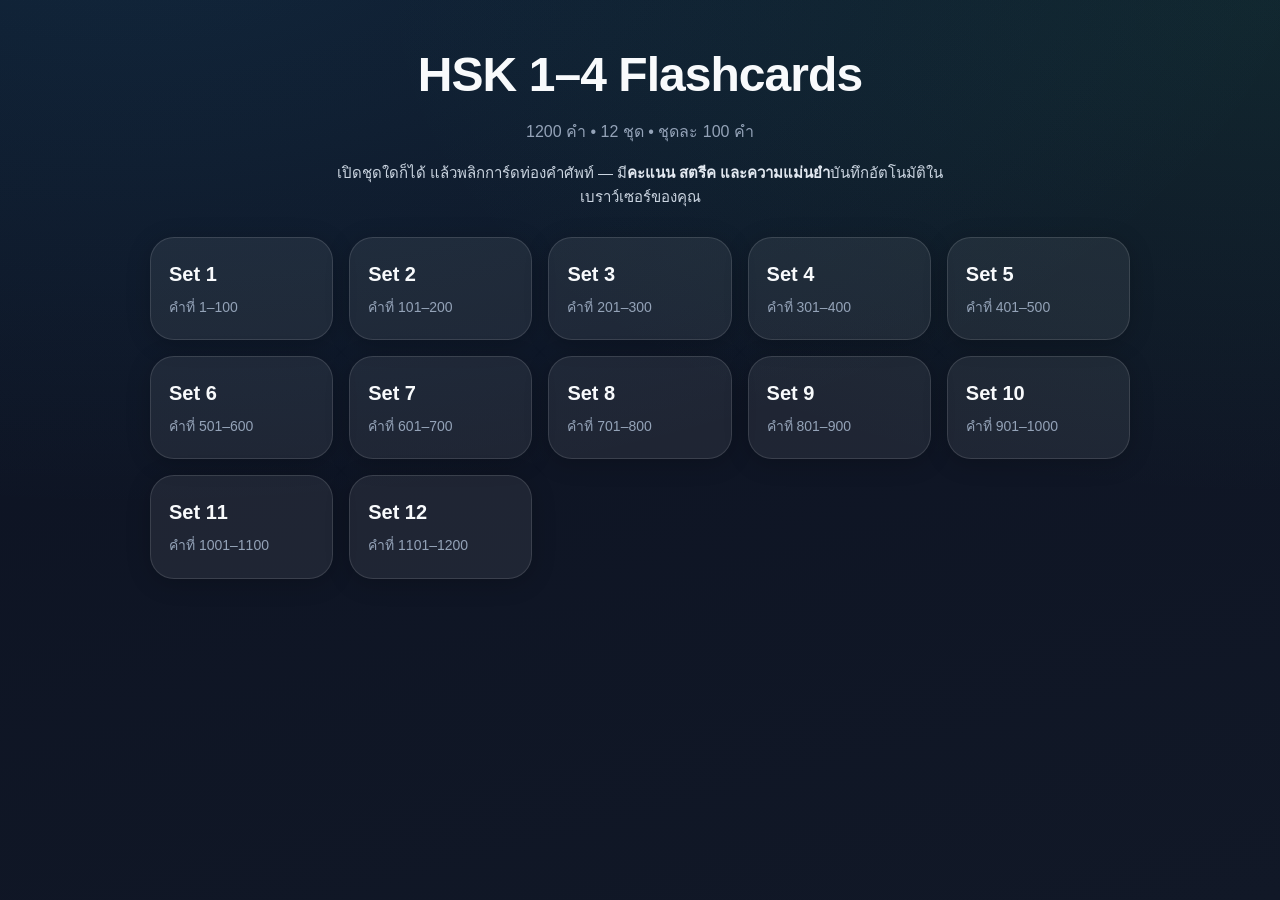
<file: index.html>
<!DOCTYPE html>
<html lang="th">
  <head>
    <meta charset="UTF-8" />
    <meta name="viewport" content="width=device-width, initial-scale=1.0" />
    <title>HSK 1–4 Flashcards 1200</title>
    <link rel="stylesheet" href="assets/style.css" />
  </head>
  <body>
    <header>
      <h1>HSK 1–4 Flashcards</h1>
      <div class="subtitle">1200 คำ • 12 ชุด • ชุดละ 100 คำ</div>
      <p class="home-lead">
        เปิดชุดใดก็ได้ แล้วพลิกการ์ดท่องคำศัพท์ — มี<strong>คะแนน สตรีค และความแม่นยำ</strong>บันทึกอัตโนมัติในเบราว์เซอร์ของคุณ
      </p>
    </header>
    <main class="container">
      <div class="grid">
        <a class="set-link" href="set1.html">
          <div class="set-title">Set 1</div>
          <div class="set-desc">คำที่ 1–100</div>
        </a>
        <a class="set-link" href="set2.html">
          <div class="set-title">Set 2</div>
          <div class="set-desc">คำที่ 101–200</div>
        </a>
        <a class="set-link" href="set3.html">
          <div class="set-title">Set 3</div>
          <div class="set-desc">คำที่ 201–300</div>
        </a>
        <a class="set-link" href="set4.html">
          <div class="set-title">Set 4</div>
          <div class="set-desc">คำที่ 301–400</div>
        </a>
        <a class="set-link" href="set5.html">
          <div class="set-title">Set 5</div>
          <div class="set-desc">คำที่ 401–500</div>
        </a>
        <a class="set-link" href="set6.html">
          <div class="set-title">Set 6</div>
          <div class="set-desc">คำที่ 501–600</div>
        </a>
        <a class="set-link" href="set7.html">
          <div class="set-title">Set 7</div>
          <div class="set-desc">คำที่ 601–700</div>
        </a>
        <a class="set-link" href="set8.html">
          <div class="set-title">Set 8</div>
          <div class="set-desc">คำที่ 701–800</div>
        </a>
        <a class="set-link" href="set9.html">
          <div class="set-title">Set 9</div>
          <div class="set-desc">คำที่ 801–900</div>
        </a>
        <a class="set-link" href="set10.html">
          <div class="set-title">Set 10</div>
          <div class="set-desc">คำที่ 901–1000</div>
        </a>
        <a class="set-link" href="set11.html">
          <div class="set-title">Set 11</div>
          <div class="set-desc">คำที่ 1001–1100</div>
        </a>
        <a class="set-link" href="set12.html">
          <div class="set-title">Set 12</div>
          <div class="set-desc">คำที่ 1101–1200</div>
        </a>
      </div>
    </main>
  </body>
</html>
</file>
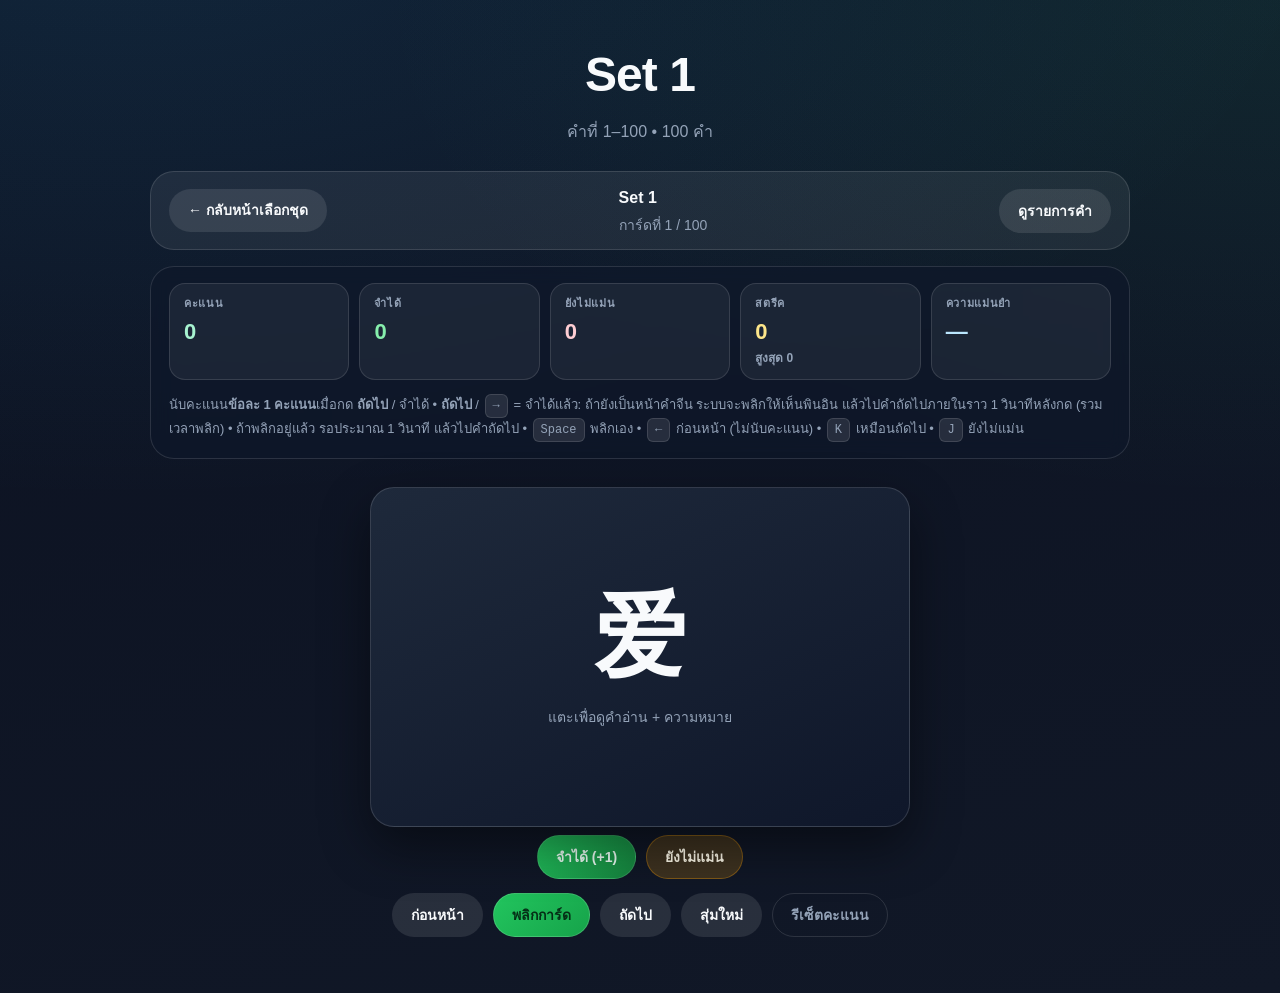
<file: set1.html>
<!DOCTYPE html><html lang="th"><head><meta charset="UTF-8"><meta name="viewport" content="width=device-width, initial-scale=1.0"><title>HSK Flashcards - Set 1</title><link rel="stylesheet" href="assets/style.css"></head><body><header><h1>Set 1</h1><div class="subtitle">คำที่ 1–100 • 100 คำ</div></header><main class="container"><div class="topbar"><a class="back-link" href="index.html">← กลับหน้าเลือกชุด</a><div><strong>Set 1</strong><div class="progress" id="progress"></div></div><button class="btn" onclick="toggleList()">ดูรายการคำ</button></div><section class="card-area"><div class="card" id="card" onclick="flipCard()"><div class="inner"><div class="front"><div class="hanzi" id="frontWord"></div><div class="subtitle">แตะเพื่อดูคำอ่าน + ความหมาย</div></div><div class="back"><div class="pinyin" id="backPinyin"></div><div class="meaning" id="backMeaning"></div></div></div></div></section><div class="controls"><button class="btn" onclick="prevCard()">ก่อนหน้า</button><button class="btn primary" onclick="flipCard()">พลิกการ์ด</button><button class="btn" onclick="nextCard()">ถัดไป</button><button class="btn" onclick="shuffleCards()">สุ่มใหม่</button></div><div id="wordList" class="word-list hidden"></div></main><script>const words = [
  {
    "word": "爱",
    "pinyin": "ài",
    "meaning": "ชอบ"
  },
  {
    "word": "八",
    "pinyin": "bā",
    "meaning": "แปด"
  },
  {
    "word": "爸爸",
    "pinyin": "bàba",
    "meaning": "พ่อ"
  },
  {
    "word": "杯子",
    "pinyin": "bēizi",
    "meaning": "ถ้วย, แก้ว"
  },
  {
    "word": "北京",
    "pinyin": "Běijīng",
    "meaning": "ปักกิ่ง"
  },
  {
    "word": "本",
    "pinyin": "běn",
    "meaning": "สมุด"
  },
  {
    "word": "不客气",
    "pinyin": "búkèqi",
    "meaning": "ไม่เป็นไร (ตอบรับเมื่ออีกฝ่ายขอบคุณ)"
  },
  {
    "word": "不",
    "pinyin": "bù",
    "meaning": "ไม่"
  },
  {
    "word": "菜",
    "pinyin": "cài",
    "meaning": "กับข้าว"
  },
  {
    "word": "茶",
    "pinyin": "chá",
    "meaning": "น้าชา, ใบชา"
  },
  {
    "word": "吃",
    "pinyin": "chī",
    "meaning": "กิน"
  },
  {
    "word": "出租车",
    "pinyin": "chūzūchē",
    "meaning": "รถแท็กซี่"
  },
  {
    "word": "打电话",
    "pinyin": "dǎ diànhuà",
    "meaning": "โทรศัพท์"
  },
  {
    "word": "大",
    "pinyin": "dà",
    "meaning": "ใหญ่"
  },
  {
    "word": "的",
    "pinyin": "de",
    "meaning": "ใช้เน้นความ"
  },
  {
    "word": "点",
    "pinyin": "diǎn",
    "meaning": "สั่ง (อาหาร)"
  },
  {
    "word": "电脑",
    "pinyin": "diànnǎo",
    "meaning": "คอมพิวเตอร์"
  },
  {
    "word": "电视",
    "pinyin": "diànshì",
    "meaning": "โทรทัศน์"
  },
  {
    "word": "电影",
    "pinyin": "diànyǐng",
    "meaning": "ภาพยนตร์"
  },
  {
    "word": "东西",
    "pinyin": "dōngxi",
    "meaning": "สิ่งของ"
  },
  {
    "word": "都",
    "pinyin": "dōu",
    "meaning": "ใช้เน้นความ"
  },
  {
    "word": "读",
    "pinyin": "dú",
    "meaning": "อ่าน"
  },
  {
    "word": "对不起",
    "pinyin": "duìbuqǐ ขอโทษ 甲：～。乙：没关系。",
    "meaning": "มาก"
  },
  {
    "word": "多",
    "pinyin": "duō",
    "meaning": "แค่ไหน, เท่าไหร่"
  },
  {
    "word": "多少",
    "pinyin": "duōshao",
    "meaning": "เท่าไหร่"
  },
  {
    "word": "儿子",
    "pinyin": "érzi",
    "meaning": "ลูกชาย"
  },
  {
    "word": "二",
    "pinyin": "èr",
    "meaning": "สอง"
  },
  {
    "word": "饭店",
    "pinyin": "fàndiàn",
    "meaning": "ร้านอาหาร, โรงแรม"
  },
  {
    "word": "飞机",
    "pinyin": "fēijī",
    "meaning": "เครื่องบิน"
  },
  {
    "word": "分钟",
    "pinyin": "fēnzhōng",
    "meaning": "นาที"
  },
  {
    "word": "高兴",
    "pinyin": "gāoxìng",
    "meaning": "ดีใจ"
  },
  {
    "word": "个",
    "pinyin": "gè",
    "meaning": "คน, อัน (ลักษณนาม)"
  },
  {
    "word": "工作",
    "pinyin": "gōngzuò",
    "meaning": "ท้างาน"
  },
  {
    "word": "汉语",
    "pinyin": "Hànyǔ",
    "meaning": "ภาษาจีน"
  },
  {
    "word": "好",
    "pinyin": "hǎo ได้ (ค้าแสดงการขานตอบ) 你听我说，～吗？",
    "meaning": "มาก"
  },
  {
    "word": "号",
    "pinyin": "hào",
    "meaning": "หมายเลข"
  },
  {
    "word": "喝",
    "pinyin": "hē",
    "meaning": "ดื่ม"
  },
  {
    "word": "和",
    "pinyin": "hé",
    "meaning": "กับ"
  },
  {
    "word": "很",
    "pinyin": "hěn",
    "meaning": "มาก"
  },
  {
    "word": "后面",
    "pinyin": "hòumiàn",
    "meaning": "ต่อไป, ภายหลัง"
  },
  {
    "word": "回",
    "pinyin": "huí",
    "meaning": "ครัง"
  },
  {
    "word": "会",
    "pinyin": "huì",
    "meaning": "เป็นไปได้, อาจจะ"
  },
  {
    "word": "几",
    "pinyin": "jǐ",
    "meaning": "แสดงจ้านวนไม่แน่นอน (จ้านวนมากกว่า ๑ แต่ไม่เกิน ๑๐ )"
  },
  {
    "word": "家",
    "pinyin": "jiā",
    "meaning": "แห่ง (ลักษณนามของครอบครัวหรือบริษัท)"
  },
  {
    "word": "叫",
    "pinyin": "jiào",
    "meaning": "ชื่อว่า"
  },
  {
    "word": "今天",
    "pinyin": "jīntiān",
    "meaning": "แห่ง (ลักษณนามของครอบครัวหรือบริษัท)"
  },
  {
    "word": "九",
    "pinyin": "jiǔ",
    "meaning": "เก้า"
  },
  {
    "word": "开",
    "pinyin": "kāi",
    "meaning": "เปิด, ก่อตัง"
  },
  {
    "word": "看",
    "pinyin": "kàn",
    "meaning": "อ่าน"
  },
  {
    "word": "看见",
    "pinyin": "kànjiàn",
    "meaning": "เห็น"
  },
  {
    "word": "块",
    "pinyin": "kuài",
    "meaning": "ชิน"
  },
  {
    "word": "来",
    "pinyin": "lái",
    "meaning": "ขอ, เอา"
  },
  {
    "word": "老师",
    "pinyin": "lǎoshī",
    "meaning": "ครู"
  },
  {
    "word": "了",
    "pinyin": "le",
    "meaning": "แล้ว"
  },
  {
    "word": "冷",
    "pinyin": "lěng",
    "meaning": "หนาว"
  },
  {
    "word": "里",
    "pinyin": "lǐ",
    "meaning": "ใน"
  },
  {
    "word": "零",
    "pinyin": "lí ng",
    "meaning": "ศูนย์"
  },
  {
    "word": "六",
    "pinyin": "liù",
    "meaning": "หก"
  },
  {
    "word": "妈妈",
    "pinyin": "māma",
    "meaning": "แม่"
  },
  {
    "word": "吗",
    "pinyin": "ma",
    "meaning": "ไหม หรือไม่ (ใช้ในประโยคค้าถาม)"
  },
  {
    "word": "买",
    "pinyin": "mǎi",
    "meaning": "ซือ"
  },
  {
    "word": "没关系",
    "pinyin": "méi guānxi",
    "meaning": "ไม่เป็นไร (ตอบรับเมื่ออีกฝ่ายขอโทษ)"
  },
  {
    "word": "没有",
    "pinyin": "méiyǒu",
    "meaning": "ไม่ม,ี ไม่เท่า"
  },
  {
    "word": "米饭",
    "pinyin": "mǐfàn",
    "meaning": "ข้าวสวย"
  },
  {
    "word": "明天",
    "pinyin": "míngtiān",
    "meaning": "พรุ่งนี"
  },
  {
    "word": "名字",
    "pinyin": "mí ngzi",
    "meaning": "ชื่อ"
  },
  {
    "word": "哪",
    "pinyin": "nǎ",
    "meaning": "ไหน"
  },
  {
    "word": "哪儿",
    "pinyin": "nǎr",
    "meaning": "ที่ไหน"
  },
  {
    "word": "那（那儿）",
    "pinyin": "nà（nàr）",
    "meaning": "นั่น; ที่นั่น"
  },
  {
    "word": "呢",
    "pinyin": "ne",
    "meaning": "ใส่ไว้ท้ายประโยคแสดงการเน้นหรือแสดงการกระท้าต่อเนื่อง"
  },
  {
    "word": "能",
    "pinyin": "néng",
    "meaning": "สามารถ, ได้"
  },
  {
    "word": "你",
    "pinyin": "nǐ",
    "meaning": "คุณ, เธอ"
  },
  {
    "word": "年",
    "pinyin": "nián",
    "meaning": "ปี"
  },
  {
    "word": "女儿",
    "pinyin": "nǚ’ér",
    "meaning": "ลูกสาว"
  },
  {
    "word": "朋友",
    "pinyin": "péngyou",
    "meaning": "เพื่อน"
  },
  {
    "word": "漂亮",
    "pinyin": "piàoliang",
    "meaning": "สวย"
  },
  {
    "word": "苹果",
    "pinyin": "píngguǒ",
    "meaning": "แอปเปิ้ล"
  },
  {
    "word": "七",
    "pinyin": "qī",
    "meaning": "เจ็ด"
  },
  {
    "word": "钱",
    "pinyin": "qián",
    "meaning": "เงิน"
  },
  {
    "word": "前面",
    "pinyin": "qiánmiàn",
    "meaning": "ด้านหน้า"
  },
  {
    "word": "请",
    "pinyin": "qǐng",
    "meaning": "ขอร้อง"
  },
  {
    "word": "去",
    "pinyin": "qù",
    "meaning": "ใช้บอกทิศทาง"
  },
  {
    "word": "热",
    "pinyin": "rè",
    "meaning": "อุ่นให้ร้อน"
  },
  {
    "word": "人",
    "pinyin": "rén",
    "meaning": "คน"
  },
  {
    "word": "认识",
    "pinyin": "rènshi",
    "meaning": "รู้จัก"
  },
  {
    "word": "三",
    "pinyin": "sān",
    "meaning": "สาม"
  },
  {
    "word": "商店",
    "pinyin": "shāngdiàn",
    "meaning": "ร้านค้า"
  },
  {
    "word": "上",
    "pinyin": "shàng",
    "meaning": "เข้าร่วม, เข้าเรียน"
  },
  {
    "word": "上午",
    "pinyin": "shàngwǔ",
    "meaning": "ช่วงเช้า"
  },
  {
    "word": "少",
    "pinyin": "shǎo",
    "meaning": "ขาด, ไม่พอ"
  },
  {
    "word": "谁",
    "pinyin": "shéi",
    "meaning": "ใคร"
  },
  {
    "word": "什么",
    "pinyin": "shénme",
    "meaning": "อะไรๆ"
  },
  {
    "word": "十",
    "pinyin": "shí",
    "meaning": "สิบ"
  },
  {
    "word": "时候",
    "pinyin": "shí hou",
    "meaning": "ตอนที่"
  },
  {
    "word": "是",
    "pinyin": "shì 甲：你是中国人吗？",
    "meaning": "ใช่ (ใช้ในประโยคค้าตอบแสดงการเห็นด้วย)"
  },
  {
    "word": "书",
    "pinyin": "shū",
    "meaning": "หนังสือ"
  },
  {
    "word": "水",
    "pinyin": "shuǐ",
    "meaning": "น้า"
  },
  {
    "word": "水果",
    "pinyin": "shuǐguǒ",
    "meaning": "ผลไม้"
  },
  {
    "word": "睡觉",
    "pinyin": "shuì jiào",
    "meaning": "นอน, หลับ"
  },
  {
    "word": "说",
    "pinyin": "shuō",
    "meaning": "พูด"
  }
];</script><script src="assets/script.js"></script></body></html>
</file>
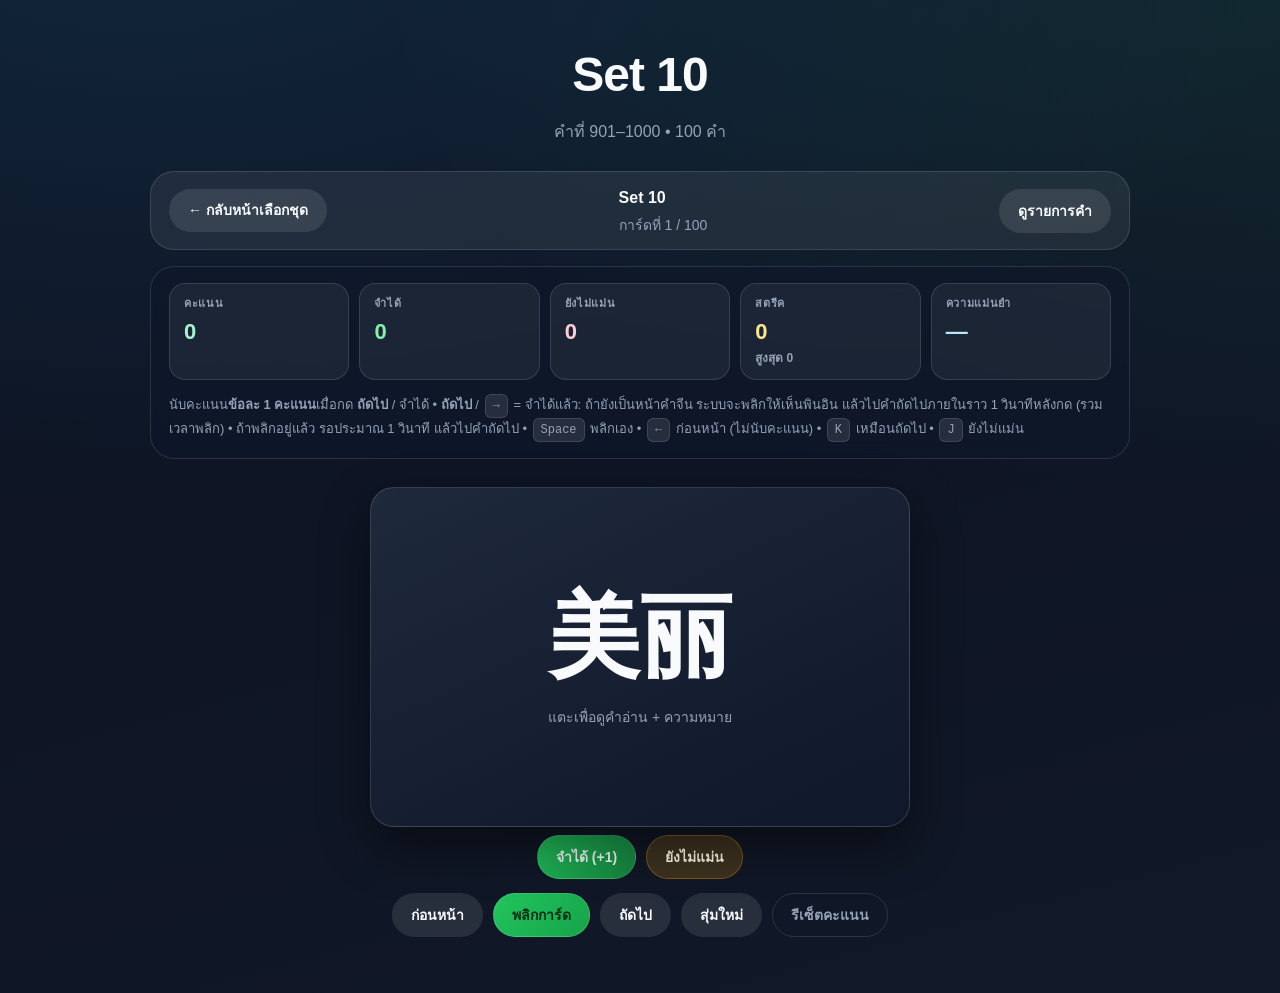
<file: set10.html>
<!DOCTYPE html><html lang="th"><head><meta charset="UTF-8"><meta name="viewport" content="width=device-width, initial-scale=1.0"><title>HSK Flashcards - Set 10</title><link rel="stylesheet" href="assets/style.css"></head><body><header><h1>Set 10</h1><div class="subtitle">คำที่ 901–1000 • 100 คำ</div></header><main class="container"><div class="topbar"><a class="back-link" href="index.html">← กลับหน้าเลือกชุด</a><div><strong>Set 10</strong><div class="progress" id="progress"></div></div><button class="btn" onclick="toggleList()">ดูรายการคำ</button></div><section class="card-area"><div class="card" id="card" onclick="flipCard()"><div class="inner"><div class="front"><div class="hanzi" id="frontWord"></div><div class="subtitle">แตะเพื่อดูคำอ่าน + ความหมาย</div></div><div class="back"><div class="pinyin" id="backPinyin"></div><div class="meaning" id="backMeaning"></div></div></div></div></section><div class="controls"><button class="btn" onclick="prevCard()">ก่อนหน้า</button><button class="btn primary" onclick="flipCard()">พลิกการ์ด</button><button class="btn" onclick="nextCard()">ถัดไป</button><button class="btn" onclick="shuffleCards()">สุ่มใหม่</button></div><div id="wordList" class="word-list hidden"></div></main><script>const words = [
  {
    "word": "美丽",
    "pinyin": "měilì",
    "meaning": "สวยงาม"
  },
  {
    "word": "梦",
    "pinyin": "mèng",
    "meaning": "ฝัน"
  },
  {
    "word": "迷路",
    "pinyin": "mílù",
    "meaning": "หลงทาง"
  },
  {
    "word": "密码",
    "pinyin": "mìmǎ",
    "meaning": "รหัสลับ"
  },
  {
    "word": "免费",
    "pinyin": "miǎnfèi",
    "meaning": "ฟรี"
  },
  {
    "word": "秒",
    "pinyin": "miǎo",
    "meaning": "วินาที"
  },
  {
    "word": "民族",
    "pinyin": "mí nzú",
    "meaning": "ชนชาติ"
  },
  {
    "word": "母亲",
    "pinyin": "mǔqīn",
    "meaning": "แม่"
  },
  {
    "word": "目的",
    "pinyin": "mùdì",
    "meaning": "จุดประสงค์"
  },
  {
    "word": "内",
    "pinyin": "nèi",
    "meaning": "ข้างใน"
  },
  {
    "word": "内容",
    "pinyin": "nèiróng",
    "meaning": "เนือหา"
  },
  {
    "word": "耐心",
    "pinyin": "nàixīn",
    "meaning": "ความอดทน"
  },
  {
    "word": "难道",
    "pinyin": "nándào",
    "meaning": "หรือ,หรือว่า(ใช้ในประโยคย้อนถาม)"
  },
  {
    "word": "难受",
    "pinyin": "nánshòu",
    "meaning": "ไม่สบาย, ทนไม่ไหว"
  },
  {
    "word": "能力",
    "pinyin": "nénglì",
    "meaning": "ความสามารถ"
  },
  {
    "word": "年龄",
    "pinyin": "niánlí ng",
    "meaning": "อายุ"
  },
  {
    "word": "弄",
    "pinyin": "nòng",
    "meaning": "ท้า"
  },
  {
    "word": "暖和",
    "pinyin": "nuǎnhuo",
    "meaning": "อบอุ่น"
  },
  {
    "word": "偶尔",
    "pinyin": "ǒu’ěr",
    "meaning": "บางที"
  },
  {
    "word": "排队",
    "pinyin": "páiduì",
    "meaning": "เข้าแถว"
  },
  {
    "word": "排列",
    "pinyin": "páiliè",
    "meaning": "จัดเรียง"
  },
  {
    "word": "排球",
    "pinyin": "páiqí u",
    "meaning": "วอลเลย์บอล"
  },
  {
    "word": "判断",
    "pinyin": "pànduàn",
    "meaning": "ข้อตัดสิน, ข้อวินิจฉัย"
  },
  {
    "word": "陪",
    "pinyin": "péi",
    "meaning": "อยู่เป็นเพื่อน"
  },
  {
    "word": "批评",
    "pinyin": "pīpíng",
    "meaning": "ค้าวิจารณ์"
  },
  {
    "word": "皮肤",
    "pinyin": "pífū",
    "meaning": "ผิวหนัง"
  },
  {
    "word": "脾气",
    "pinyin": "pí qi",
    "meaning": "นิสัย"
  },
  {
    "word": "篇",
    "pinyin": "piān",
    "meaning": "ฉบับ, ชิน (ลักษณนามของบทความ)"
  },
  {
    "word": "骗",
    "pinyin": "piàn",
    "meaning": "หลอก"
  },
  {
    "word": "乒乓球",
    "pinyin": "pīngpāngqiú",
    "meaning": "ปิงปอง"
  },
  {
    "word": "平时",
    "pinyin": "pí ngshí",
    "meaning": "ปกติ"
  },
  {
    "word": "瓶子",
    "pinyin": "pí ngzi",
    "meaning": "ขวด"
  },
  {
    "word": "破",
    "pinyin": "pò",
    "meaning": "ขาด"
  },
  {
    "word": "葡萄",
    "pinyin": "pútao",
    "meaning": "องุ่น"
  },
  {
    "word": "普遍",
    "pinyin": "pǔbiàn",
    "meaning": "อย่างแพร่หลาย, เป็นธรรมดา"
  },
  {
    "word": "其次",
    "pinyin": "qí cì",
    "meaning": "ล้าดับต่อมา"
  },
  {
    "word": "其中",
    "pinyin": "qízhōng",
    "meaning": "ในจ้านวนนี"
  },
  {
    "word": "起来",
    "pinyin": "qǐlái",
    "meaning": "ขึนมา"
  },
  {
    "word": "气候",
    "pinyin": "qì hòu",
    "meaning": "สภาพอากาศ"
  },
  {
    "word": "千万",
    "pinyin": "qiānwàn",
    "meaning": "เด็ดขาด"
  },
  {
    "word": "签证",
    "pinyin": "qiānzhèng",
    "meaning": "วีซ่า"
  },
  {
    "word": "敲",
    "pinyin": "qiāo",
    "meaning": "เคาะ"
  },
  {
    "word": "桥",
    "pinyin": "qiáo",
    "meaning": "สะพาน"
  },
  {
    "word": "巧克力",
    "pinyin": "qiǎokèlì",
    "meaning": "ช็อกโกแลต"
  },
  {
    "word": "亲戚",
    "pinyin": "qīnqi",
    "meaning": "ญาติ"
  },
  {
    "word": "轻",
    "pinyin": "qīng",
    "meaning": "เบา"
  },
  {
    "word": "轻松",
    "pinyin": "qīngsōng",
    "meaning": "ผ่อนคลาย"
  },
  {
    "word": "情况",
    "pinyin": "qí ngkuàng",
    "meaning": "สถานการณ์"
  },
  {
    "word": "请假",
    "pinyin": "qǐngjià",
    "meaning": "ลา"
  },
  {
    "word": "穷",
    "pinyin": "qióng",
    "meaning": "ยากจน"
  },
  {
    "word": "区别",
    "pinyin": "qūbié",
    "meaning": "ความแตกต่าง"
  },
  {
    "word": "取",
    "pinyin": "qǔ",
    "meaning": "เบิก"
  },
  {
    "word": "全部",
    "pinyin": "quánbù",
    "meaning": "ทังหมด"
  },
  {
    "word": "缺点",
    "pinyin": "quēdiǎn",
    "meaning": "ข้อเสีย"
  },
  {
    "word": "缺少",
    "pinyin": "quēshǎo",
    "meaning": "ขาด, ขาดแคลน"
  },
  {
    "word": "却",
    "pinyin": "què",
    "meaning": "กลับ"
  },
  {
    "word": "确实",
    "pinyin": "quèshí",
    "meaning": "อย่างแท้จริง"
  },
  {
    "word": "然而",
    "pinyin": "rán’ér",
    "meaning": "แต่ว่า"
  },
  {
    "word": "热闹",
    "pinyin": "rènao",
    "meaning": "คึกคัก, ครึกครืน"
  },
  {
    "word": "任何",
    "pinyin": "rènhé",
    "meaning": "ใดๆ"
  },
  {
    "word": "任务",
    "pinyin": "rènwu",
    "meaning": "ภารกิจ"
  },
  {
    "word": "扔",
    "pinyin": "rēng",
    "meaning": "โยนทิง"
  },
  {
    "word": "仍然",
    "pinyin": "réngrán",
    "meaning": "ยังคง"
  },
  {
    "word": "日记",
    "pinyin": "rì jì",
    "meaning": "บันทึกประจ้าวัน"
  },
  {
    "word": "入口",
    "pinyin": "rùkǒu",
    "meaning": "ทางเข้า"
  },
  {
    "word": "散步",
    "pinyin": "sànbù",
    "meaning": "เดินเล่น"
  },
  {
    "word": "森林",
    "pinyin": "sēnlín",
    "meaning": "ป่าไม้"
  },
  {
    "word": "沙发",
    "pinyin": "shāfā",
    "meaning": "โซฟา"
  },
  {
    "word": "伤心",
    "pinyin": "shāngxīn",
    "meaning": "เสียใจ"
  },
  {
    "word": "商量",
    "pinyin": "shāngliang",
    "meaning": "ปรึกษา"
  },
  {
    "word": "稍微",
    "pinyin": "shāowēi",
    "meaning": "เล็กน้อย"
  },
  {
    "word": "勺子",
    "pinyin": "sháozi",
    "meaning": "ช้อน"
  },
  {
    "word": "社会",
    "pinyin": "shèhuì",
    "meaning": "สังคม"
  },
  {
    "word": "申请",
    "pinyin": "shēnqǐng",
    "meaning": "ขอ, ยื่นเรื่อง"
  },
  {
    "word": "深",
    "pinyin": "shēn",
    "meaning": "ลึก"
  },
  {
    "word": "甚至",
    "pinyin": "shènzhì",
    "meaning": "ถึงขนาด"
  },
  {
    "word": "生活",
    "pinyin": "shēnghuó",
    "meaning": "การด้ารงชีวิต"
  },
  {
    "word": "生命",
    "pinyin": "shēngmìng",
    "meaning": "ชีวิต"
  },
  {
    "word": "生意",
    "pinyin": "shēngyi",
    "meaning": "การค้า"
  },
  {
    "word": "省",
    "pinyin": "shěng",
    "meaning": "มณฑล"
  },
  {
    "word": "剩",
    "pinyin": "shèng",
    "meaning": "เหลือ"
  },
  {
    "word": "失败",
    "pinyin": "shībài 虽然经历过很多次～，但我从来没有放弃",
    "meaning": "ความพ่ายแพ้, ความล้มเหลว"
  },
  {
    "word": "失望",
    "pinyin": "shīwàng",
    "meaning": "ผิดหวัง"
  },
  {
    "word": "师傅",
    "pinyin": "shīfu",
    "meaning": "ค้าเรียกช่างฝีมือหรือผู้ที่มีความสามารถเฉพาะทาง"
  },
  {
    "word": "十分",
    "pinyin": "shífēn",
    "meaning": "มาก"
  },
  {
    "word": "实际",
    "pinyin": "shí jì",
    "meaning": "จริง, แท้จริง"
  },
  {
    "word": "实在",
    "pinyin": "shí zaì",
    "meaning": "จริงๆ"
  },
  {
    "word": "使",
    "pinyin": "shǐ",
    "meaning": "ท้าให้"
  },
  {
    "word": "使用",
    "pinyin": "shǐyòng",
    "meaning": "ใช้"
  },
  {
    "word": "世纪",
    "pinyin": "shì jì",
    "meaning": "ศตวรรษ"
  },
  {
    "word": "是否",
    "pinyin": "shìfǒu",
    "meaning": "หรือไม่"
  },
  {
    "word": "适合",
    "pinyin": "shì hé",
    "meaning": "เหมาะ"
  },
  {
    "word": "适应",
    "pinyin": "shìyì ng",
    "meaning": "ปรับตัวให้เข้ากับ"
  },
  {
    "word": "收",
    "pinyin": "shōu",
    "meaning": "ได้รับ"
  },
  {
    "word": "收入",
    "pinyin": "shōurù",
    "meaning": "รายรับ, รายได้"
  },
  {
    "word": "收拾",
    "pinyin": "shōushi",
    "meaning": "จัด, เก็บ"
  },
  {
    "word": "首都",
    "pinyin": "shǒudū",
    "meaning": "เมืองหลวง"
  },
  {
    "word": "首先",
    "pinyin": "shǒuxiān",
    "meaning": "ก่อนอื่น"
  },
  {
    "word": "受不了",
    "pinyin": "shòubuliǎo",
    "meaning": "ทนไม่ไหว"
  },
  {
    "word": "受到",
    "pinyin": "shòudào",
    "meaning": "ได้รับ"
  }
];</script><script src="assets/script.js"></script></body></html>
</file>
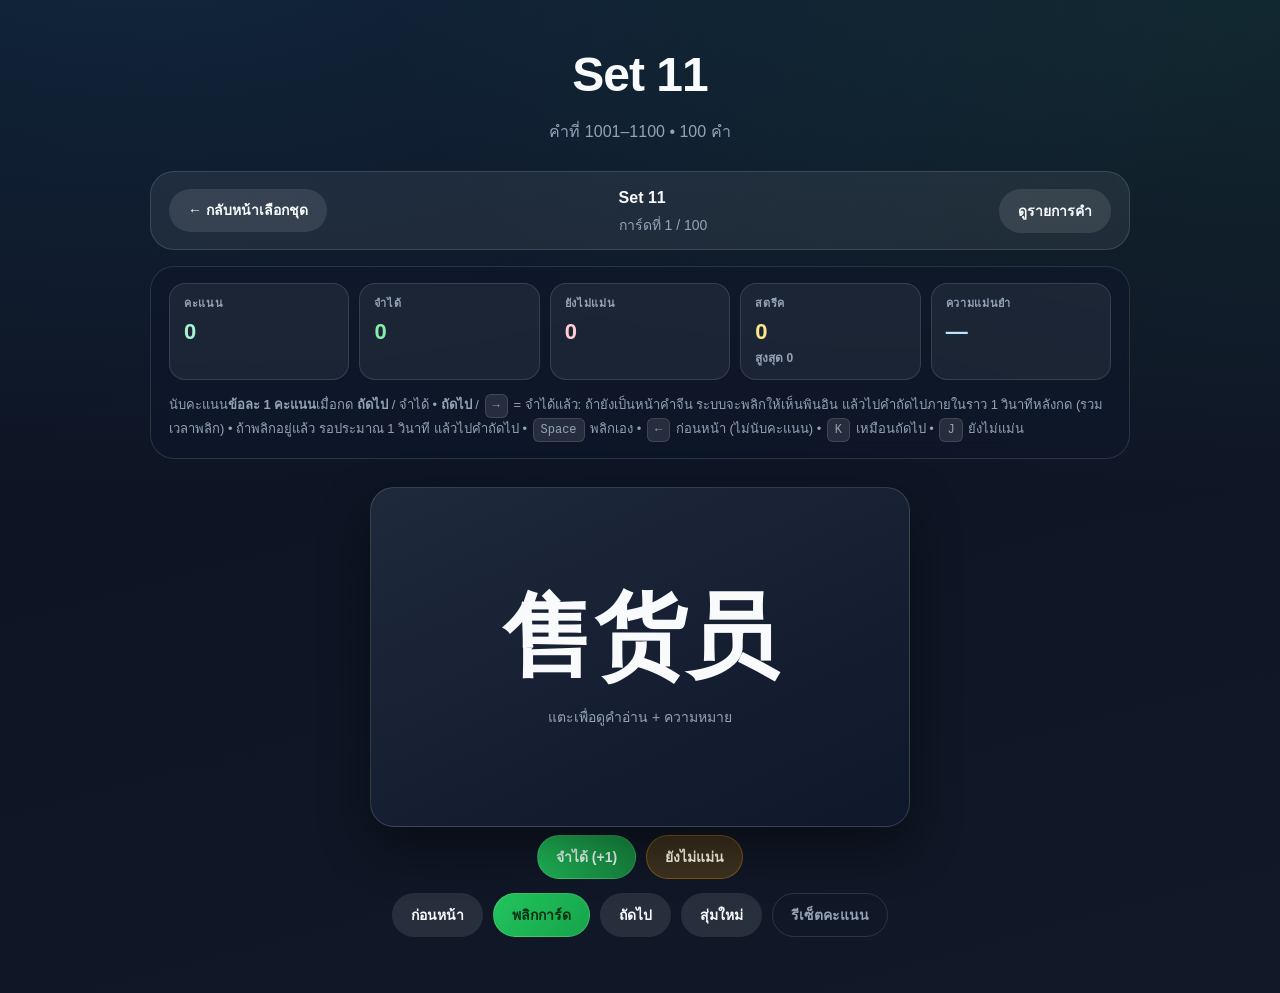
<file: set11.html>
<!DOCTYPE html><html lang="th"><head><meta charset="UTF-8"><meta name="viewport" content="width=device-width, initial-scale=1.0"><title>HSK Flashcards - Set 11</title><link rel="stylesheet" href="assets/style.css"></head><body><header><h1>Set 11</h1><div class="subtitle">คำที่ 1001–1100 • 100 คำ</div></header><main class="container"><div class="topbar"><a class="back-link" href="index.html">← กลับหน้าเลือกชุด</a><div><strong>Set 11</strong><div class="progress" id="progress"></div></div><button class="btn" onclick="toggleList()">ดูรายการคำ</button></div><section class="card-area"><div class="card" id="card" onclick="flipCard()"><div class="inner"><div class="front"><div class="hanzi" id="frontWord"></div><div class="subtitle">แตะเพื่อดูคำอ่าน + ความหมาย</div></div><div class="back"><div class="pinyin" id="backPinyin"></div><div class="meaning" id="backMeaning"></div></div></div></div></section><div class="controls"><button class="btn" onclick="prevCard()">ก่อนหน้า</button><button class="btn primary" onclick="flipCard()">พลิกการ์ด</button><button class="btn" onclick="nextCard()">ถัดไป</button><button class="btn" onclick="shuffleCards()">สุ่มใหม่</button></div><div id="wordList" class="word-list hidden"></div></main><script>const words = [
  {
    "word": "售货员",
    "pinyin": "shòuhuòyuán",
    "meaning": "พนักงานขาย"
  },
  {
    "word": "输",
    "pinyin": "shū",
    "meaning": "แพ้"
  },
  {
    "word": "熟悉",
    "pinyin": "shúxī",
    "meaning": "สนิทสนม"
  },
  {
    "word": "数量",
    "pinyin": "shùliàng",
    "meaning": "จ้านวน"
  },
  {
    "word": "数字",
    "pinyin": "shùzì",
    "meaning": "ตัวเลข"
  },
  {
    "word": "帅",
    "pinyin": "shuài",
    "meaning": "หล่อ"
  },
  {
    "word": "顺便",
    "pinyin": "shùnbiàn",
    "meaning": "แวะ, ถือโอกาส"
  },
  {
    "word": "顺利",
    "pinyin": "shùnlì",
    "meaning": "ราบรื่น"
  },
  {
    "word": "顺序",
    "pinyin": "shùnxù",
    "meaning": "ล้าดับ"
  },
  {
    "word": "说明",
    "pinyin": "shuōmíng",
    "meaning": "อธิบาย"
  },
  {
    "word": "硕士",
    "pinyin": "shuòshì",
    "meaning": "ปริญญาโท"
  },
  {
    "word": "死",
    "pinyin": "sǐ",
    "meaning": "ตาย"
  },
  {
    "word": "速度",
    "pinyin": "sùdù",
    "meaning": "ความเร็ว"
  },
  {
    "word": "塑料袋",
    "pinyin": "sùliàodài",
    "meaning": "ถุงพลาสติก"
  },
  {
    "word": "酸",
    "pinyin": "suān",
    "meaning": "เปรียว"
  },
  {
    "word": "随便",
    "pinyin": "suí biàn",
    "meaning": "ตามสะดวก, ตามสบาย"
  },
  {
    "word": "随着",
    "pinyin": "suí zhe",
    "meaning": "ตามที่"
  },
  {
    "word": "孙子",
    "pinyin": "sūnzi",
    "meaning": "หลาน"
  },
  {
    "word": "所有",
    "pinyin": "suǒyǒu",
    "meaning": "ทุก, ทังหมด"
  },
  {
    "word": "台",
    "pinyin": "tái",
    "meaning": "เครื่อง"
  },
  {
    "word": "抬",
    "pinyin": "tái",
    "meaning": "ยก"
  },
  {
    "word": "态度",
    "pinyin": "tàidu",
    "meaning": "ท่าที, ลักษณะท่าทาง"
  },
  {
    "word": "谈",
    "pinyin": "tán",
    "meaning": "คุย"
  },
  {
    "word": "弹钢琴",
    "pinyin": "tán gāngqín",
    "meaning": "เล่นเปียโน"
  },
  {
    "word": "汤",
    "pinyin": "tāng",
    "meaning": "น้าแกง, ซุป"
  },
  {
    "word": "糖",
    "pinyin": "táng",
    "meaning": "น้าตาล"
  },
  {
    "word": "躺",
    "pinyin": "tǎng",
    "meaning": "นอน"
  },
  {
    "word": "趟",
    "pinyin": "tàng",
    "meaning": "ครัง, เที่ยว (ลักษณนาม)"
  },
  {
    "word": "讨论",
    "pinyin": "tǎolùn",
    "meaning": "การอภิปราย"
  },
  {
    "word": "讨厌",
    "pinyin": "tǎoyàn",
    "meaning": "น่าร้าคาญ"
  },
  {
    "word": "特点",
    "pinyin": "tèdiǎn",
    "meaning": "จุดเด่น"
  },
  {
    "word": "提",
    "pinyin": "tí",
    "meaning": "หิว, ถือ"
  },
  {
    "word": "提供",
    "pinyin": "tígōng",
    "meaning": "จัดหาให้"
  },
  {
    "word": "提前",
    "pinyin": "tí qián",
    "meaning": "เลื่อนเร็วขึน"
  },
  {
    "word": "提醒",
    "pinyin": "tíxǐng",
    "meaning": "เตือน"
  },
  {
    "word": "填空",
    "pinyin": "tiánkòng",
    "meaning": "เติมค้า"
  },
  {
    "word": "条件",
    "pinyin": "tiáojiàn",
    "meaning": "เงื่อนไข"
  },
  {
    "word": "停",
    "pinyin": "tí ng",
    "meaning": "หยุด"
  },
  {
    "word": "挺",
    "pinyin": "tǐng",
    "meaning": "มาก"
  },
  {
    "word": "通过",
    "pinyin": "tōngguò",
    "meaning": "อาศัย ,โดย"
  },
  {
    "word": "通知",
    "pinyin": "tōngzhī",
    "meaning": "ประกาศแจ้ง"
  },
  {
    "word": "同情",
    "pinyin": "tóngqí ng",
    "meaning": "เห็นใจ, สงสาร"
  },
  {
    "word": "推",
    "pinyin": "tuī",
    "meaning": "ผลัก"
  },
  {
    "word": "推迟",
    "pinyin": "tuīchí",
    "meaning": "เลื่อนออกไป"
  },
  {
    "word": "脱",
    "pinyin": "tuō",
    "meaning": "ถอด"
  },
  {
    "word": "袜子",
    "pinyin": "wàzi",
    "meaning": "ถุงเท้า"
  },
  {
    "word": "完全",
    "pinyin": "wánquán",
    "meaning": "โดยสินเชิง"
  },
  {
    "word": "网球",
    "pinyin": "wǎngqiú",
    "meaning": "เทนนิส"
  },
  {
    "word": "网站",
    "pinyin": "wǎngzhàn",
    "meaning": "เว็บไซต์"
  },
  {
    "word": "往",
    "pinyin": "wǎng",
    "meaning": "ไปทางสู,่ ยัง"
  },
  {
    "word": "往往",
    "pinyin": "wǎngwǎng",
    "meaning": "มักจะ"
  },
  {
    "word": "危险",
    "pinyin": "wēixiǎn",
    "meaning": "อันตราย"
  },
  {
    "word": "卫生间",
    "pinyin": "wèishēngjiān",
    "meaning": "ห้องน้า"
  },
  {
    "word": "味道",
    "pinyin": "wèidào",
    "meaning": "รสชาติ"
  },
  {
    "word": "温度",
    "pinyin": "wēndù",
    "meaning": "อุณหภูมิ"
  },
  {
    "word": "文章",
    "pinyin": "wénzhāng",
    "meaning": "บทความ"
  },
  {
    "word": "污染",
    "pinyin": "wūrǎn",
    "meaning": "มลพิษ"
  },
  {
    "word": "无",
    "pinyin": "wú",
    "meaning": "ไม่มี"
  },
  {
    "word": "无聊",
    "pinyin": "wúliáo",
    "meaning": "น่าเบื่อ"
  },
  {
    "word": "无论",
    "pinyin": "wúlùn",
    "meaning": "ไม่ว่า"
  },
  {
    "word": "误会",
    "pinyin": "wùhuì",
    "meaning": "เรื่องเข้าใจผิด"
  },
  {
    "word": "西红柿",
    "pinyin": "xīhóngshì",
    "meaning": "มะเขือเทศ"
  },
  {
    "word": "吸引",
    "pinyin": "xīyǐn",
    "meaning": "ดึงดูด"
  },
  {
    "word": "咸",
    "pinyin": "xián",
    "meaning": "เค็ม"
  },
  {
    "word": "现金",
    "pinyin": "xiànjīn",
    "meaning": "เงินสด"
  },
  {
    "word": "羡慕",
    "pinyin": "xiànmù",
    "meaning": "อิจฉา"
  },
  {
    "word": "相反",
    "pinyin": "xiāngfǎn",
    "meaning": "ตรงกันข้าม"
  },
  {
    "word": "相同",
    "pinyin": "xiāngtóng",
    "meaning": "เหมือนกัน"
  },
  {
    "word": "香",
    "pinyin": "xiāng",
    "meaning": "หอม"
  },
  {
    "word": "详细",
    "pinyin": "xiángxì",
    "meaning": "ละเอียด"
  },
  {
    "word": "响",
    "pinyin": "xiǎng",
    "meaning": "ดัง"
  },
  {
    "word": "橡皮",
    "pinyin": "xiàngpí",
    "meaning": "ยางลบ"
  },
  {
    "word": "消息",
    "pinyin": "xiāoxi",
    "meaning": "ข่าว"
  },
  {
    "word": "小吃",
    "pinyin": "xiǎochī",
    "meaning": "ขนม"
  },
  {
    "word": "小说",
    "pinyin": "xiǎoshuō",
    "meaning": "นิยาย"
  },
  {
    "word": "效果",
    "pinyin": "xiàoguǒ",
    "meaning": "ผล, ประสิทธิผล"
  },
  {
    "word": "笑话",
    "pinyin": "xiàohua",
    "meaning": "เยาะเย้ย"
  },
  {
    "word": "心情",
    "pinyin": "xīnqíng",
    "meaning": "อารมณ์"
  },
  {
    "word": "辛苦",
    "pinyin": "xīnkǔ",
    "meaning": "ล้าบากเหน็ดเหนื่อย"
  },
  {
    "word": "信封",
    "pinyin": "xìnfēng",
    "meaning": "ซองจดหมาย"
  },
  {
    "word": "信息",
    "pinyin": "xìnxī",
    "meaning": "ข้อมูลข่าวสาร"
  },
  {
    "word": "信心",
    "pinyin": "xìnxīn",
    "meaning": "ความมั่นใจ"
  },
  {
    "word": "兴奋",
    "pinyin": "xīngfèn",
    "meaning": "ตื่นเต้น"
  },
  {
    "word": "行",
    "pinyin": "xí ng",
    "meaning": "ได้, โอเค"
  },
  {
    "word": "醒",
    "pinyin": "xǐng",
    "meaning": "ตื่น"
  },
  {
    "word": "幸福",
    "pinyin": "xì ngfú",
    "meaning": "ความสุข"
  },
  {
    "word": "性别",
    "pinyin": "xì ngbié",
    "meaning": "เพศ"
  },
  {
    "word": "性格",
    "pinyin": "xì nggé",
    "meaning": "นิสัย"
  },
  {
    "word": "修理",
    "pinyin": "xiūlǐ",
    "meaning": "ซ่อมแซม"
  },
  {
    "word": "许多",
    "pinyin": "xǔduō",
    "meaning": "มาก, หลาย"
  },
  {
    "word": "压力",
    "pinyin": "yālì",
    "meaning": "ความเครียด, ความกดดัน"
  },
  {
    "word": "牙膏",
    "pinyin": "yágāo",
    "meaning": "ยาสีฟัน"
  },
  {
    "word": "亚洲",
    "pinyin": "Yàzhōu",
    "meaning": "ทวีปเอเชีย"
  },
  {
    "word": "呀",
    "pinyin": "ya",
    "meaning": "อุ๊ย(ค้าแสดงการตกใจหรือประหลาดใจ) ว้าว"
  },
  {
    "word": "严格",
    "pinyin": "yángé",
    "meaning": "เข้มงวด"
  },
  {
    "word": "严重",
    "pinyin": "yánzhòng",
    "meaning": "รุนแรง"
  },
  {
    "word": "研究",
    "pinyin": "yánjiū",
    "meaning": "พิจารณา"
  },
  {
    "word": "盐",
    "pinyin": "yán",
    "meaning": "เกลือ"
  },
  {
    "word": "眼镜",
    "pinyin": "yǎnjìng",
    "meaning": "แว่นตา"
  },
  {
    "word": "演出",
    "pinyin": "yǎnchū",
    "meaning": "การแสดง"
  }
];</script><script src="assets/script.js"></script></body></html>
</file>
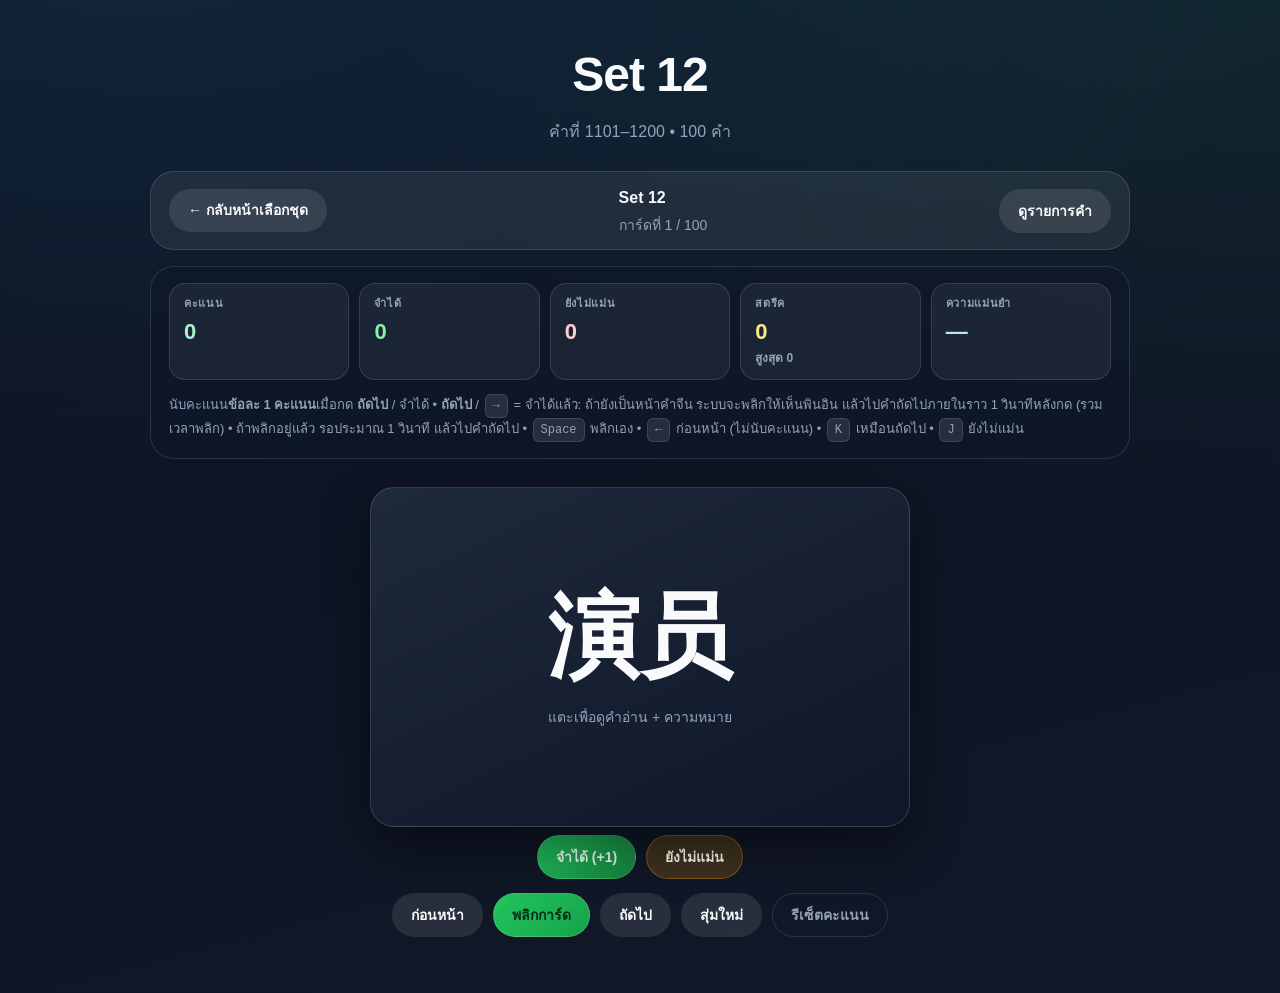
<file: set12.html>
<!DOCTYPE html><html lang="th"><head><meta charset="UTF-8"><meta name="viewport" content="width=device-width, initial-scale=1.0"><title>HSK Flashcards - Set 12</title><link rel="stylesheet" href="assets/style.css"></head><body><header><h1>Set 12</h1><div class="subtitle">คำที่ 1101–1200 • 100 คำ</div></header><main class="container"><div class="topbar"><a class="back-link" href="index.html">← กลับหน้าเลือกชุด</a><div><strong>Set 12</strong><div class="progress" id="progress"></div></div><button class="btn" onclick="toggleList()">ดูรายการคำ</button></div><section class="card-area"><div class="card" id="card" onclick="flipCard()"><div class="inner"><div class="front"><div class="hanzi" id="frontWord"></div><div class="subtitle">แตะเพื่อดูคำอ่าน + ความหมาย</div></div><div class="back"><div class="pinyin" id="backPinyin"></div><div class="meaning" id="backMeaning"></div></div></div></div></section><div class="controls"><button class="btn" onclick="prevCard()">ก่อนหน้า</button><button class="btn primary" onclick="flipCard()">พลิกการ์ด</button><button class="btn" onclick="nextCard()">ถัดไป</button><button class="btn" onclick="shuffleCards()">สุ่มใหม่</button></div><div id="wordList" class="word-list hidden"></div></main><script>const words = [
  {
    "word": "演员",
    "pinyin": "yǎnyuán",
    "meaning": "นักแสดง"
  },
  {
    "word": "阳光",
    "pinyin": "yángguāng",
    "meaning": "แสงแดด"
  },
  {
    "word": "养成",
    "pinyin": "yǎngchéng",
    "meaning": "ติดเป็น (นิสัย)"
  },
  {
    "word": "样子",
    "pinyin": "yàngzi",
    "meaning": "แบบ"
  },
  {
    "word": "邀请",
    "pinyin": "yāoqǐng",
    "meaning": "เชิญ"
  },
  {
    "word": "要是",
    "pinyin": "yàoshì",
    "meaning": "สัน . ถ้า"
  },
  {
    "word": "钥匙",
    "pinyin": "yàoshi",
    "meaning": "กุญแจ"
  },
  {
    "word": "也许",
    "pinyin": "yěxǔ",
    "meaning": "อาจจะ"
  },
  {
    "word": "叶子",
    "pinyin": "yèzi",
    "meaning": "ใบไม้"
  },
  {
    "word": "页",
    "pinyin": "yè",
    "meaning": "หน้า (หนังสือ)"
  },
  {
    "word": "一切",
    "pinyin": "yí qiè",
    "meaning": "ทุกสิ่งทุกอย่างทังหมด"
  },
  {
    "word": "以",
    "pinyin": "yǐ",
    "meaning": "ใช้"
  },
  {
    "word": "以为",
    "pinyin": "yǐwéi",
    "meaning": "นึกว่า"
  },
  {
    "word": "艺术",
    "pinyin": "yì shù",
    "meaning": "ศิลปะ"
  },
  {
    "word": "意见",
    "pinyin": "yì jiàn",
    "meaning": "ความคิดเห็น"
  },
  {
    "word": "因此",
    "pinyin": "yīncǐ",
    "meaning": "ดังนัน"
  },
  {
    "word": "引起",
    "pinyin": "yǐnqǐ",
    "meaning": "ก่อให้เกิด"
  },
  {
    "word": "印象",
    "pinyin": "yì nxiàng",
    "meaning": "ความประทับใจ"
  },
  {
    "word": "赢",
    "pinyin": "yí ng",
    "meaning": "ชนะ"
  },
  {
    "word": "应聘",
    "pinyin": "yì ngpì n",
    "meaning": "รับการจ้างงาน"
  },
  {
    "word": "永远",
    "pinyin": "yǒngyuǎn",
    "meaning": "ตลอดกาล"
  },
  {
    "word": "勇敢",
    "pinyin": "yǒnggǎn",
    "meaning": "กล้าหาญ"
  },
  {
    "word": "优点",
    "pinyin": "yōudiǎn",
    "meaning": "ข้อดี"
  },
  {
    "word": "优秀",
    "pinyin": "yōuxiù",
    "meaning": "ดีเด่น"
  },
  {
    "word": "幽默",
    "pinyin": "yōumò",
    "meaning": "ตลก, อารมณ์ขัน"
  },
  {
    "word": "尤其",
    "pinyin": "yóuqí",
    "meaning": "โดยเฉพาะ"
  },
  {
    "word": "由",
    "pinyin": "yóu",
    "meaning": "จาก"
  },
  {
    "word": "由于",
    "pinyin": "yóuyú",
    "meaning": "เนื่องจาก"
  },
  {
    "word": "邮局",
    "pinyin": "yóujú",
    "meaning": "ที่ท้าการไปรษณีย์"
  },
  {
    "word": "友好",
    "pinyin": "yǒuhǎo",
    "meaning": "เป็นมิตร"
  },
  {
    "word": "友谊",
    "pinyin": "yǒuyì",
    "meaning": "มิตรภาพ"
  },
  {
    "word": "有趣",
    "pinyin": "yǒuqù",
    "meaning": "สนุก"
  },
  {
    "word": "于是",
    "pinyin": "yúshì",
    "meaning": "ดังนัน"
  },
  {
    "word": "愉快",
    "pinyin": "yúkuài",
    "meaning": "มีความสุข"
  },
  {
    "word": "与",
    "pinyin": "yǔ",
    "meaning": "กับ, และ"
  },
  {
    "word": "羽毛球",
    "pinyin": "yǔmáoqiú",
    "meaning": "แบดมินตัน"
  },
  {
    "word": "语法",
    "pinyin": "yǔfǎ",
    "meaning": "ไวยากรณ์"
  },
  {
    "word": "语言",
    "pinyin": "yǔyán",
    "meaning": "ภาษา"
  },
  {
    "word": "预习",
    "pinyin": "yùxí",
    "meaning": "ศึกษาด้วยตัวเองล่วงหน้า"
  },
  {
    "word": "原来",
    "pinyin": "yuánlái",
    "meaning": "เดิม"
  },
  {
    "word": "原谅",
    "pinyin": "yuánliàng",
    "meaning": "ให้อภัย"
  },
  {
    "word": "原因",
    "pinyin": "yuányīn",
    "meaning": "สาเหตุ"
  },
  {
    "word": "约会",
    "pinyin": "yuēhuì",
    "meaning": "นัดพบ"
  },
  {
    "word": "阅读",
    "pinyin": "yuèdú",
    "meaning": "อ่าน"
  },
  {
    "word": "云",
    "pinyin": "yún",
    "meaning": "เมฆ"
  },
  {
    "word": "允许",
    "pinyin": "yǔnxǔ",
    "meaning": "อนุญาต"
  },
  {
    "word": "杂志",
    "pinyin": "zázhì",
    "meaning": "นิตยสาร"
  },
  {
    "word": "咱们",
    "pinyin": "zánmen",
    "meaning": "เรา (รวมทังผู้พูดและผู้ฟัง)"
  },
  {
    "word": "暂时",
    "pinyin": "zànshí",
    "meaning": "ชั่วคราว(ภายในระยะเวลาสัน)"
  },
  {
    "word": "脏",
    "pinyin": "zāng",
    "meaning": "สกปรก"
  },
  {
    "word": "责任",
    "pinyin": "zérèn",
    "meaning": "หน้าที่"
  },
  {
    "word": "增加",
    "pinyin": "zēngjiā",
    "meaning": "เพิ่มขึน"
  },
  {
    "word": "占线",
    "pinyin": "zhànxiàn",
    "meaning": "สายไม่ว่าง"
  },
  {
    "word": "招聘",
    "pinyin": "zhāopìn",
    "meaning": "รับสมัคร"
  },
  {
    "word": "照",
    "pinyin": "zhào",
    "meaning": "ส่อง (กระจก)"
  },
  {
    "word": "真正",
    "pinyin": "zhēnzhèng",
    "meaning": "แท้จริง"
  },
  {
    "word": "整理",
    "pinyin": "zhěnglǐ",
    "meaning": "จัดให้เรียบร้อย"
  },
  {
    "word": "正常",
    "pinyin": "zhèngcháng",
    "meaning": "ตามปกติ"
  },
  {
    "word": "正好",
    "pinyin": "zhènghǎo",
    "meaning": "พอดี"
  },
  {
    "word": "正确",
    "pinyin": "zhèngquè",
    "meaning": "ถูกต้อง"
  },
  {
    "word": "正式",
    "pinyin": "zhèngshì",
    "meaning": "อย่างเป็นทางการ"
  },
  {
    "word": "证明",
    "pinyin": "zhèngmí ng",
    "meaning": "พิสูจน์"
  },
  {
    "word": "之",
    "pinyin": "zhī",
    "meaning": "ที่, ซึ่ง, ของ (ใช้ระหว่างค้าขยายกับค้านาม)"
  },
  {
    "word": "支持",
    "pinyin": "zhīchí",
    "meaning": "การสนับสนุน"
  },
  {
    "word": "知识",
    "pinyin": "zhīshi",
    "meaning": "ความรู้"
  },
  {
    "word": "直接",
    "pinyin": "zhíjiē",
    "meaning": "โดยตรง"
  },
  {
    "word": "值得",
    "pinyin": "zhí dé",
    "meaning": "คุ้มค่า, น่า..."
  },
  {
    "word": "职业",
    "pinyin": "zhíyè",
    "meaning": "อาชีพ"
  },
  {
    "word": "植物",
    "pinyin": "zhí wù",
    "meaning": "พืช"
  },
  {
    "word": "只好",
    "pinyin": "zhǐhǎo",
    "meaning": "ได้แต่"
  },
  {
    "word": "只要",
    "pinyin": "zhǐyào",
    "meaning": "เพียงแค่"
  },
  {
    "word": "只有",
    "pinyin": "zhǐyǒu",
    "meaning": "มีแต่... เท่านัน"
  },
  {
    "word": "指",
    "pinyin": "zhǐ",
    "meaning": "ชี"
  },
  {
    "word": "至少",
    "pinyin": "zhìshǎo",
    "meaning": "อย่างน้อย"
  },
  {
    "word": "质量",
    "pinyin": "zhì liàng",
    "meaning": "คุณภาพ"
  },
  {
    "word": "重",
    "pinyin": "zhòng",
    "meaning": "หนัก"
  },
  {
    "word": "重点",
    "pinyin": "zhòngdiǎn",
    "meaning": "จุดส้าคัญ"
  },
  {
    "word": "重视",
    "pinyin": "zhòngshì",
    "meaning": "ให้ความส้าคัญ"
  },
  {
    "word": "周围",
    "pinyin": "zhōuwéi",
    "meaning": "บริเวณรอบๆ"
  },
  {
    "word": "主意",
    "pinyin": "zhǔyi",
    "meaning": "ไอเดีย, ความเห็น"
  },
  {
    "word": "祝贺",
    "pinyin": "zhùhè",
    "meaning": "อวยพร, ขอให้"
  },
  {
    "word": "著名",
    "pinyin": "zhùmí ng",
    "meaning": "มีชื่อเสียง"
  },
  {
    "word": "专门",
    "pinyin": "zhuānmén",
    "meaning": "โดยเฉพาะ"
  },
  {
    "word": "专业",
    "pinyin": "zhuānyè",
    "meaning": "วิชาเอก"
  },
  {
    "word": "转",
    "pinyin": "zhuǎn",
    "meaning": "เลียว"
  },
  {
    "word": "赚",
    "pinyin": "zhuàn",
    "meaning": "หาเงิน, ก้าไร"
  },
  {
    "word": "准确",
    "pinyin": "zhǔnquè",
    "meaning": "ถูกต้อง, แม่นย้า"
  },
  {
    "word": "准时",
    "pinyin": "zhǔnshí",
    "meaning": "ตรงเวลา"
  },
  {
    "word": "仔细",
    "pinyin": "zǐxì",
    "meaning": "ละเอียด"
  },
  {
    "word": "自然",
    "pinyin": "zì rán",
    "meaning": "ธรรมชาติ"
  },
  {
    "word": "自信",
    "pinyin": "zì xìn",
    "meaning": "มั่นใจ"
  },
  {
    "word": "总结",
    "pinyin": "zǒngjié",
    "meaning": "สรุป"
  },
  {
    "word": "租",
    "pinyin": "zū",
    "meaning": "เช่า"
  },
  {
    "word": "最好",
    "pinyin": "zuìhǎo",
    "meaning": "ทางที่ดี"
  },
  {
    "word": "最近",
    "pinyin": "zuì jìn",
    "meaning": "ระยะนี, ช่วงนี"
  },
  {
    "word": "尊重",
    "pinyin": "zūnzhòng",
    "meaning": "ให้เกียรติเคารพ"
  },
  {
    "word": "左右",
    "pinyin": "zuǒyòu",
    "meaning": "ประมาณ"
  },
  {
    "word": "作家",
    "pinyin": "zuòjiā",
    "meaning": "นักประพันธ์"
  },
  {
    "word": "作者",
    "pinyin": "zuòzhě",
    "meaning": "ผู้ประพันธ์"
  },
  {
    "word": "座位",
    "pinyin": "zuòwèi",
    "meaning": "ที่นั่ง"
  }
];</script><script src="assets/script.js"></script></body></html>
</file>
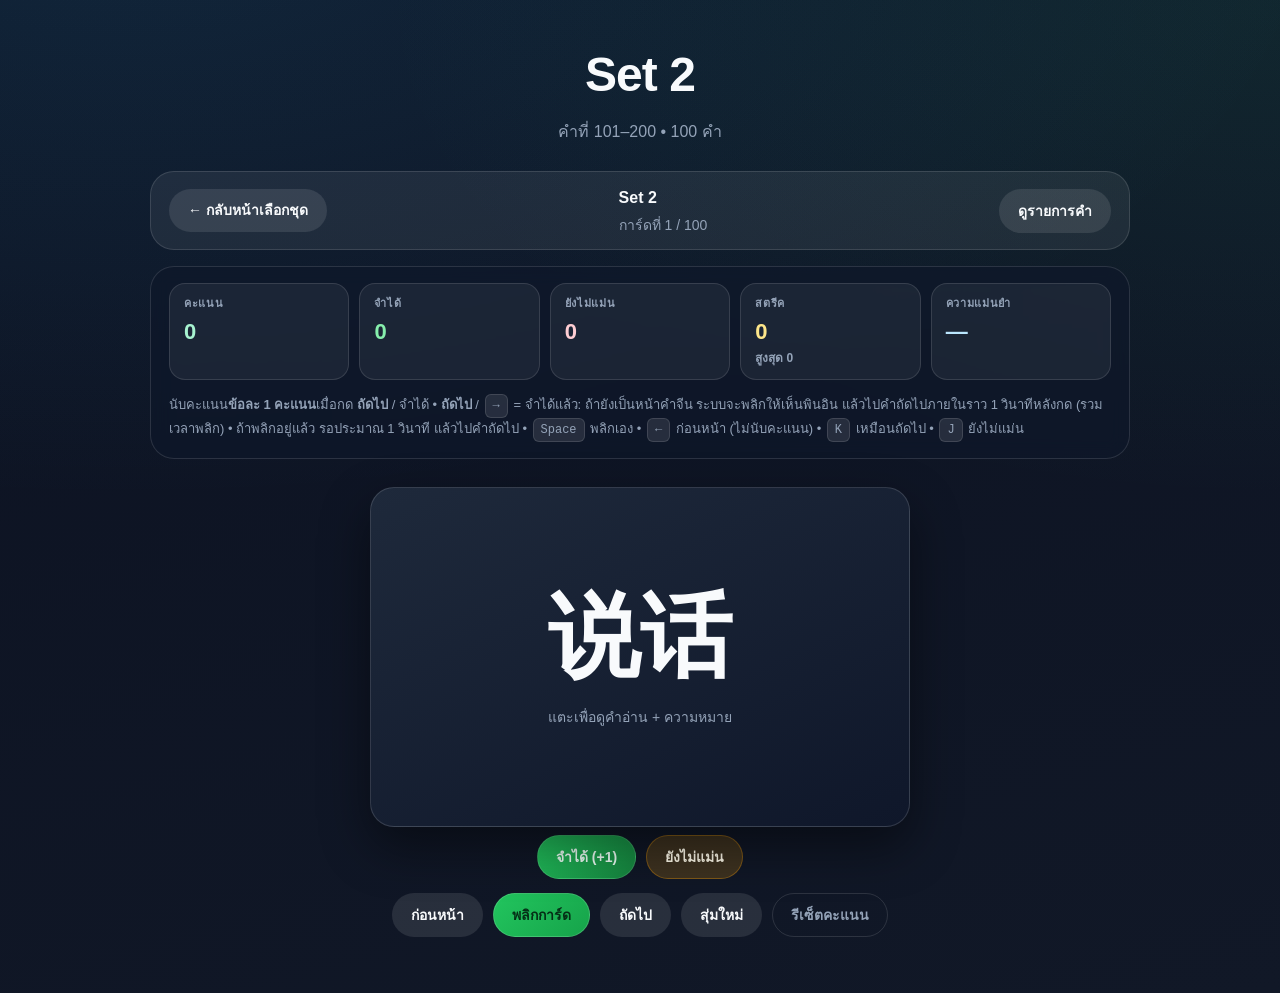
<file: set2.html>
<!DOCTYPE html><html lang="th"><head><meta charset="UTF-8"><meta name="viewport" content="width=device-width, initial-scale=1.0"><title>HSK Flashcards - Set 2</title><link rel="stylesheet" href="assets/style.css"></head><body><header><h1>Set 2</h1><div class="subtitle">คำที่ 101–200 • 100 คำ</div></header><main class="container"><div class="topbar"><a class="back-link" href="index.html">← กลับหน้าเลือกชุด</a><div><strong>Set 2</strong><div class="progress" id="progress"></div></div><button class="btn" onclick="toggleList()">ดูรายการคำ</button></div><section class="card-area"><div class="card" id="card" onclick="flipCard()"><div class="inner"><div class="front"><div class="hanzi" id="frontWord"></div><div class="subtitle">แตะเพื่อดูคำอ่าน + ความหมาย</div></div><div class="back"><div class="pinyin" id="backPinyin"></div><div class="meaning" id="backMeaning"></div></div></div></div></section><div class="controls"><button class="btn" onclick="prevCard()">ก่อนหน้า</button><button class="btn primary" onclick="flipCard()">พลิกการ์ด</button><button class="btn" onclick="nextCard()">ถัดไป</button><button class="btn" onclick="shuffleCards()">สุ่มใหม่</button></div><div id="wordList" class="word-list hidden"></div></main><script>const words = [
  {
    "word": "说话",
    "pinyin": "shuōhuà",
    "meaning": "พูดคุย"
  },
  {
    "word": "四",
    "pinyin": "sì",
    "meaning": "สี่"
  },
  {
    "word": "岁",
    "pinyin": "suì",
    "meaning": "ปี(ใช้ในการแสดงอายุ)"
  },
  {
    "word": "他",
    "pinyin": "tā",
    "meaning": "เขา (ผู้ชาย)"
  },
  {
    "word": "她",
    "pinyin": "tā",
    "meaning": "เขา (ผู้หญิง)"
  },
  {
    "word": "太",
    "pinyin": "tài",
    "meaning": "เกินไป"
  },
  {
    "word": "天气",
    "pinyin": "tiānqì",
    "meaning": "อากาศ"
  },
  {
    "word": "听",
    "pinyin": "tīng",
    "meaning": "ฟัง"
  },
  {
    "word": "同学",
    "pinyin": "tóngxué",
    "meaning": "เพื่อนนักเรียน"
  },
  {
    "word": "喂",
    "pinyin": "wèi",
    "meaning": "ฮัลโหล"
  },
  {
    "word": "我",
    "pinyin": "wǒ",
    "meaning": "ฉัน, ผม"
  },
  {
    "word": "我们",
    "pinyin": "wǒmen",
    "meaning": "พวกเรา"
  },
  {
    "word": "五",
    "pinyin": "wǔ",
    "meaning": "ห้า"
  },
  {
    "word": "喜欢",
    "pinyin": "xǐhuan",
    "meaning": "ชอบ"
  },
  {
    "word": "下",
    "pinyin": "xià",
    "meaning": "ถัดไป"
  },
  {
    "word": "下午",
    "pinyin": "xiàwǔ",
    "meaning": "ช่วงบ่าย"
  },
  {
    "word": "下雨",
    "pinyin": "xiàyǔ",
    "meaning": "ฝนตก"
  },
  {
    "word": "先生",
    "pinyin": "xiānsheng",
    "meaning": "คุณ (ผู้ชาย)"
  },
  {
    "word": "现在",
    "pinyin": "xiànzài",
    "meaning": "ตอนนี"
  },
  {
    "word": "想",
    "pinyin": "xiǎng",
    "meaning": "คิด"
  },
  {
    "word": "小",
    "pinyin": "xiǎo",
    "meaning": "เล็ก"
  },
  {
    "word": "小姐",
    "pinyin": "xiǎojiě",
    "meaning": "คุณ (ผู้หญิง)"
  },
  {
    "word": "些",
    "pinyin": "xiē",
    "meaning": "หน่อย"
  },
  {
    "word": "写",
    "pinyin": "xiě",
    "meaning": "เขียน"
  },
  {
    "word": "谢谢",
    "pinyin": "xièxie",
    "meaning": "ขอบคุณ, ขอบใจ"
  },
  {
    "word": "星期",
    "pinyin": "xīngqī",
    "meaning": "สัปดาห์"
  },
  {
    "word": "学生",
    "pinyin": "xuésheng",
    "meaning": "นักเรียน"
  },
  {
    "word": "学习",
    "pinyin": "xuéxí",
    "meaning": "เรียน"
  },
  {
    "word": "学校",
    "pinyin": "xuéxiào",
    "meaning": "โรงเรียน"
  },
  {
    "word": "一",
    "pinyin": "yī",
    "meaning": "ใช้คั่นระหว่างค้ากริยาที่ซ้าค้า"
  },
  {
    "word": "一点儿",
    "pinyin": "yìdiǎnr",
    "meaning": "เล็กน้อย"
  },
  {
    "word": "衣服",
    "pinyin": "yīfu",
    "meaning": "เสือผ้า"
  },
  {
    "word": "医生",
    "pinyin": "yīshēng",
    "meaning": "หมอ"
  },
  {
    "word": "医院",
    "pinyin": "yīyuàn",
    "meaning": "โรงพยาบาล"
  },
  {
    "word": "椅子",
    "pinyin": "yǐzi",
    "meaning": "เก้าอี"
  },
  {
    "word": "有",
    "pinyin": "yǒu",
    "meaning": "มี"
  },
  {
    "word": "月",
    "pinyin": "yuè",
    "meaning": "เดือน"
  },
  {
    "word": "再见",
    "pinyin": "zàijiàn ลาก่อน 妈妈，我去学校了，～。",
    "meaning": "อยู่ที่"
  },
  {
    "word": "在",
    "pinyin": "zài",
    "meaning": "ก้าลัง"
  },
  {
    "word": "怎么",
    "pinyin": "zěnme",
    "meaning": "อย่างไร"
  },
  {
    "word": "怎么样",
    "pinyin": "zěnmeyàng",
    "meaning": "เป็นอย่างไร"
  },
  {
    "word": "这（这儿）",
    "pinyin": "zhè（zhèr）",
    "meaning": "นี่, นี้; ที่นี่"
  },
  {
    "word": "中国",
    "pinyin": "Zhōngguó",
    "meaning": "ประเทศจีน"
  },
  {
    "word": "中午",
    "pinyin": "zhōngwǔ",
    "meaning": "ตอนกลางวัน"
  },
  {
    "word": "住",
    "pinyin": "zhù",
    "meaning": "อยู่, อาศัย"
  },
  {
    "word": "桌子",
    "pinyin": "zhuōzi",
    "meaning": "โต๊ะ"
  },
  {
    "word": "字",
    "pinyin": "zì",
    "meaning": "ตัวอักษร"
  },
  {
    "word": "昨天",
    "pinyin": "zuótiān",
    "meaning": "เมื่อวาน"
  },
  {
    "word": "坐",
    "pinyin": "zuò",
    "meaning": "โดยสาร"
  },
  {
    "word": "做",
    "pinyin": "zuò",
    "meaning": "ประกอบอาชีพ, ท้างานเป็น..."
  },
  {
    "word": "吧",
    "pinyin": "ba",
    "meaning": "เถอะ, สิ"
  },
  {
    "word": "白",
    "pinyin": "bái",
    "meaning": "ขาว"
  },
  {
    "word": "百",
    "pinyin": "bǎi",
    "meaning": "ร้อย (จ้านวน)"
  },
  {
    "word": "帮助",
    "pinyin": "bāngzhù",
    "meaning": "ช่วยเหลือ"
  },
  {
    "word": "报纸",
    "pinyin": "bàozhǐ",
    "meaning": "หนังสือพิมพ์"
  },
  {
    "word": "比",
    "pinyin": "bǐ",
    "meaning": "กว่า, เปรียบเทียบ"
  },
  {
    "word": "别",
    "pinyin": "bié",
    "meaning": "อย่า"
  },
  {
    "word": "长",
    "pinyin": "cháng",
    "meaning": "ยาว"
  },
  {
    "word": "唱歌",
    "pinyin": "chànggē",
    "meaning": "ร้องเพลง"
  },
  {
    "word": "出",
    "pinyin": "chū",
    "meaning": "เกิด"
  },
  {
    "word": "穿",
    "pinyin": "chuān",
    "meaning": "ใส่"
  },
  {
    "word": "次",
    "pinyin": "cì",
    "meaning": "ครัง"
  },
  {
    "word": "从",
    "pinyin": "cóng",
    "meaning": "จาก"
  },
  {
    "word": "错",
    "pinyin": "cuò",
    "meaning": "ผิด"
  },
  {
    "word": "打篮球",
    "pinyin": "dǎ lánqiú",
    "meaning": "เล่นบาสเกตบอล"
  },
  {
    "word": "大家",
    "pinyin": "dàjiā",
    "meaning": "ทุกคน"
  },
  {
    "word": "到",
    "pinyin": "dào",
    "meaning": "ถึง"
  },
  {
    "word": "得",
    "pinyin": "de",
    "meaning": "ได้ (ใช้แสดงระดับการกระท้าของกริยา)"
  },
  {
    "word": "等",
    "pinyin": "děng",
    "meaning": "รอ"
  },
  {
    "word": "弟弟",
    "pinyin": "dì di",
    "meaning": "น้องชาย"
  },
  {
    "word": "第一",
    "pinyin": "dì -yī",
    "meaning": "แรก, อันดับที่ 1"
  },
  {
    "word": "懂",
    "pinyin": "dǒng",
    "meaning": "เข้าใจ"
  },
  {
    "word": "对",
    "pinyin": "duì",
    "meaning": "ถูกต้อง"
  },
  {
    "word": "对",
    "pinyin": "duì",
    "meaning": "กับ, ต่อ"
  },
  {
    "word": "房间",
    "pinyin": "fángjiān",
    "meaning": "ห้อง"
  },
  {
    "word": "非常",
    "pinyin": "fēicháng",
    "meaning": "มาก"
  },
  {
    "word": "服务员",
    "pinyin": "fúwùyuán",
    "meaning": "บริกร"
  },
  {
    "word": "高",
    "pinyin": "gāo",
    "meaning": "สูง"
  },
  {
    "word": "告诉",
    "pinyin": "gàosu",
    "meaning": "บอก"
  },
  {
    "word": "哥哥",
    "pinyin": "gēge",
    "meaning": "พี่ชาย"
  },
  {
    "word": "给",
    "pinyin": "gěi",
    "meaning": "เพื่อ, ส้าหรับ"
  },
  {
    "word": "公共汽车",
    "pinyin": "gōnggòngqìchē",
    "meaning": "รถเมล์"
  },
  {
    "word": "公司",
    "pinyin": "gōngsī",
    "meaning": "บริษัท"
  },
  {
    "word": "狗",
    "pinyin": "gǒu",
    "meaning": "สุนัข"
  },
  {
    "word": "贵",
    "pinyin": "guì",
    "meaning": "แพง"
  },
  {
    "word": "过",
    "pinyin": "guo",
    "meaning": "เคย"
  },
  {
    "word": "还",
    "pinyin": "hái",
    "meaning": "ยัง...ด้วย"
  },
  {
    "word": "孩子",
    "pinyin": "háizi",
    "meaning": "เด็ก"
  },
  {
    "word": "好吃",
    "pinyin": "hǎochī",
    "meaning": "อร่อย"
  },
  {
    "word": "黑",
    "pinyin": "hēi",
    "meaning": "สีด้า"
  },
  {
    "word": "红",
    "pinyin": "hóng",
    "meaning": "สีแดง"
  },
  {
    "word": "欢迎",
    "pinyin": "huānyíng",
    "meaning": "ยินดีต้อนรับ"
  },
  {
    "word": "回答",
    "pinyin": "huí dá",
    "meaning": "ค้าตอบ"
  },
  {
    "word": "火车站",
    "pinyin": "huǒchēzhàn",
    "meaning": "สถานีรถไฟ"
  },
  {
    "word": "机场",
    "pinyin": "jīchǎng",
    "meaning": "สนามบิน"
  },
  {
    "word": "鸡蛋",
    "pinyin": "jīdàn",
    "meaning": "ไข่ไก่"
  },
  {
    "word": "件",
    "pinyin": "jiàn",
    "meaning": "ชิน, ตัว (ลักษณนามของเสือผ้า)"
  },
  {
    "word": "教室",
    "pinyin": "jiàoshì",
    "meaning": "ห้องเรียน"
  },
  {
    "word": "姐姐",
    "pinyin": "jiějie",
    "meaning": "พี่สาว"
  },
  {
    "word": "介绍",
    "pinyin": "jièshào",
    "meaning": "บทแนะน้า"
  }
];</script><script src="assets/script.js"></script></body></html>
</file>
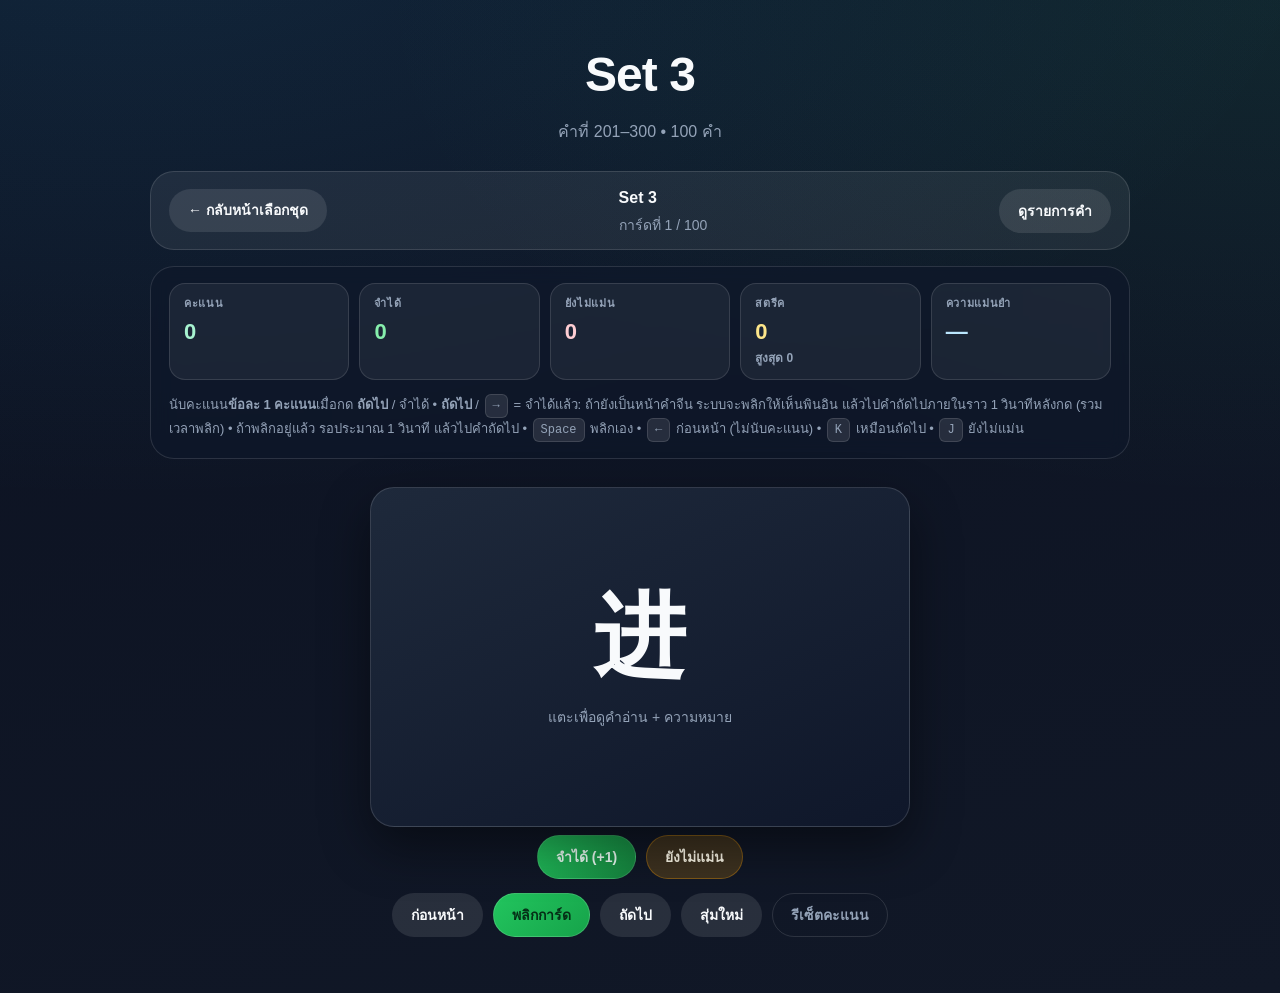
<file: set3.html>
<!DOCTYPE html><html lang="th"><head><meta charset="UTF-8"><meta name="viewport" content="width=device-width, initial-scale=1.0"><title>HSK Flashcards - Set 3</title><link rel="stylesheet" href="assets/style.css"></head><body><header><h1>Set 3</h1><div class="subtitle">คำที่ 201–300 • 100 คำ</div></header><main class="container"><div class="topbar"><a class="back-link" href="index.html">← กลับหน้าเลือกชุด</a><div><strong>Set 3</strong><div class="progress" id="progress"></div></div><button class="btn" onclick="toggleList()">ดูรายการคำ</button></div><section class="card-area"><div class="card" id="card" onclick="flipCard()"><div class="inner"><div class="front"><div class="hanzi" id="frontWord"></div><div class="subtitle">แตะเพื่อดูคำอ่าน + ความหมาย</div></div><div class="back"><div class="pinyin" id="backPinyin"></div><div class="meaning" id="backMeaning"></div></div></div></div></section><div class="controls"><button class="btn" onclick="prevCard()">ก่อนหน้า</button><button class="btn primary" onclick="flipCard()">พลิกการ์ด</button><button class="btn" onclick="nextCard()">ถัดไป</button><button class="btn" onclick="shuffleCards()">สุ่มใหม่</button></div><div id="wordList" class="word-list hidden"></div></main><script>const words = [
  {
    "word": "进",
    "pinyin": "jì n",
    "meaning": "เข้า"
  },
  {
    "word": "近",
    "pinyin": "jì n",
    "meaning": "ใกล้ชิด"
  },
  {
    "word": "就",
    "pinyin": "jiù",
    "meaning": "ก็"
  },
  {
    "word": "觉得",
    "pinyin": "juéde",
    "meaning": "รู้สึก"
  },
  {
    "word": "咖啡",
    "pinyin": "kāfēi",
    "meaning": "กาแฟ"
  },
  {
    "word": "开始",
    "pinyin": "kāishǐ",
    "meaning": "ช่วงแรก （"
  },
  {
    "word": "考试",
    "pinyin": "kǎoshì",
    "meaning": "สอบ"
  },
  {
    "word": "可能",
    "pinyin": "kěnéng",
    "meaning": "เป็นไปได้"
  },
  {
    "word": "可以",
    "pinyin": "kěyǐ",
    "meaning": "ใช้ได้"
  },
  {
    "word": "课",
    "pinyin": "kè",
    "meaning": "ห้องเรียน"
  },
  {
    "word": "快",
    "pinyin": "kuài",
    "meaning": "ใกล้จะ 7"
  },
  {
    "word": "快乐",
    "pinyin": "kuàilè",
    "meaning": "ความสุข"
  },
  {
    "word": "累",
    "pinyin": "lèi",
    "meaning": "เหนื่อย"
  },
  {
    "word": "离",
    "pinyin": "lí",
    "meaning": "ห่างจาก"
  },
  {
    "word": "两",
    "pinyin": "liǎng",
    "meaning": "สอง"
  },
  {
    "word": "路",
    "pinyin": "lù",
    "meaning": "ถนน"
  },
  {
    "word": "旅游",
    "pinyin": "lǚyóu",
    "meaning": "ท่องเที่ยว"
  },
  {
    "word": "卖",
    "pinyin": "mài",
    "meaning": "ขาย"
  },
  {
    "word": "慢",
    "pinyin": "màn",
    "meaning": "ช้า"
  },
  {
    "word": "忙",
    "pinyin": "máng",
    "meaning": "ยุง่ (กับการท้าสิ่งใดสิ่งหนึ่ง)"
  },
  {
    "word": "猫",
    "pinyin": "māo",
    "meaning": "แมว"
  },
  {
    "word": "每",
    "pinyin": "měi",
    "meaning": "ทุก"
  },
  {
    "word": "妹妹",
    "pinyin": "mèimei",
    "meaning": "น้องสาว"
  },
  {
    "word": "门",
    "pinyin": "mén",
    "meaning": "วิชา"
  },
  {
    "word": "男",
    "pinyin": "nán",
    "meaning": "เพศชาย"
  },
  {
    "word": "您",
    "pinyin": "ní n",
    "meaning": "คุณ, ท่าน"
  },
  {
    "word": "牛奶",
    "pinyin": "niúnǎi",
    "meaning": "นมวัว"
  },
  {
    "word": "女",
    "pinyin": "nǚ",
    "meaning": "เพศหญิง"
  },
  {
    "word": "旁边",
    "pinyin": "pángbiān",
    "meaning": "ข้างๆ"
  },
  {
    "word": "跑步",
    "pinyin": "pǎobù",
    "meaning": "วิ่งจ๊อกกิง"
  },
  {
    "word": "便宜",
    "pinyin": "piányi",
    "meaning": "(ราคา) ถูก"
  },
  {
    "word": "票",
    "pinyin": "piào",
    "meaning": "ตั๋ว, บัตร"
  },
  {
    "word": "妻子",
    "pinyin": "qīzi",
    "meaning": "ภรรยา"
  },
  {
    "word": "起床",
    "pinyin": "qǐchuáng",
    "meaning": "ตื่นนอน"
  },
  {
    "word": "千",
    "pinyin": "qiān",
    "meaning": "พัน (จ้านวน)"
  },
  {
    "word": "铅笔",
    "pinyin": "qiānbǐ",
    "meaning": "ดินสอ"
  },
  {
    "word": "晴",
    "pinyin": "qí ng",
    "meaning": "(อากาศ) แจ่มใส"
  },
  {
    "word": "去年",
    "pinyin": "qùnián",
    "meaning": "ปีที่แล้ว"
  },
  {
    "word": "让",
    "pinyin": "ràng",
    "meaning": "ให้"
  },
  {
    "word": "日",
    "pinyin": "rì",
    "meaning": "วัน"
  },
  {
    "word": "上班",
    "pinyin": "shàngbān",
    "meaning": "เข้างาน, ท้างาน"
  },
  {
    "word": "身体",
    "pinyin": "shēntǐ",
    "meaning": "ร่างกาย, สุขภาพ"
  },
  {
    "word": "生病",
    "pinyin": "shēngbìng",
    "meaning": "ป่วย"
  },
  {
    "word": "生日",
    "pinyin": "shēngrì",
    "meaning": "วันเกิด"
  },
  {
    "word": "时间",
    "pinyin": "shíjiān",
    "meaning": "เวลา"
  },
  {
    "word": "事情",
    "pinyin": "shì qing",
    "meaning": "เรื่องราว"
  },
  {
    "word": "手表",
    "pinyin": "shǒubiǎo",
    "meaning": "นาฬิกาข้อมือ"
  },
  {
    "word": "手机",
    "pinyin": "shǒujī",
    "meaning": "มือถือ"
  },
  {
    "word": "送",
    "pinyin": "sòng",
    "meaning": "ส่ง"
  },
  {
    "word": "虽然……但是……",
    "pinyin": "suīrán…dànshì…",
    "meaning": "แม้ว่า...แต่ว่า..."
  },
  {
    "word": "它",
    "pinyin": "tā",
    "meaning": "มัน"
  },
  {
    "word": "踢足球",
    "pinyin": "tī zúqiú",
    "meaning": "เตะฟุตบอล"
  },
  {
    "word": "题",
    "pinyin": "tí",
    "meaning": "ข้อ"
  },
  {
    "word": "跳舞",
    "pinyin": "tiàowǔ",
    "meaning": "เต้นร้า"
  },
  {
    "word": "外",
    "pinyin": "wài",
    "meaning": "นอก"
  },
  {
    "word": "完",
    "pinyin": "wán",
    "meaning": "จบ"
  },
  {
    "word": "玩",
    "pinyin": "wán",
    "meaning": "เล่น"
  },
  {
    "word": "晚上",
    "pinyin": "wǎnshang",
    "meaning": "กลางคืน"
  },
  {
    "word": "为什么",
    "pinyin": "wèi shénme",
    "meaning": "ท้าไม"
  },
  {
    "word": "问",
    "pinyin": "wèn",
    "meaning": "ถาม"
  },
  {
    "word": "问题",
    "pinyin": "wèntí",
    "meaning": "ปัญหา, ค้าถาม"
  },
  {
    "word": "西瓜",
    "pinyin": "xīguā",
    "meaning": "แตงโม"
  },
  {
    "word": "希望",
    "pinyin": "xīwàng",
    "meaning": "ความหวัง"
  },
  {
    "word": "洗",
    "pinyin": "xǐ",
    "meaning": "ล้าง (รูป)"
  },
  {
    "word": "小时",
    "pinyin": "xiǎoshí",
    "meaning": "ชั่วโมง"
  },
  {
    "word": "笑",
    "pinyin": "xiào",
    "meaning": "หัวเราะ"
  },
  {
    "word": "新",
    "pinyin": "xīn",
    "meaning": "ใหม่"
  },
  {
    "word": "姓",
    "pinyin": "xì ng",
    "meaning": "แซ่"
  },
  {
    "word": "休息",
    "pinyin": "xiūxi",
    "meaning": "พักผ่อน"
  },
  {
    "word": "雪",
    "pinyin": "xuě",
    "meaning": "หิมะ"
  },
  {
    "word": "颜色",
    "pinyin": "yánsè",
    "meaning": "สี"
  },
  {
    "word": "眼睛",
    "pinyin": "yǎnjing",
    "meaning": "ดวงตา"
  },
  {
    "word": "羊肉",
    "pinyin": "yángròu",
    "meaning": "เนือแพะหรือเนือแกะ"
  },
  {
    "word": "药",
    "pinyin": "yào",
    "meaning": "ยา"
  },
  {
    "word": "要",
    "pinyin": "yào",
    "meaning": "ควร"
  },
  {
    "word": "也",
    "pinyin": "yě",
    "meaning": "ก็...ด้วย"
  },
  {
    "word": "一下",
    "pinyin": "yí xià",
    "meaning": "สักครู่"
  },
  {
    "word": "一起",
    "pinyin": "yìqǐ",
    "meaning": "ด้วยกัน"
  },
  {
    "word": "已经",
    "pinyin": "yǐjīng",
    "meaning": "แล้ว"
  },
  {
    "word": "意思",
    "pinyin": "yì si",
    "meaning": "ความเห็น"
  },
  {
    "word": "因为……所以……",
    "pinyin": "yīnwèi…suǒyǐ…",
    "meaning": "เพราะ...จึง..."
  },
  {
    "word": "阴",
    "pinyin": "yīn",
    "meaning": "มืดครืม"
  },
  {
    "word": "游泳",
    "pinyin": "yóuyǒng",
    "meaning": "ว่ายน้า"
  },
  {
    "word": "右边",
    "pinyin": "yòubian",
    "meaning": "ด้านขวา"
  },
  {
    "word": "鱼",
    "pinyin": "yú",
    "meaning": "ปลา"
  },
  {
    "word": "远",
    "pinyin": "yuǎn",
    "meaning": "ไกล"
  },
  {
    "word": "运动",
    "pinyin": "yùndòng",
    "meaning": "ออกก้าลังกาย"
  },
  {
    "word": "再",
    "pinyin": "zài",
    "meaning": "มากขึนอีก"
  },
  {
    "word": "早上",
    "pinyin": "zǎoshang",
    "meaning": "ตอนเช้า"
  },
  {
    "word": "丈夫",
    "pinyin": "zhàngfu",
    "meaning": "สามี"
  },
  {
    "word": "找",
    "pinyin": "zhǎo",
    "meaning": "หา"
  },
  {
    "word": "着",
    "pinyin": "zhe",
    "meaning": "อยู่(แสดงการต่อเนื่องของการกระท้า) อยู่...ก้าลัง"
  },
  {
    "word": "真",
    "pinyin": "zhēn",
    "meaning": "จริงๆ"
  },
  {
    "word": "正在",
    "pinyin": "zhèngzài",
    "meaning": "ก้าลัง...อยู่"
  },
  {
    "word": "知道",
    "pinyin": "zhīdào",
    "meaning": "รู้"
  },
  {
    "word": "准备",
    "pinyin": "zhǔnbèi",
    "meaning": "การเตรียมตัว"
  },
  {
    "word": "自行车",
    "pinyin": "zìxíngchē",
    "meaning": "จักรยาน"
  },
  {
    "word": "走",
    "pinyin": "zǒu",
    "meaning": "ไป, จากไป"
  },
  {
    "word": "最",
    "pinyin": "zuì",
    "meaning": "ที่สุด"
  },
  {
    "word": "左边",
    "pinyin": "zuǒbian",
    "meaning": "ด้านซ้าย"
  }
];</script><script src="assets/script.js"></script></body></html>
</file>
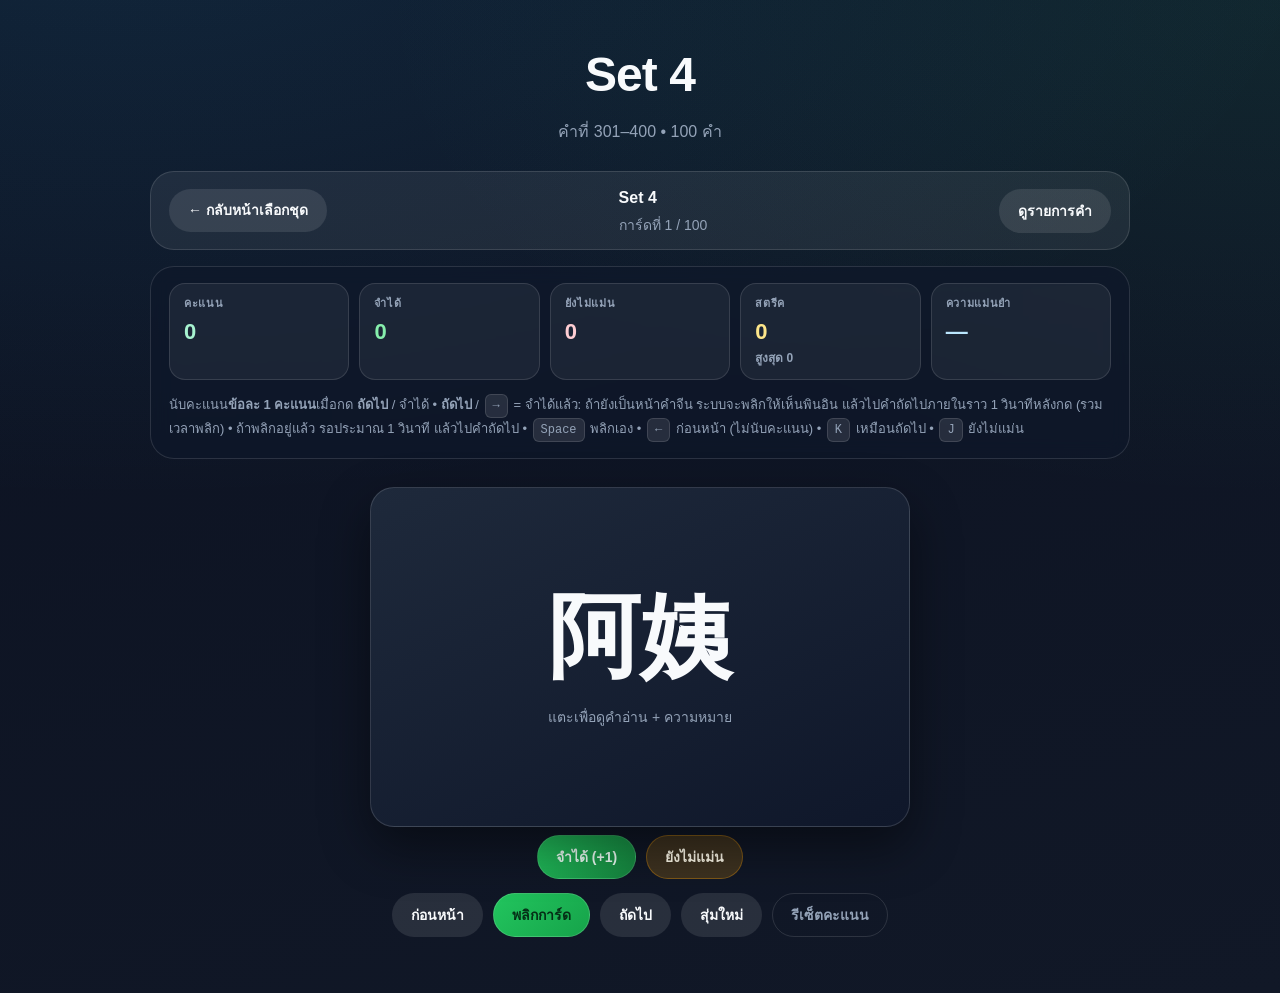
<file: set4.html>
<!DOCTYPE html><html lang="th"><head><meta charset="UTF-8"><meta name="viewport" content="width=device-width, initial-scale=1.0"><title>HSK Flashcards - Set 4</title><link rel="stylesheet" href="assets/style.css"></head><body><header><h1>Set 4</h1><div class="subtitle">คำที่ 301–400 • 100 คำ</div></header><main class="container"><div class="topbar"><a class="back-link" href="index.html">← กลับหน้าเลือกชุด</a><div><strong>Set 4</strong><div class="progress" id="progress"></div></div><button class="btn" onclick="toggleList()">ดูรายการคำ</button></div><section class="card-area"><div class="card" id="card" onclick="flipCard()"><div class="inner"><div class="front"><div class="hanzi" id="frontWord"></div><div class="subtitle">แตะเพื่อดูคำอ่าน + ความหมาย</div></div><div class="back"><div class="pinyin" id="backPinyin"></div><div class="meaning" id="backMeaning"></div></div></div></div></section><div class="controls"><button class="btn" onclick="prevCard()">ก่อนหน้า</button><button class="btn primary" onclick="flipCard()">พลิกการ์ด</button><button class="btn" onclick="nextCard()">ถัดไป</button><button class="btn" onclick="shuffleCards()">สุ่มใหม่</button></div><div id="wordList" class="word-list hidden"></div></main><script>const words = [
  {
    "word": "阿姨",
    "pinyin": "āyí",
    "meaning": "น้า (ใช้เรียกผู้หญิงที่อายุมากกว่าตัวเอง)"
  },
  {
    "word": "啊",
    "pinyin": "a",
    "meaning": "ค้าอุทานแสดงความตกใจ สงสัย และการตอบรับ"
  },
  {
    "word": "矮",
    "pinyin": "ǎi",
    "meaning": "เตีย"
  },
  {
    "word": "爱好",
    "pinyin": "àihào",
    "meaning": "ชอบ, สนใจ"
  },
  {
    "word": "安静",
    "pinyin": "ānjìng",
    "meaning": "สงบลง"
  },
  {
    "word": "把",
    "pinyin": "bǎ",
    "meaning": "ตัว (ลักษณนามของเก้าอี)"
  },
  {
    "word": "班",
    "pinyin": "bān",
    "meaning": "ชันเรียน"
  },
  {
    "word": "搬",
    "pinyin": "bān",
    "meaning": "ย้าย"
  },
  {
    "word": "办法",
    "pinyin": "bànfǎ",
    "meaning": "วิธี"
  },
  {
    "word": "办公室",
    "pinyin": "bàngōngshì",
    "meaning": "ห้องท้างาน"
  },
  {
    "word": "半",
    "pinyin": "bàn",
    "meaning": "ครึ่ง"
  },
  {
    "word": "帮忙",
    "pinyin": "bāngmáng",
    "meaning": "ช่วยเหลือ"
  },
  {
    "word": "包",
    "pinyin": "bāo",
    "meaning": "กระเป๋า"
  },
  {
    "word": "饱",
    "pinyin": "bǎo",
    "meaning": "อิ่ม"
  },
  {
    "word": "北方",
    "pinyin": "běifāng",
    "meaning": "ทางเหนือ"
  },
  {
    "word": "被",
    "pinyin": "bèi",
    "meaning": "ถูก"
  },
  {
    "word": "鼻子",
    "pinyin": "bí zi",
    "meaning": "จมูก"
  },
  {
    "word": "比较",
    "pinyin": "bǐjiào",
    "meaning": "ค่อนข้าง"
  },
  {
    "word": "比赛",
    "pinyin": "bǐsài",
    "meaning": "แข่ง"
  },
  {
    "word": "笔记本",
    "pinyin": "bǐjìběn",
    "meaning": "คอมพิวเตอร์โน้ตบุ๊ก"
  },
  {
    "word": "必须",
    "pinyin": "bìxū",
    "meaning": "ต้อง"
  },
  {
    "word": "变化",
    "pinyin": "biànhuà",
    "meaning": "เปลี่ยนแปลง"
  },
  {
    "word": "别人",
    "pinyin": "biéren",
    "meaning": "คนอื่น"
  },
  {
    "word": "宾馆",
    "pinyin": "bīnguǎn",
    "meaning": "โรมแรม"
  },
  {
    "word": "冰箱",
    "pinyin": "bīngxiāng",
    "meaning": "ตู้เย็น"
  },
  {
    "word": "不但……而且……",
    "pinyin": "búdàn…érqiě…",
    "meaning": "ไม่เพียงแต่...อีกทั้งยัง..."
  },
  {
    "word": "才",
    "pinyin": "cái",
    "meaning": "ถึงจะ"
  },
  {
    "word": "菜单",
    "pinyin": "càidān",
    "meaning": "เมนูอาหาร"
  },
  {
    "word": "参加",
    "pinyin": "cānjiā",
    "meaning": "เข้าร่วม"
  },
  {
    "word": "草",
    "pinyin": "cǎo",
    "meaning": "หญ้า"
  },
  {
    "word": "层",
    "pinyin": "céng",
    "meaning": "ชัน"
  },
  {
    "word": "差",
    "pinyin": "chà",
    "meaning": "ขาดอีก"
  },
  {
    "word": "长",
    "pinyin": "cháng",
    "meaning": "ยาว"
  },
  {
    "word": "超市",
    "pinyin": "chāoshì",
    "meaning": "ซูเปอร์มาร์เก็ต"
  },
  {
    "word": "衬衫",
    "pinyin": "chènshān",
    "meaning": "เสือเชิต"
  },
  {
    "word": "成绩",
    "pinyin": "chéngjì",
    "meaning": "คะแนน"
  },
  {
    "word": "城市",
    "pinyin": "chéngshì",
    "meaning": "เมือง"
  },
  {
    "word": "迟到",
    "pinyin": "chí dào",
    "meaning": "มาสาย"
  },
  {
    "word": "出现",
    "pinyin": "chūxiàn",
    "meaning": "ปรากฏตัว, เกิดขึน"
  },
  {
    "word": "除了",
    "pinyin": "chúle",
    "meaning": "นอกจาก"
  },
  {
    "word": "船",
    "pinyin": "chuán",
    "meaning": "เรือ"
  },
  {
    "word": "春",
    "pinyin": "chūn",
    "meaning": "ฤดูใบไม้ผลิ"
  },
  {
    "word": "词典",
    "pinyin": "cídiǎn",
    "meaning": "พจนานุกรม"
  },
  {
    "word": "聪明",
    "pinyin": "cōngming",
    "meaning": "ฉลาด"
  },
  {
    "word": "打扫",
    "pinyin": "dǎsǎo",
    "meaning": "ท้าความสะอาด"
  },
  {
    "word": "打算",
    "pinyin": "dǎsuàn",
    "meaning": "แผน"
  },
  {
    "word": "带",
    "pinyin": "dài",
    "meaning": "พก, น้า, พา"
  },
  {
    "word": "担心",
    "pinyin": "dānxīn",
    "meaning": "เป็นห่วง, กังวล"
  },
  {
    "word": "蛋糕",
    "pinyin": "dàngāo",
    "meaning": "ขนมเค้ก"
  },
  {
    "word": "当然",
    "pinyin": "dāngrán",
    "meaning": "แน่นอน"
  },
  {
    "word": "灯",
    "pinyin": "dēng",
    "meaning": "ไฟ"
  },
  {
    "word": "地",
    "pinyin": "de",
    "meaning": "อย่าง (ใช้คั่นระหว่างค้าขยายกับค้ากริยา)"
  },
  {
    "word": "地方",
    "pinyin": "dì fang",
    "meaning": "สถานที่"
  },
  {
    "word": "地铁",
    "pinyin": "dìtiě",
    "meaning": "รถไฟฟ้าใต้ดิน"
  },
  {
    "word": "地图",
    "pinyin": "dì tú",
    "meaning": "แผนที่"
  },
  {
    "word": "电梯",
    "pinyin": "diàntī",
    "meaning": "ลิฟต์"
  },
  {
    "word": "电子邮件",
    "pinyin": "diànzǐyóujiàn",
    "meaning": "อีเมล"
  },
  {
    "word": "东",
    "pinyin": "dōng",
    "meaning": "ทิศตะวันออก"
  },
  {
    "word": "冬",
    "pinyin": "dōng",
    "meaning": "ฤดูหนาว"
  },
  {
    "word": "动物园",
    "pinyin": "dòngwùyuán",
    "meaning": "สวนสัตว์"
  },
  {
    "word": "短",
    "pinyin": "duǎn",
    "meaning": "สัน"
  },
  {
    "word": "段",
    "pinyin": "duàn",
    "meaning": "ช่วง, ตอน"
  },
  {
    "word": "锻炼",
    "pinyin": "duànliàn",
    "meaning": "ฝึกฝน, บริหาร (ร่างกาย)"
  },
  {
    "word": "多么",
    "pinyin": "duōme",
    "meaning": "ขนาดนี"
  },
  {
    "word": "饿",
    "pinyin": "è",
    "meaning": "หิว"
  },
  {
    "word": "耳朵",
    "pinyin": "ěrduo",
    "meaning": "หู"
  },
  {
    "word": "发",
    "pinyin": "fā",
    "meaning": "ส่ง"
  },
  {
    "word": "发烧",
    "pinyin": "fāshāo",
    "meaning": "เป็นไข้"
  },
  {
    "word": "发现",
    "pinyin": "fāxiàn",
    "meaning": "พบว่า"
  },
  {
    "word": "方便",
    "pinyin": "fāngbiàn",
    "meaning": "สะดวก"
  },
  {
    "word": "放",
    "pinyin": "fàng",
    "meaning": "วาง"
  },
  {
    "word": "放心",
    "pinyin": "fàngxīn",
    "meaning": "วางใจ"
  },
  {
    "word": "分",
    "pinyin": "fēn",
    "meaning": "คะแนน"
  },
  {
    "word": "附近",
    "pinyin": "fùjì n",
    "meaning": "ละแวก, แถวๆ"
  },
  {
    "word": "复习",
    "pinyin": "fùxí",
    "meaning": "ทบทวน"
  },
  {
    "word": "干净",
    "pinyin": "gānjìng",
    "meaning": "สะอาด"
  },
  {
    "word": "感冒",
    "pinyin": "gǎnmào",
    "meaning": "เป็นหวัด"
  },
  {
    "word": "感兴趣",
    "pinyin": "gǎnxìngqù",
    "meaning": "สนใจ"
  },
  {
    "word": "刚才",
    "pinyin": "gāngcái",
    "meaning": "เมื่อสักครู่"
  },
  {
    "word": "个子",
    "pinyin": "gèzi",
    "meaning": "รูปร่าง, ส่วนสูง"
  },
  {
    "word": "根据",
    "pinyin": "gēnjù",
    "meaning": "หลักฐานอ้างอิง"
  },
  {
    "word": "跟",
    "pinyin": "gēn",
    "meaning": "กับ"
  },
  {
    "word": "更",
    "pinyin": "gèng",
    "meaning": "ยิง่"
  },
  {
    "word": "公斤",
    "pinyin": "gōngjīn",
    "meaning": "กิโลกรัม"
  },
  {
    "word": "公园",
    "pinyin": "gōngyuán",
    "meaning": "สวนสาธารณะ"
  },
  {
    "word": "故事",
    "pinyin": "gùshi",
    "meaning": "นิทาน"
  },
  {
    "word": "刮风",
    "pinyin": "guāfēng",
    "meaning": "มีลม, ลมพัด"
  },
  {
    "word": "关",
    "pinyin": "guān",
    "meaning": "ปิด"
  },
  {
    "word": "关系",
    "pinyin": "guānxì",
    "meaning": "ความเกี่ยวข้อง"
  },
  {
    "word": "关心",
    "pinyin": "guānxīn",
    "meaning": "ความห่วงใย"
  },
  {
    "word": "关于",
    "pinyin": "guānyú",
    "meaning": "เกี่ยวกับ"
  },
  {
    "word": "国家",
    "pinyin": "guójiā",
    "meaning": "ประเทศ"
  },
  {
    "word": "过",
    "pinyin": "guò",
    "meaning": "ผ่านไป(เวลา)"
  },
  {
    "word": "过去",
    "pinyin": "guòqù",
    "meaning": "อดีต"
  },
  {
    "word": "还是",
    "pinyin": "háishì",
    "meaning": "...ดีกว่า"
  },
  {
    "word": "害怕",
    "pinyin": "hàipà",
    "meaning": "กลัว"
  },
  {
    "word": "航班",
    "pinyin": "hángbān",
    "meaning": "เที่ยวบิน"
  },
  {
    "word": "黑板",
    "pinyin": "hēibǎn",
    "meaning": "กระดานด้า"
  },
  {
    "word": "后来",
    "pinyin": "hòulái",
    "meaning": "ภายหลัง"
  },
  {
    "word": "护照",
    "pinyin": "hùzhào",
    "meaning": "หนังสือเดินทาง"
  }
];</script><script src="assets/script.js"></script></body></html>
</file>
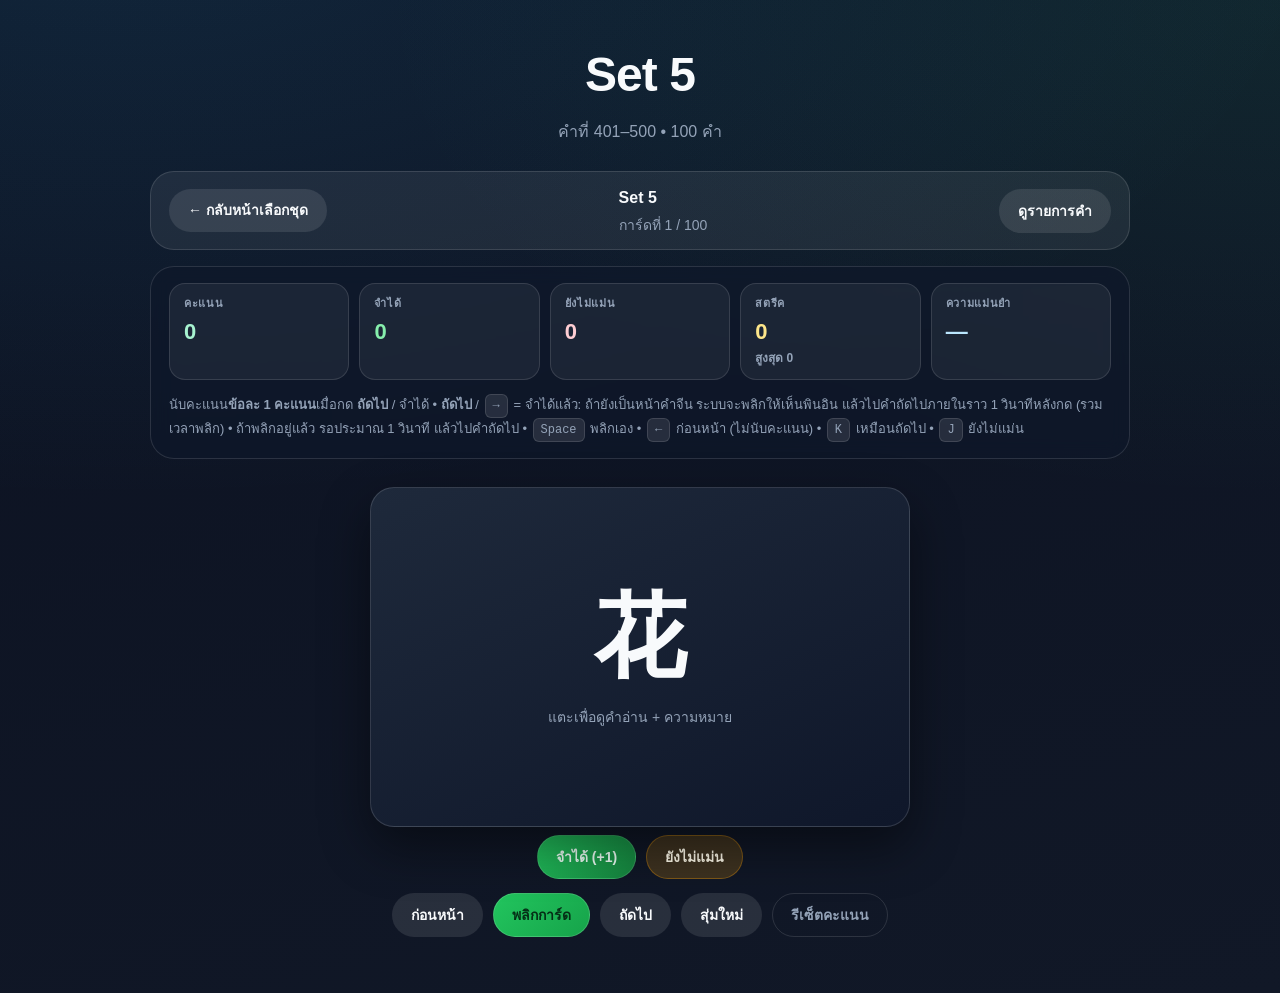
<file: set5.html>
<!DOCTYPE html><html lang="th"><head><meta charset="UTF-8"><meta name="viewport" content="width=device-width, initial-scale=1.0"><title>HSK Flashcards - Set 5</title><link rel="stylesheet" href="assets/style.css"></head><body><header><h1>Set 5</h1><div class="subtitle">คำที่ 401–500 • 100 คำ</div></header><main class="container"><div class="topbar"><a class="back-link" href="index.html">← กลับหน้าเลือกชุด</a><div><strong>Set 5</strong><div class="progress" id="progress"></div></div><button class="btn" onclick="toggleList()">ดูรายการคำ</button></div><section class="card-area"><div class="card" id="card" onclick="flipCard()"><div class="inner"><div class="front"><div class="hanzi" id="frontWord"></div><div class="subtitle">แตะเพื่อดูคำอ่าน + ความหมาย</div></div><div class="back"><div class="pinyin" id="backPinyin"></div><div class="meaning" id="backMeaning"></div></div></div></div></section><div class="controls"><button class="btn" onclick="prevCard()">ก่อนหน้า</button><button class="btn primary" onclick="flipCard()">พลิกการ์ด</button><button class="btn" onclick="nextCard()">ถัดไป</button><button class="btn" onclick="shuffleCards()">สุ่มใหม่</button></div><div id="wordList" class="word-list hidden"></div></main><script>const words = [
  {
    "word": "花",
    "pinyin": "huā",
    "meaning": "ใช้จ่าย"
  },
  {
    "word": "花",
    "pinyin": "huā",
    "meaning": "ดอกไม้"
  },
  {
    "word": "画",
    "pinyin": "huà",
    "meaning": "ภาพวาด"
  },
  {
    "word": "坏",
    "pinyin": "huài",
    "meaning": "แย่"
  },
  {
    "word": "还",
    "pinyin": "huán",
    "meaning": "ส่งคืน"
  },
  {
    "word": "环境",
    "pinyin": "huánjì ng",
    "meaning": "สภาพแวดล้อม"
  },
  {
    "word": "换",
    "pinyin": "huàn",
    "meaning": "แลกเงิน"
  },
  {
    "word": "黄河",
    "pinyin": "Huánghé",
    "meaning": "แม่น้าฮวงโห"
  },
  {
    "word": "会议",
    "pinyin": "huìyì",
    "meaning": "การประชุม"
  },
  {
    "word": "或者",
    "pinyin": "huòzhě",
    "meaning": "หรือ"
  },
  {
    "word": "几乎",
    "pinyin": "jīhū",
    "meaning": "เกือบ"
  },
  {
    "word": "机会",
    "pinyin": "jīhuì",
    "meaning": "โอกาส"
  },
  {
    "word": "极",
    "pinyin": "jí",
    "meaning": "สุดๆ"
  },
  {
    "word": "记得",
    "pinyin": "jì de",
    "meaning": "จ้าได้"
  },
  {
    "word": "季节",
    "pinyin": "jì jié",
    "meaning": "ฤดูกาล"
  },
  {
    "word": "检查",
    "pinyin": "jiǎnchá",
    "meaning": "ตรวจ, ตรวจสอบ"
  },
  {
    "word": "简单",
    "pinyin": "jiǎndān",
    "meaning": "ง่าย"
  },
  {
    "word": "见面",
    "pinyin": "jiànmiàn",
    "meaning": "เจอ, พบ"
  },
  {
    "word": "健康",
    "pinyin": "jiànkāng",
    "meaning": "แข็งแรง"
  },
  {
    "word": "讲",
    "pinyin": "jiǎng",
    "meaning": "พูด, เล่า, บรรยาย"
  },
  {
    "word": "降落",
    "pinyin": "jiàngluò",
    "meaning": "เครื่องบิน (ลง)"
  },
  {
    "word": "角",
    "pinyin": "jiǎo",
    "meaning": "มุม"
  },
  {
    "word": "脚",
    "pinyin": "jiǎo",
    "meaning": "เท้า"
  },
  {
    "word": "教",
    "pinyin": "jiāo",
    "meaning": "สอน"
  },
  {
    "word": "接",
    "pinyin": "jiē",
    "meaning": "ต่อ"
  },
  {
    "word": "街道",
    "pinyin": "jiēdào",
    "meaning": "ถนน"
  },
  {
    "word": "节目",
    "pinyin": "jiémù",
    "meaning": "รายการ"
  },
  {
    "word": "节日",
    "pinyin": "jiérì",
    "meaning": "เทศกาล"
  },
  {
    "word": "结婚",
    "pinyin": "jiéhūn",
    "meaning": "แต่งงาน"
  },
  {
    "word": "结束",
    "pinyin": "jiéshù",
    "meaning": "สินสุด"
  },
  {
    "word": "解决",
    "pinyin": "jiějué",
    "meaning": "แก้ไข"
  },
  {
    "word": "借",
    "pinyin": "jiè",
    "meaning": "ยืม"
  },
  {
    "word": "经常",
    "pinyin": "jīngcháng",
    "meaning": "บ่อยๆ"
  },
  {
    "word": "经过",
    "pinyin": "jīngguò",
    "meaning": "หลังจาก"
  },
  {
    "word": "经理",
    "pinyin": "jīnglǐ",
    "meaning": "ผู้จัดการ"
  },
  {
    "word": "久",
    "pinyin": "jiǔ",
    "meaning": "นาน"
  },
  {
    "word": "旧",
    "pinyin": "jiù",
    "meaning": "เก่า"
  },
  {
    "word": "句子",
    "pinyin": "jùzi",
    "meaning": "ประโยค"
  },
  {
    "word": "决定",
    "pinyin": "juédì ng",
    "meaning": "การตัดสินใจ"
  },
  {
    "word": "可爱",
    "pinyin": "kě’ài",
    "meaning": "น่ารัก"
  },
  {
    "word": "渴",
    "pinyin": "kě",
    "meaning": "กระหายน้า"
  },
  {
    "word": "刻",
    "pinyin": "kè",
    "meaning": "15 นาที"
  },
  {
    "word": "客人",
    "pinyin": "kèrén",
    "meaning": "แขก"
  },
  {
    "word": "空调",
    "pinyin": "kōngtiáo",
    "meaning": "เครื่องปรับอากาศ"
  },
  {
    "word": "口",
    "pinyin": "kǒu",
    "meaning": "ปาก"
  },
  {
    "word": "哭",
    "pinyin": "kū",
    "meaning": "ร้องไห้"
  },
  {
    "word": "裤子",
    "pinyin": "kùzi",
    "meaning": "กางเกง"
  },
  {
    "word": "筷子",
    "pinyin": "kuàizi",
    "meaning": "ตะเกียบ"
  },
  {
    "word": "蓝",
    "pinyin": "lán",
    "meaning": "สีฟ้า"
  },
  {
    "word": "老",
    "pinyin": "lǎo",
    "meaning": "แก่"
  },
  {
    "word": "离开",
    "pinyin": "líkāi",
    "meaning": "แยกจากกัน"
  },
  {
    "word": "礼物",
    "pinyin": "lǐwù",
    "meaning": "ของขวัญ"
  },
  {
    "word": "历史",
    "pinyin": "lìshǐ",
    "meaning": "ประวัติศาสตร์"
  },
  {
    "word": "脸",
    "pinyin": "liǎn",
    "meaning": "ใบหน้า"
  },
  {
    "word": "练习",
    "pinyin": "liànxí",
    "meaning": "แบบฝึกหัด"
  },
  {
    "word": "辆",
    "pinyin": "liàng",
    "meaning": "คัน (ลักษณนามของรถยนต์)"
  },
  {
    "word": "聊天",
    "pinyin": "liáotiān",
    "meaning": "พูดคุยสัพเพเหระ"
  },
  {
    "word": "了解",
    "pinyin": "liǎojiě",
    "meaning": "เข้าใจ"
  },
  {
    "word": "邻居",
    "pinyin": "línjū",
    "meaning": "เพื่อนบ้าน"
  },
  {
    "word": "留学",
    "pinyin": "liúxué",
    "meaning": "เรียน (ต่างประเทศ)"
  },
  {
    "word": "楼",
    "pinyin": "lóu",
    "meaning": "ตึก"
  },
  {
    "word": "绿",
    "pinyin": "lǜ",
    "meaning": "สีเขียว"
  },
  {
    "word": "马",
    "pinyin": "mǎ",
    "meaning": "ม้า"
  },
  {
    "word": "马上",
    "pinyin": "mǎshàng",
    "meaning": "เดี๋ยวนี, ทันที"
  },
  {
    "word": "满意",
    "pinyin": "mǎnyì",
    "meaning": "พอใจ"
  },
  {
    "word": "帽子",
    "pinyin": "màozi",
    "meaning": "หมวก"
  },
  {
    "word": "米",
    "pinyin": "mǐ",
    "meaning": "เมตร"
  },
  {
    "word": "面包",
    "pinyin": "miànbāo",
    "meaning": "ขนมปัง"
  },
  {
    "word": "面条",
    "pinyin": "miàntiáo",
    "meaning": "บะหมี่"
  },
  {
    "word": "明白",
    "pinyin": "mí ngbai",
    "meaning": "ชัดเจน, เข้าใจง่าย"
  },
  {
    "word": "拿",
    "pinyin": "ná",
    "meaning": "ถือ"
  },
  {
    "word": "奶奶",
    "pinyin": "nǎinai",
    "meaning": "ย่า"
  },
  {
    "word": "南",
    "pinyin": "nán",
    "meaning": "ทิศใต้"
  },
  {
    "word": "难",
    "pinyin": "nán",
    "meaning": "ยาก"
  },
  {
    "word": "难过",
    "pinyin": "nánguò",
    "meaning": "เสียใจ"
  },
  {
    "word": "年级",
    "pinyin": "niánjí",
    "meaning": "ชันปี"
  },
  {
    "word": "年轻",
    "pinyin": "niánqīng",
    "meaning": "หนุ่มสาว, อายุยังน้อย"
  },
  {
    "word": "鸟",
    "pinyin": "niǎo",
    "meaning": "นก"
  },
  {
    "word": "努力",
    "pinyin": "nǔlì",
    "meaning": "ขยัน"
  },
  {
    "word": "爬山",
    "pinyin": "páshān",
    "meaning": "ปีนเขา"
  },
  {
    "word": "盘子",
    "pinyin": "pánzi",
    "meaning": "จาน"
  },
  {
    "word": "胖",
    "pinyin": "pàng",
    "meaning": "อ้วนขึน"
  },
  {
    "word": "皮鞋",
    "pinyin": "pí xié",
    "meaning": "รองเท้าหนัง"
  },
  {
    "word": "啤酒",
    "pinyin": "píjiǔ",
    "meaning": "เบียร์"
  },
  {
    "word": "普通话",
    "pinyin": "pǔtōnghuà",
    "meaning": "ภาษาจีนกลาง"
  },
  {
    "word": "其实",
    "pinyin": "qí shí",
    "meaning": "จริงๆแล้ว"
  },
  {
    "word": "其他",
    "pinyin": "qítā",
    "meaning": "อื่น"
  },
  {
    "word": "奇怪",
    "pinyin": "qí guài",
    "meaning": "แปลก"
  },
  {
    "word": "骑",
    "pinyin": "qí",
    "meaning": "ขี่"
  },
  {
    "word": "起飞",
    "pinyin": "qǐfēi",
    "meaning": "(เครื่องบิน) ขึน"
  },
  {
    "word": "清楚",
    "pinyin": "qīngchu",
    "meaning": "เข้าใจ"
  },
  {
    "word": "秋",
    "pinyin": "qiū",
    "meaning": "ฤดูใบไม้ร่วง"
  },
  {
    "word": "裙子",
    "pinyin": "qúnzi",
    "meaning": "กระโปรง"
  },
  {
    "word": "然后",
    "pinyin": "ránhòu",
    "meaning": "หลังจากนัน"
  },
  {
    "word": "热情",
    "pinyin": "rèqí ng",
    "meaning": "อบอุ่น"
  },
  {
    "word": "认为",
    "pinyin": "rènwéi",
    "meaning": "เข้าใจว่า"
  },
  {
    "word": "认真",
    "pinyin": "rènzhēn",
    "meaning": "ตังใจจริงจัง"
  },
  {
    "word": "容易",
    "pinyin": "róngyì",
    "meaning": "ง่าย"
  },
  {
    "word": "如果",
    "pinyin": "rúguǒ",
    "meaning": "ถ้า"
  },
  {
    "word": "伞",
    "pinyin": "sǎn",
    "meaning": "ร่ม"
  }
];</script><script src="assets/script.js"></script></body></html>
</file>
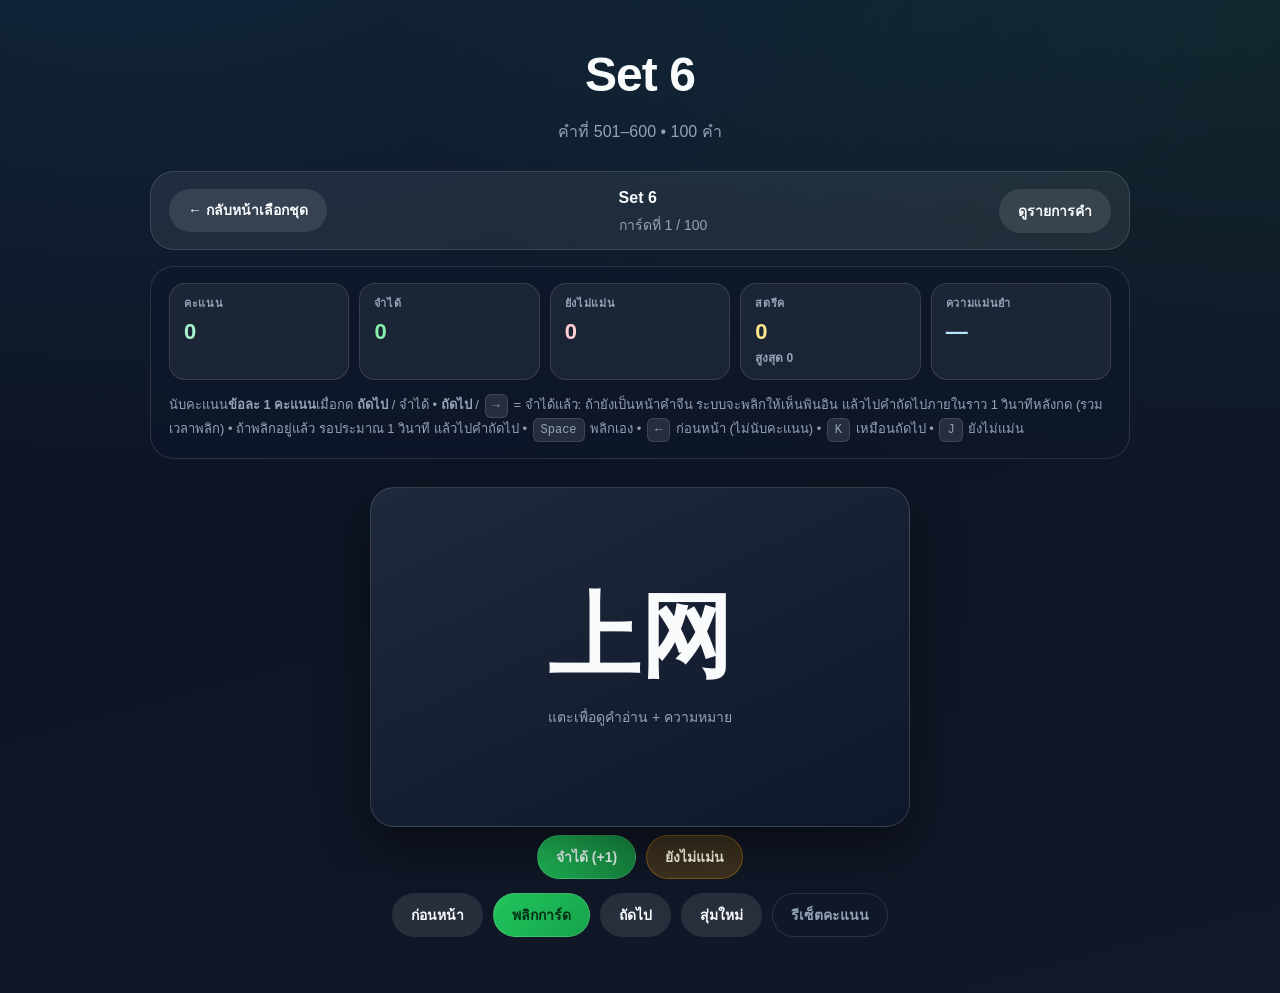
<file: set6.html>
<!DOCTYPE html><html lang="th"><head><meta charset="UTF-8"><meta name="viewport" content="width=device-width, initial-scale=1.0"><title>HSK Flashcards - Set 6</title><link rel="stylesheet" href="assets/style.css"></head><body><header><h1>Set 6</h1><div class="subtitle">คำที่ 501–600 • 100 คำ</div></header><main class="container"><div class="topbar"><a class="back-link" href="index.html">← กลับหน้าเลือกชุด</a><div><strong>Set 6</strong><div class="progress" id="progress"></div></div><button class="btn" onclick="toggleList()">ดูรายการคำ</button></div><section class="card-area"><div class="card" id="card" onclick="flipCard()"><div class="inner"><div class="front"><div class="hanzi" id="frontWord"></div><div class="subtitle">แตะเพื่อดูคำอ่าน + ความหมาย</div></div><div class="back"><div class="pinyin" id="backPinyin"></div><div class="meaning" id="backMeaning"></div></div></div></div></section><div class="controls"><button class="btn" onclick="prevCard()">ก่อนหน้า</button><button class="btn primary" onclick="flipCard()">พลิกการ์ด</button><button class="btn" onclick="nextCard()">ถัดไป</button><button class="btn" onclick="shuffleCards()">สุ่มใหม่</button></div><div id="wordList" class="word-list hidden"></div></main><script>const words = [
  {
    "word": "上网",
    "pinyin": "shàngwǎng",
    "meaning": "ออนไลน์, เล่นอินเทอร์เน็ต"
  },
  {
    "word": "生气",
    "pinyin": "shēng qì",
    "meaning": "โกรธ"
  },
  {
    "word": "声音",
    "pinyin": "shēngyīn",
    "meaning": "เสียง"
  },
  {
    "word": "世界",
    "pinyin": "shì jiè",
    "meaning": "โลก"
  },
  {
    "word": "试",
    "pinyin": "shì",
    "meaning": "ทดลอง"
  },
  {
    "word": "瘦",
    "pinyin": "shòu",
    "meaning": "ผอมลง"
  },
  {
    "word": "叔叔",
    "pinyin": "shūshu",
    "meaning": "อา, ค้าเรียกผูช้ ายที่อายุน้อยกว่าหรือเท่ากับพ่อ"
  },
  {
    "word": "舒服",
    "pinyin": "shūfu",
    "meaning": "สบาย"
  },
  {
    "word": "树",
    "pinyin": "shù",
    "meaning": "ต้นไม้"
  },
  {
    "word": "数学",
    "pinyin": "shùxué",
    "meaning": "คณิตศาสตร์"
  },
  {
    "word": "刷牙",
    "pinyin": "shuāyá",
    "meaning": "แปรงฟัน"
  },
  {
    "word": "双",
    "pinyin": "shuāng",
    "meaning": "คู่"
  },
  {
    "word": "水平",
    "pinyin": "shuǐpíng",
    "meaning": "ระดับ"
  },
  {
    "word": "司机",
    "pinyin": "sījī",
    "meaning": "คนขับรถ"
  },
  {
    "word": "太阳",
    "pinyin": "tàiyáng",
    "meaning": "พระอาทิตย์"
  },
  {
    "word": "特别",
    "pinyin": "tèbié",
    "meaning": "พิเศษ"
  },
  {
    "word": "疼",
    "pinyin": "téng",
    "meaning": "เจ็บ"
  },
  {
    "word": "提高",
    "pinyin": "tígāo",
    "meaning": "การยกระดับ"
  },
  {
    "word": "体育",
    "pinyin": "tǐyù",
    "meaning": "กีฬา"
  },
  {
    "word": "甜",
    "pinyin": "tián",
    "meaning": "หวาน"
  },
  {
    "word": "条",
    "pinyin": "tiáo",
    "meaning": "ลักษณนามของสิ่งของที่เป็นเส้นยาวๆ"
  },
  {
    "word": "同事",
    "pinyin": "tóngshì",
    "meaning": "เพื่อนร่วมงาน"
  },
  {
    "word": "同意",
    "pinyin": "tóngyì",
    "meaning": "เห็นด้วย"
  },
  {
    "word": "头发",
    "pinyin": "tóufa",
    "meaning": "เส้นผม"
  },
  {
    "word": "突然",
    "pinyin": "tūrán",
    "meaning": "ทันทีทันใด, กะทันหัน"
  },
  {
    "word": "图书馆",
    "pinyin": "túshūguǎn",
    "meaning": "ห้องสมุด"
  },
  {
    "word": "腿",
    "pinyin": "tuǐ",
    "meaning": "ขา"
  },
  {
    "word": "完成",
    "pinyin": "wánchéng",
    "meaning": "เสร็จ"
  },
  {
    "word": "碗",
    "pinyin": "wǎn",
    "meaning": "ชาม, ถ้วย"
  },
  {
    "word": "万",
    "pinyin": "wàn",
    "meaning": "หมื่น"
  },
  {
    "word": "忘记",
    "pinyin": "wàngjì",
    "meaning": "ลืม"
  },
  {
    "word": "为",
    "pinyin": "wèi",
    "meaning": "เพื่อ"
  },
  {
    "word": "为了",
    "pinyin": "wèile",
    "meaning": "เพื่อ"
  },
  {
    "word": "位",
    "pinyin": "wèi",
    "meaning": "ท่าน(ค้าลักษณนามของคน)"
  },
  {
    "word": "文化",
    "pinyin": "wénhuà",
    "meaning": "วัฒนธรรม"
  },
  {
    "word": "西",
    "pinyin": "xī",
    "meaning": "ทิศตะวันตก"
  },
  {
    "word": "习惯",
    "pinyin": "xí guàn",
    "meaning": "ความเคยชิน, นิสัย"
  },
  {
    "word": "洗手间",
    "pinyin": "xǐshǒujiān",
    "meaning": "ห้องน้า"
  },
  {
    "word": "洗澡",
    "pinyin": "xǐzǎo",
    "meaning": "อาบน้า"
  },
  {
    "word": "夏",
    "pinyin": "xià",
    "meaning": "ฤดูร้อน"
  },
  {
    "word": "先",
    "pinyin": "xiān",
    "meaning": "ก่อน"
  },
  {
    "word": "相信",
    "pinyin": "xiāngxìn",
    "meaning": "เชื่อ"
  },
  {
    "word": "香蕉",
    "pinyin": "xiāngjiāo",
    "meaning": "กล้วยหอม"
  },
  {
    "word": "向",
    "pinyin": "xiàng",
    "meaning": "ไปทาง"
  },
  {
    "word": "像",
    "pinyin": "xiàng",
    "meaning": "เช่น"
  },
  {
    "word": "小心",
    "pinyin": "xiǎoxīn",
    "meaning": "อย่างระมัดระวัง"
  },
  {
    "word": "校长",
    "pinyin": "xiàozhǎng",
    "meaning": "ครูใหญ่, อธิการบดี"
  },
  {
    "word": "新闻",
    "pinyin": "xīnwén",
    "meaning": "ข่าว"
  },
  {
    "word": "新鲜",
    "pinyin": "xīnxiān",
    "meaning": "สด"
  },
  {
    "word": "信用卡",
    "pinyin": "xìnyòngkǎ",
    "meaning": "บัตรเครดิต"
  },
  {
    "word": "行李箱",
    "pinyin": "xínglixiāng",
    "meaning": "กระเป๋าเดินทาง"
  },
  {
    "word": "熊猫",
    "pinyin": "xióngmāo",
    "meaning": "หมีแพนด้า"
  },
  {
    "word": "需要",
    "pinyin": "xūyào",
    "meaning": "ต้องการ"
  },
  {
    "word": "选择",
    "pinyin": "xuǎnzé",
    "meaning": "สิ่งที่เลือก, ตัวเลือก"
  },
  {
    "word": "要求",
    "pinyin": "yāoqiú",
    "meaning": "ค้าขอ"
  },
  {
    "word": "爷爷",
    "pinyin": "yéye",
    "meaning": "ปู่"
  },
  {
    "word": "一定",
    "pinyin": "yí dìng",
    "meaning": "ระดับหนึ่ง"
  },
  {
    "word": "一共",
    "pinyin": "yí gòng",
    "meaning": "ทังหมด"
  },
  {
    "word": "一会儿",
    "pinyin": "yí huì r",
    "meaning": "ครู่หนึ่ง"
  },
  {
    "word": "一样",
    "pinyin": "yíyàng",
    "meaning": "เหมือนกัน"
  },
  {
    "word": "一般",
    "pinyin": "yìbān",
    "meaning": "โดยปกติ"
  },
  {
    "word": "一边",
    "pinyin": "yìbiān",
    "meaning": "...ไปด้วย ...ไปด้วย"
  },
  {
    "word": "一直",
    "pinyin": "yì zhí",
    "meaning": "มาโดยตลอด"
  },
  {
    "word": "以前",
    "pinyin": "yǐqián",
    "meaning": "เมื่อก่อน"
  },
  {
    "word": "音乐",
    "pinyin": "yīnyuè",
    "meaning": "ดนตรี"
  },
  {
    "word": "银行",
    "pinyin": "yí nháng",
    "meaning": "ธนาคาร"
  },
  {
    "word": "饮料",
    "pinyin": "yǐnliào",
    "meaning": "เครื่องดื่ม"
  },
  {
    "word": "应该",
    "pinyin": "yīnggāi",
    "meaning": "ควร 8"
  },
  {
    "word": "影响",
    "pinyin": "yǐngxiǎng",
    "meaning": "ผลกระทบ"
  },
  {
    "word": "用",
    "pinyin": "yòng",
    "meaning": "ใช้"
  },
  {
    "word": "游戏",
    "pinyin": "yóuxì",
    "meaning": "เกม"
  },
  {
    "word": "有名",
    "pinyin": "yǒumíng",
    "meaning": "มีชื่อเสียง"
  },
  {
    "word": "又",
    "pinyin": "yòu",
    "meaning": "อีกแล้ว"
  },
  {
    "word": "遇到",
    "pinyin": "yùdào",
    "meaning": "พบ, เจอ"
  },
  {
    "word": "元",
    "pinyin": "yuán",
    "meaning": "หยวน"
  },
  {
    "word": "愿意",
    "pinyin": "yuànyì",
    "meaning": "สมัครใจ, ยินยอม"
  },
  {
    "word": "月亮",
    "pinyin": "yuèliang",
    "meaning": "พระจันทร์"
  },
  {
    "word": "越",
    "pinyin": "yuè",
    "meaning": "ยิง่"
  },
  {
    "word": "站",
    "pinyin": "zhàn",
    "meaning": "สถานี, ป้ายรถ"
  },
  {
    "word": "张",
    "pinyin": "zhāng",
    "meaning": "อ้า (ปาก)"
  },
  {
    "word": "照顾",
    "pinyin": "zhàogù",
    "meaning": "การดูแล"
  },
  {
    "word": "照片",
    "pinyin": "zhàopiàn",
    "meaning": "รูปถ่าย"
  },
  {
    "word": "照相机",
    "pinyin": "zhàoxiàngjī",
    "meaning": "กล้องถ่ายรูป"
  },
  {
    "word": "只",
    "pinyin": "zhī",
    "meaning": "ข้าง, ตัว (ลักษณนามสัตว์ หรือข้างหนึ่งของสิ่งของที่เป็นคู่)"
  },
  {
    "word": "只",
    "pinyin": "zhǐ",
    "meaning": "แค่ เพียง"
  },
  {
    "word": "中间",
    "pinyin": "zhōngjiān",
    "meaning": "ตรงกลาง"
  },
  {
    "word": "中文",
    "pinyin": "Zhōngwén",
    "meaning": "ภาษาจีน"
  },
  {
    "word": "终于",
    "pinyin": "zhōngyú",
    "meaning": "ในที่สุด"
  },
  {
    "word": "种",
    "pinyin": "zhǒng",
    "meaning": "ประเภท"
  },
  {
    "word": "重要",
    "pinyin": "zhòngyào",
    "meaning": "ส้าคัญ"
  },
  {
    "word": "周末",
    "pinyin": "zhōumò",
    "meaning": "สุดสัปดาห์"
  },
  {
    "word": "主要",
    "pinyin": "zhǔyào",
    "meaning": "หลักๆ, ส้าคัญ"
  },
  {
    "word": "注意",
    "pinyin": "zhùyì",
    "meaning": "ระวัง"
  },
  {
    "word": "着急",
    "pinyin": "zháojí",
    "meaning": "รีบร้อน"
  },
  {
    "word": "自己",
    "pinyin": "zìjǐ",
    "meaning": "ตัวเอง"
  },
  {
    "word": "总是",
    "pinyin": "zǒngshì",
    "meaning": "มักจะ"
  },
  {
    "word": "嘴",
    "pinyin": "zuǐ",
    "meaning": "ปาก"
  },
  {
    "word": "最近",
    "pinyin": "zuì jìn",
    "meaning": "ระยะนี, ช่วงนี"
  },
  {
    "word": "作业",
    "pinyin": "zuòyè",
    "meaning": "การบ้าน"
  },
  {
    "word": "作用",
    "pinyin": "zuòyòng",
    "meaning": "ผล, บทบาท"
  }
];</script><script src="assets/script.js"></script></body></html>
</file>
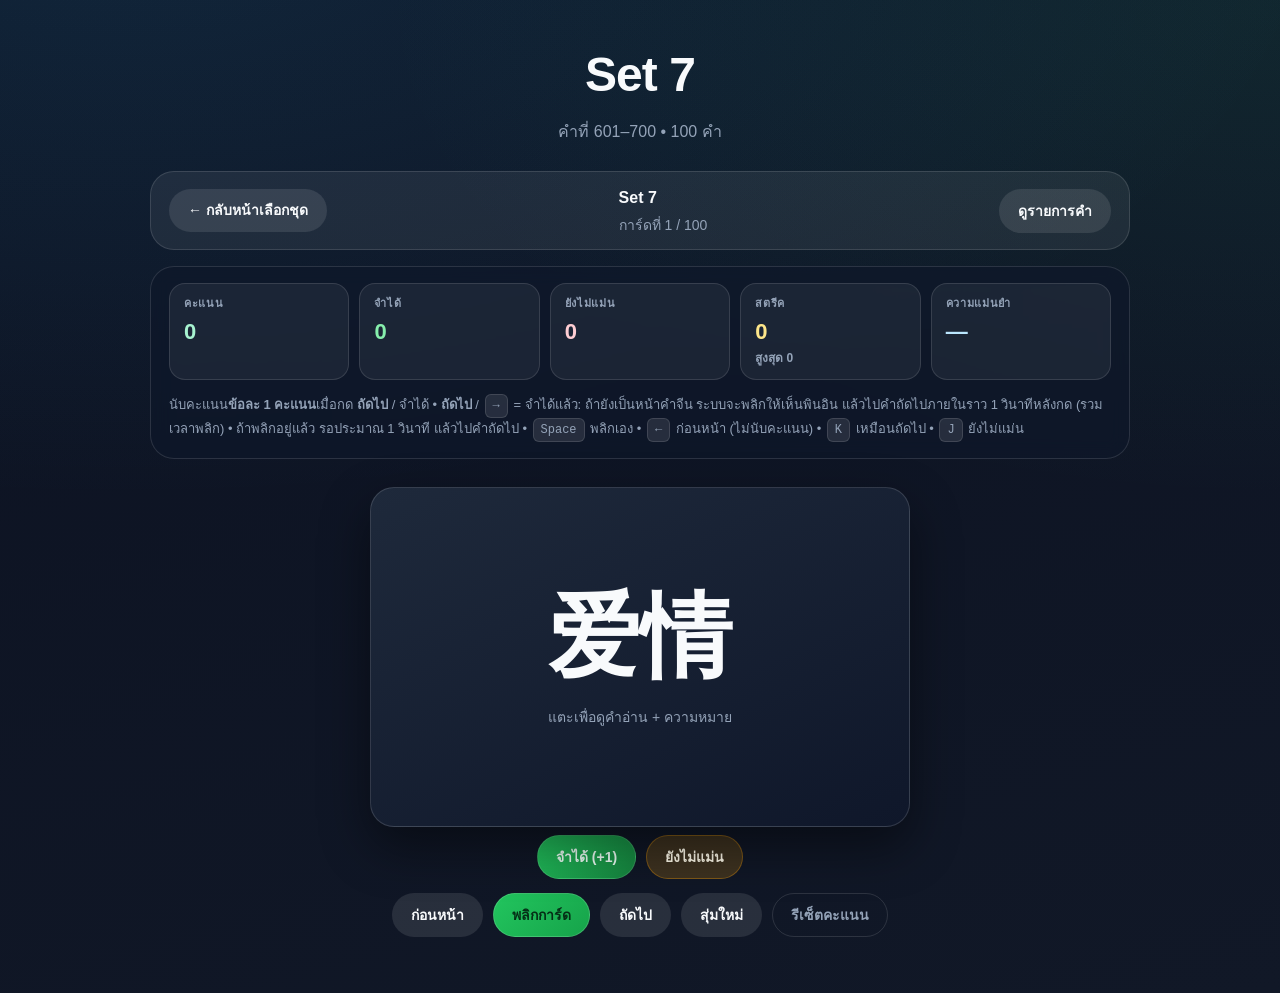
<file: set7.html>
<!DOCTYPE html><html lang="th"><head><meta charset="UTF-8"><meta name="viewport" content="width=device-width, initial-scale=1.0"><title>HSK Flashcards - Set 7</title><link rel="stylesheet" href="assets/style.css"></head><body><header><h1>Set 7</h1><div class="subtitle">คำที่ 601–700 • 100 คำ</div></header><main class="container"><div class="topbar"><a class="back-link" href="index.html">← กลับหน้าเลือกชุด</a><div><strong>Set 7</strong><div class="progress" id="progress"></div></div><button class="btn" onclick="toggleList()">ดูรายการคำ</button></div><section class="card-area"><div class="card" id="card" onclick="flipCard()"><div class="inner"><div class="front"><div class="hanzi" id="frontWord"></div><div class="subtitle">แตะเพื่อดูคำอ่าน + ความหมาย</div></div><div class="back"><div class="pinyin" id="backPinyin"></div><div class="meaning" id="backMeaning"></div></div></div></div></section><div class="controls"><button class="btn" onclick="prevCard()">ก่อนหน้า</button><button class="btn primary" onclick="flipCard()">พลิกการ์ด</button><button class="btn" onclick="nextCard()">ถัดไป</button><button class="btn" onclick="shuffleCards()">สุ่มใหม่</button></div><div id="wordList" class="word-list hidden"></div></main><script>const words = [
  {
    "word": "爱情",
    "pinyin": "àiqí ng",
    "meaning": "ความรัก"
  },
  {
    "word": "安排",
    "pinyin": "ānpái",
    "meaning": "การจัดการ"
  },
  {
    "word": "安全",
    "pinyin": "ānquán",
    "meaning": "ความปลอดภัย"
  },
  {
    "word": "按时",
    "pinyin": "ànshí",
    "meaning": "ตรงตามเวลา"
  },
  {
    "word": "按照",
    "pinyin": "ànzhào",
    "meaning": "ตาม"
  },
  {
    "word": "百分之",
    "pinyin": "bǎifēnzhī",
    "meaning": "ร้อยละ, เปอร์เซ็นต์"
  },
  {
    "word": "棒",
    "pinyin": "bàng",
    "meaning": "เยี่ยม, สุดยอด"
  },
  {
    "word": "包子",
    "pinyin": "bāozi",
    "meaning": "ซาลาเปา"
  },
  {
    "word": "保护",
    "pinyin": "bǎohù",
    "meaning": "รักษา, คุ้มครอง"
  },
  {
    "word": "保证",
    "pinyin": "bǎozhèng",
    "meaning": "การรับประกัน"
  },
  {
    "word": "报名",
    "pinyin": "bàomí ng",
    "meaning": "สมัคร, ลงชื่อ"
  },
  {
    "word": "抱",
    "pinyin": "bào",
    "meaning": "กอด, อุ้ม"
  },
  {
    "word": "抱歉",
    "pinyin": "bàoqiàn",
    "meaning": "ขอโทษ"
  },
  {
    "word": "倍",
    "pinyin": "bèi",
    "meaning": "เท่า"
  },
  {
    "word": "本来",
    "pinyin": "běnlái",
    "meaning": "เดิมที"
  },
  {
    "word": "笨",
    "pinyin": "bèn",
    "meaning": "โง่"
  },
  {
    "word": "比如",
    "pinyin": "bǐrú",
    "meaning": "เช่น"
  },
  {
    "word": "毕业",
    "pinyin": "bìyè",
    "meaning": "จบการศึกษา"
  },
  {
    "word": "遍",
    "pinyin": "biàn",
    "meaning": "รอบ, ครัง (ลักษณนามของกริยา)"
  },
  {
    "word": "标准",
    "pinyin": "biāozhǔn",
    "meaning": "ได้มาตรฐาน"
  },
  {
    "word": "表格",
    "pinyin": "biǎogé",
    "meaning": "แบบฟอร์ม, ตาราง"
  },
  {
    "word": "表示",
    "pinyin": "biǎoshì",
    "meaning": "แสดง (ความคิด, ความรู้สึก)"
  },
  {
    "word": "表演",
    "pinyin": "biǎoyǎn",
    "meaning": "การแสดง"
  },
  {
    "word": "表扬",
    "pinyin": "biǎoyáng",
    "meaning": "ค้าชม"
  },
  {
    "word": "饼干",
    "pinyin": "bǐnggān",
    "meaning": "คุกกี"
  },
  {
    "word": "并且",
    "pinyin": "bìngqiě",
    "meaning": "และ"
  },
  {
    "word": "博士",
    "pinyin": "bóshì",
    "meaning": "ดอกเตอร์"
  },
  {
    "word": "不过",
    "pinyin": "búguò",
    "meaning": "แต่ว่า"
  },
  {
    "word": "不得不",
    "pinyin": "bùdébù",
    "meaning": "ต้อง, จ้าเป็นต้อง"
  },
  {
    "word": "不管",
    "pinyin": "bùguǎn",
    "meaning": "ไม่ว่า"
  },
  {
    "word": "不好意思",
    "pinyin": "bùhǎoyìsi",
    "meaning": "อาย, เขิน, รู้สึกผิด"
  },
  {
    "word": "不仅",
    "pinyin": "bùjǐn",
    "meaning": "ไม่เพียงแต่, นอกจาก"
  },
  {
    "word": "部分",
    "pinyin": "bùfen",
    "meaning": "ส่วน"
  },
  {
    "word": "擦",
    "pinyin": "cā",
    "meaning": "เช็ด"
  },
  {
    "word": "猜",
    "pinyin": "cāi",
    "meaning": "เดา, ทาย"
  },
  {
    "word": "材料",
    "pinyin": "cáiliào",
    "meaning": "วัสดุ, ข้อมูล, หลักฐาน"
  },
  {
    "word": "参观",
    "pinyin": "cānguān",
    "meaning": "เยี่ยมชม"
  },
  {
    "word": "餐厅",
    "pinyin": "cāntīng",
    "meaning": "ร้านอาหาร"
  },
  {
    "word": "厕所",
    "pinyin": "cèsuǒ",
    "meaning": "ห้องน้า"
  },
  {
    "word": "差不多",
    "pinyin": "chàbuduō",
    "meaning": "ประมาณเกือบ"
  },
  {
    "word": "长城",
    "pinyin": "Chángchéng",
    "meaning": "ก้าแพงเมืองจีน"
  },
  {
    "word": "长江",
    "pinyin": "Cháng jiāng",
    "meaning": "แม่น้าแยงซีเกียง"
  },
  {
    "word": "尝",
    "pinyin": "cháng",
    "meaning": "ชิม"
  },
  {
    "word": "场",
    "pinyin": "chǎng",
    "meaning": "รอบ (ลักษณนามของการแข่งขัน ภาพยนตร์)"
  },
  {
    "word": "超过",
    "pinyin": "chāoguò",
    "meaning": "เกิน"
  },
  {
    "word": "吵",
    "pinyin": "chǎo",
    "meaning": "ทะเลาะ"
  },
  {
    "word": "成功",
    "pinyin": "chénggōng",
    "meaning": "ความส้าเร็จ"
  },
  {
    "word": "成为",
    "pinyin": "chéngwéi",
    "meaning": "เป็น, กลายเป็น"
  },
  {
    "word": "诚实",
    "pinyin": "chéngshí",
    "meaning": "ซื่อสัตย์"
  },
  {
    "word": "乘坐",
    "pinyin": "chéngzuò",
    "meaning": "โดยสาร"
  },
  {
    "word": "吃惊",
    "pinyin": "chījīng",
    "meaning": "ตกใจ"
  },
  {
    "word": "重新",
    "pinyin": "chóngxīn",
    "meaning": "ท้าใหม่"
  },
  {
    "word": "抽烟",
    "pinyin": "chōuyān",
    "meaning": "สูบบุหรี่"
  },
  {
    "word": "出差",
    "pinyin": "chūchāi",
    "meaning": "ไปท้างานต่างถิ่น"
  },
  {
    "word": "出发",
    "pinyin": "chūfā",
    "meaning": "ออกเดินทาง"
  },
  {
    "word": "出生",
    "pinyin": "chūshēng",
    "meaning": "เกิด"
  },
  {
    "word": "厨房",
    "pinyin": "chúfáng",
    "meaning": "ห้องครัว"
  },
  {
    "word": "传真",
    "pinyin": "chuánzhēn",
    "meaning": "แฟกซ์"
  },
  {
    "word": "窗户",
    "pinyin": "chuānghu",
    "meaning": "หน้าต่าง"
  },
  {
    "word": "词语",
    "pinyin": "cíyǔ",
    "meaning": "ค้าศัพท์"
  },
  {
    "word": "从来",
    "pinyin": "cónglái",
    "meaning": "แต่ไหนแต่ไรมา"
  },
  {
    "word": "粗心",
    "pinyin": "cūxīn",
    "meaning": "สะเพร่า"
  },
  {
    "word": "存",
    "pinyin": "cún",
    "meaning": "ฝากออม,เก็บ"
  },
  {
    "word": "错误",
    "pinyin": "cuòwù",
    "meaning": "ข้อผิดพลาด"
  },
  {
    "word": "答案",
    "pinyin": "dá’àn",
    "meaning": "ค้าตอบ"
  },
  {
    "word": "打扮",
    "pinyin": "dǎban",
    "meaning": "แต่งตัว"
  },
  {
    "word": "打扰",
    "pinyin": "dǎrǎo",
    "meaning": "รบกวน"
  },
  {
    "word": "打印",
    "pinyin": "dǎyìn",
    "meaning": "พิมพ์"
  },
  {
    "word": "打招呼",
    "pinyin": "dǎzhāohu",
    "meaning": "ทักทาย"
  },
  {
    "word": "打折",
    "pinyin": "dǎzhé",
    "meaning": "ลดราคา"
  },
  {
    "word": "打针",
    "pinyin": "dǎzhēn",
    "meaning": "ฉีดยา"
  },
  {
    "word": "大概",
    "pinyin": "dàgài",
    "meaning": "คงจะ"
  },
  {
    "word": "大使馆",
    "pinyin": "dàshǐguǎn",
    "meaning": "สถานทูต"
  },
  {
    "word": "大约",
    "pinyin": "dàyuē",
    "meaning": "ประมาณ"
  },
  {
    "word": "大夫",
    "pinyin": "dàifu",
    "meaning": "หมอ"
  },
  {
    "word": "戴",
    "pinyin": "dài",
    "meaning": "สวม, ใส่"
  },
  {
    "word": "当",
    "pinyin": "dāng",
    "meaning": "เป็น, ทำหน้าที่เป็น"
  },
  {
    "word": "当时",
    "pinyin": "dāngshí",
    "meaning": "ตอนนัน"
  },
  {
    "word": "刀",
    "pinyin": "dāo",
    "meaning": "มีด"
  },
  {
    "word": "导游",
    "pinyin": "dǎoyóu",
    "meaning": "มัคคุเทศก์, ไกด์"
  },
  {
    "word": "倒",
    "pinyin": "dǎo",
    "meaning": "ล้ม"
  },
  {
    "word": "到处",
    "pinyin": "dàochù",
    "meaning": "ทุกหนทุกแห่ง"
  },
  {
    "word": "到底",
    "pinyin": "dàodǐ",
    "meaning": "ตกลงว่า"
  },
  {
    "word": "道歉",
    "pinyin": "dàoqiàn",
    "meaning": "ขอโทษ"
  },
  {
    "word": "得意",
    "pinyin": "déyì",
    "meaning": "ดีใจ"
  },
  {
    "word": "得",
    "pinyin": "de",
    "meaning": "ได้รับ"
  },
  {
    "word": "登机牌",
    "pinyin": "dēngjīpái",
    "meaning": "บัตรขึนเครื่อง"
  },
  {
    "word": "等",
    "pinyin": "děng",
    "meaning": "เป็นต้น"
  },
  {
    "word": "低",
    "pinyin": "dī",
    "meaning": "ก้ม"
  },
  {
    "word": "底",
    "pinyin": "dǐ",
    "meaning": "ปลาย, ใต้"
  },
  {
    "word": "地点",
    "pinyin": "dìdiǎn",
    "meaning": "สถานที่"
  },
  {
    "word": "地球",
    "pinyin": "dì qiú",
    "meaning": "โลก"
  },
  {
    "word": "地址",
    "pinyin": "dìzhǐ",
    "meaning": "ที่อยู่"
  },
  {
    "word": "调查",
    "pinyin": "diàochá",
    "meaning": "การส้ารวจ"
  },
  {
    "word": "掉",
    "pinyin": "diào",
    "meaning": "หล่นตก"
  },
  {
    "word": "丢",
    "pinyin": "diū",
    "meaning": "หาย"
  },
  {
    "word": "动作",
    "pinyin": "dòngzuò",
    "meaning": "ท่า, ท่าทาง"
  },
  {
    "word": "堵车",
    "pinyin": "dǔchē",
    "meaning": "รถติด"
  },
  {
    "word": "肚子",
    "pinyin": "dùzi",
    "meaning": "ท้อง"
  },
  {
    "word": "短信",
    "pinyin": "duǎnxìn",
    "meaning": "ข้อความสัน"
  }
];</script><script src="assets/script.js"></script></body></html>
</file>
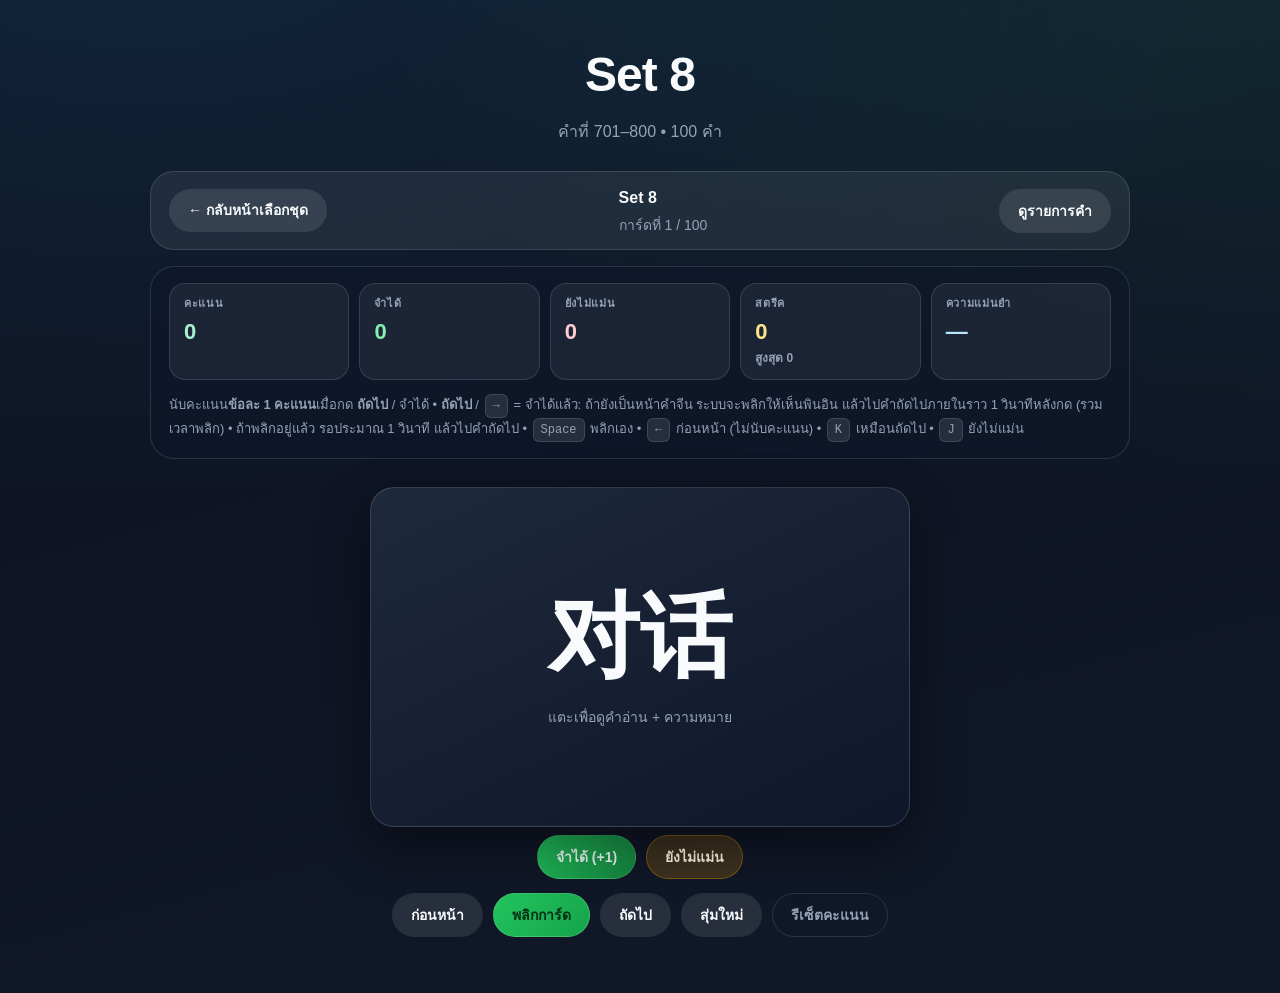
<file: set8.html>
<!DOCTYPE html><html lang="th"><head><meta charset="UTF-8"><meta name="viewport" content="width=device-width, initial-scale=1.0"><title>HSK Flashcards - Set 8</title><link rel="stylesheet" href="assets/style.css"></head><body><header><h1>Set 8</h1><div class="subtitle">คำที่ 701–800 • 100 คำ</div></header><main class="container"><div class="topbar"><a class="back-link" href="index.html">← กลับหน้าเลือกชุด</a><div><strong>Set 8</strong><div class="progress" id="progress"></div></div><button class="btn" onclick="toggleList()">ดูรายการคำ</button></div><section class="card-area"><div class="card" id="card" onclick="flipCard()"><div class="inner"><div class="front"><div class="hanzi" id="frontWord"></div><div class="subtitle">แตะเพื่อดูคำอ่าน + ความหมาย</div></div><div class="back"><div class="pinyin" id="backPinyin"></div><div class="meaning" id="backMeaning"></div></div></div></div></section><div class="controls"><button class="btn" onclick="prevCard()">ก่อนหน้า</button><button class="btn primary" onclick="flipCard()">พลิกการ์ด</button><button class="btn" onclick="nextCard()">ถัดไป</button><button class="btn" onclick="shuffleCards()">สุ่มใหม่</button></div><div id="wordList" class="word-list hidden"></div></main><script>const words = [
  {
    "word": "对话",
    "pinyin": "duì huà",
    "meaning": "บทสนทนา"
  },
  {
    "word": "对面",
    "pinyin": "duì miàn",
    "meaning": "ตรงข้าม"
  },
  {
    "word": "儿童",
    "pinyin": "értóng",
    "meaning": "เด็ก"
  },
  {
    "word": "而",
    "pinyin": "ér",
    "meaning": "และ, แต่"
  },
  {
    "word": "发生",
    "pinyin": "fāshēng",
    "meaning": "เกิด"
  },
  {
    "word": "发展",
    "pinyin": "fāzhǎn",
    "meaning": "พัฒนา"
  },
  {
    "word": "法律",
    "pinyin": "fǎlǜ",
    "meaning": "กฎหมาย"
  },
  {
    "word": "翻译",
    "pinyin": "fānyì",
    "meaning": "แปล"
  },
  {
    "word": "烦恼",
    "pinyin": "fánnǎo",
    "meaning": "กลัดกลุ้ม"
  },
  {
    "word": "反对",
    "pinyin": "fǎnduì",
    "meaning": "คัดค้าน"
  },
  {
    "word": "方法",
    "pinyin": "fāngfǎ",
    "meaning": "วิธี"
  },
  {
    "word": "方面",
    "pinyin": "fāngmiàn",
    "meaning": "ด้าน"
  },
  {
    "word": "方向",
    "pinyin": "fāngxiàng",
    "meaning": "ทิศทาง"
  },
  {
    "word": "房东",
    "pinyin": "fángdōng",
    "meaning": "เจ้าของบ้านที่ให้เช่า"
  },
  {
    "word": "放弃",
    "pinyin": "fàngqì",
    "meaning": "ละทิง"
  },
  {
    "word": "放暑假",
    "pinyin": "fàng shǔjià",
    "meaning": "ปิดเทอมฤดูร้อน"
  },
  {
    "word": "放松",
    "pinyin": "fàngsōng",
    "meaning": "ผ่อนคลาย"
  },
  {
    "word": "费用",
    "pinyin": "fèiyòng",
    "meaning": "ค่าใช้จ่าย"
  },
  {
    "word": "份",
    "pinyin": "fèn",
    "meaning": "ที่, ชุด"
  },
  {
    "word": "丰富",
    "pinyin": "fēngfù",
    "meaning": "ท้าให้หลากหลาย"
  },
  {
    "word": "否则",
    "pinyin": "fǒuzé",
    "meaning": "มิฉะนัน"
  },
  {
    "word": "符合",
    "pinyin": "fúhé",
    "meaning": "ตรงตาม, สอดคล้อง"
  },
  {
    "word": "父亲",
    "pinyin": "fùqīn",
    "meaning": "พ่อ"
  },
  {
    "word": "付款",
    "pinyin": "fùkuǎn",
    "meaning": "จ่ายเงิน"
  },
  {
    "word": "负责",
    "pinyin": "fùzé",
    "meaning": "มีความรับผิดชอบ"
  },
  {
    "word": "复印",
    "pinyin": "fùyì n",
    "meaning": "ถ่ายเอกสาร"
  },
  {
    "word": "复杂",
    "pinyin": "fùzá",
    "meaning": "ซับซ้อน"
  },
  {
    "word": "富",
    "pinyin": "fù",
    "meaning": "รวย"
  },
  {
    "word": "改变",
    "pinyin": "gǎibiàn",
    "meaning": "การเปลี่ยนแปลง"
  },
  {
    "word": "干杯",
    "pinyin": "gānbēi",
    "meaning": "ชนแก้ว"
  },
  {
    "word": "赶",
    "pinyin": "gǎn",
    "meaning": "ไล่ให้ทัน"
  },
  {
    "word": "敢",
    "pinyin": "gǎn",
    "meaning": "กล้า"
  },
  {
    "word": "感动",
    "pinyin": "gǎndòng",
    "meaning": "ประทับใจ, ซาบซึง"
  },
  {
    "word": "感觉",
    "pinyin": "gǎnjué",
    "meaning": "รู้สึก"
  },
  {
    "word": "感情",
    "pinyin": "gǎnqíng",
    "meaning": "อารมณ์ความรู้สึก"
  },
  {
    "word": "感谢",
    "pinyin": "gǎnxiè",
    "meaning": "ความขอบคุณ"
  },
  {
    "word": "干",
    "pinyin": "gàn",
    "meaning": "ท้า"
  },
  {
    "word": "高级",
    "pinyin": "gāojí",
    "meaning": "ระดับสูง, ชันเลิศ"
  },
  {
    "word": "高速公路",
    "pinyin": "gāosùgōnglù",
    "meaning": "ทางด่วน"
  },
  {
    "word": "各",
    "pinyin": "gè",
    "meaning": "ต่างๆ, แต่ละ"
  },
  {
    "word": "工资",
    "pinyin": "gōngzī",
    "meaning": "เงินเดือน"
  },
  {
    "word": "公里",
    "pinyin": "gōnglǐ",
    "meaning": "กิโลเมตร"
  },
  {
    "word": "功夫",
    "pinyin": "gōngfu",
    "meaning": "กังฟู"
  },
  {
    "word": "共同",
    "pinyin": "gòngtóng",
    "meaning": "ร่วมกัน"
  },
  {
    "word": "购物",
    "pinyin": "gòuwù",
    "meaning": "ซือของ"
  },
  {
    "word": "够",
    "pinyin": "gòu",
    "meaning": "พอ"
  },
  {
    "word": "估计",
    "pinyin": "gūjì",
    "meaning": "การคาดการณ์"
  },
  {
    "word": "鼓励",
    "pinyin": "gǔlì",
    "meaning": "ให้ก้าลังใจ"
  },
  {
    "word": "故意",
    "pinyin": "gùyì",
    "meaning": "เจตนา, ตังใจ"
  },
  {
    "word": "顾客",
    "pinyin": "gùkè",
    "meaning": "ลูกค้า"
  },
  {
    "word": "挂",
    "pinyin": "guà",
    "meaning": "วาง (สายโทรศัพท์)"
  },
  {
    "word": "关键",
    "pinyin": "guānjiàn",
    "meaning": "จุดส้าคัญ"
  },
  {
    "word": "观众",
    "pinyin": "guānzhòng",
    "meaning": "ผู้ชม"
  },
  {
    "word": "管理",
    "pinyin": "guǎnlǐ",
    "meaning": "การจัดการ"
  },
  {
    "word": "光",
    "pinyin": "guāng",
    "meaning": "แค่"
  },
  {
    "word": "广播",
    "pinyin": "guǎngbō",
    "meaning": "รายการวิทยุ"
  },
  {
    "word": "广告",
    "pinyin": "guǎnggào",
    "meaning": "โฆษณา"
  },
  {
    "word": "逛",
    "pinyin": "guàng",
    "meaning": "เดินเล่น, เดินเที่ยว"
  },
  {
    "word": "规定",
    "pinyin": "guīdìng",
    "meaning": "ข้อก้าหนด"
  },
  {
    "word": "国籍",
    "pinyin": "guójí",
    "meaning": "สัญชาติ"
  },
  {
    "word": "国际",
    "pinyin": "guójì",
    "meaning": "นานาชาติ"
  },
  {
    "word": "果汁",
    "pinyin": "guǒzhī",
    "meaning": "น้าผลไม้"
  },
  {
    "word": "过程",
    "pinyin": "guòchéng",
    "meaning": "กระบวนการ"
  },
  {
    "word": "海洋",
    "pinyin": "hǎiyáng",
    "meaning": "มหาสมุทร"
  },
  {
    "word": "害羞",
    "pinyin": "hàixiū",
    "meaning": "อาย"
  },
  {
    "word": "寒假",
    "pinyin": "hánjià",
    "meaning": "ปิดเทอมฤดูหนาว"
  },
  {
    "word": "汗",
    "pinyin": "hàn",
    "meaning": "เหงื่อ"
  },
  {
    "word": "好处",
    "pinyin": "hǎochu",
    "meaning": "ข้อดี, ประโยชน์"
  },
  {
    "word": "好像",
    "pinyin": "hǎoxiàng",
    "meaning": "เหมือนจะ"
  },
  {
    "word": "号码",
    "pinyin": "hàomǎ",
    "meaning": "หมายเลข"
  },
  {
    "word": "合格",
    "pinyin": "hégé",
    "meaning": "ได้มาตรฐาน, มีคุณสมบัติเพียงพอ"
  },
  {
    "word": "合适",
    "pinyin": "héshì",
    "meaning": "เหมาะสม, พอดี"
  },
  {
    "word": "盒子",
    "pinyin": "hézi",
    "meaning": "กล่อง"
  },
  {
    "word": "后悔",
    "pinyin": "hòuhuǐ",
    "meaning": "เสียใจภายหลัง"
  },
  {
    "word": "厚",
    "pinyin": "hòu",
    "meaning": "ความหนา"
  },
  {
    "word": "互联网",
    "pinyin": "hùliánwǎng",
    "meaning": "อินเทอร์เน็ต"
  },
  {
    "word": "互相",
    "pinyin": "hùxiāng",
    "meaning": "ซึ่งกันและกัน"
  },
  {
    "word": "护士",
    "pinyin": "hùshi",
    "meaning": "พยาบาล"
  },
  {
    "word": "怀疑",
    "pinyin": "huái yí",
    "meaning": "สงสัย"
  },
  {
    "word": "回忆",
    "pinyin": "huíyì",
    "meaning": "ความทรงจ้า"
  },
  {
    "word": "活动",
    "pinyin": "huódòng",
    "meaning": "กิจกรรม"
  },
  {
    "word": "活泼",
    "pinyin": "huópō",
    "meaning": "ร่าเริง"
  },
  {
    "word": "火",
    "pinyin": "huǒ",
    "meaning": "โกรธ"
  },
  {
    "word": "获得",
    "pinyin": "huòdé",
    "meaning": "ได้รับ"
  },
  {
    "word": "积极",
    "pinyin": "jījí",
    "meaning": "ด้านบวกกระตือรือร้น"
  },
  {
    "word": "积累",
    "pinyin": "jīlěi",
    "meaning": "การสั่งสม"
  },
  {
    "word": "基础",
    "pinyin": "jīchǔ",
    "meaning": "ขันพืนฐาน"
  },
  {
    "word": "激动",
    "pinyin": "jīdòng",
    "meaning": "ท้าให้ตื่นเต้น"
  },
  {
    "word": "及时",
    "pinyin": "jí shí",
    "meaning": "พอดี"
  },
  {
    "word": "即使",
    "pinyin": "jíshǐ",
    "meaning": "แม้ว่า"
  },
  {
    "word": "计划",
    "pinyin": "jì huà",
    "meaning": "กะว่า"
  },
  {
    "word": "计算机",
    "pinyin": "jì suànjī",
    "meaning": "คอมพิวเตอร์"
  },
  {
    "word": "记者",
    "pinyin": "jìzhě",
    "meaning": "นักข่าว"
  },
  {
    "word": "技术",
    "pinyin": "jì shù",
    "meaning": "เทคนิค"
  },
  {
    "word": "既然",
    "pinyin": "jì rán",
    "meaning": "ในเมื่อ"
  },
  {
    "word": "继续",
    "pinyin": "jì xù",
    "meaning": "ต่อเนื่อง"
  },
  {
    "word": "寄",
    "pinyin": "jì",
    "meaning": "ส่ง (ทางไปรษณีย์)"
  },
  {
    "word": "加班",
    "pinyin": "jiābān",
    "meaning": "ท้างานล่วงเวลา"
  },
  {
    "word": "加油站",
    "pinyin": "jiāyóuzhàn",
    "meaning": "ปั๊มน้ามัน"
  },
  {
    "word": "家具",
    "pinyin": "jiājù",
    "meaning": "เฟอร์นิเจอร์"
  }
];</script><script src="assets/script.js"></script></body></html>
</file>
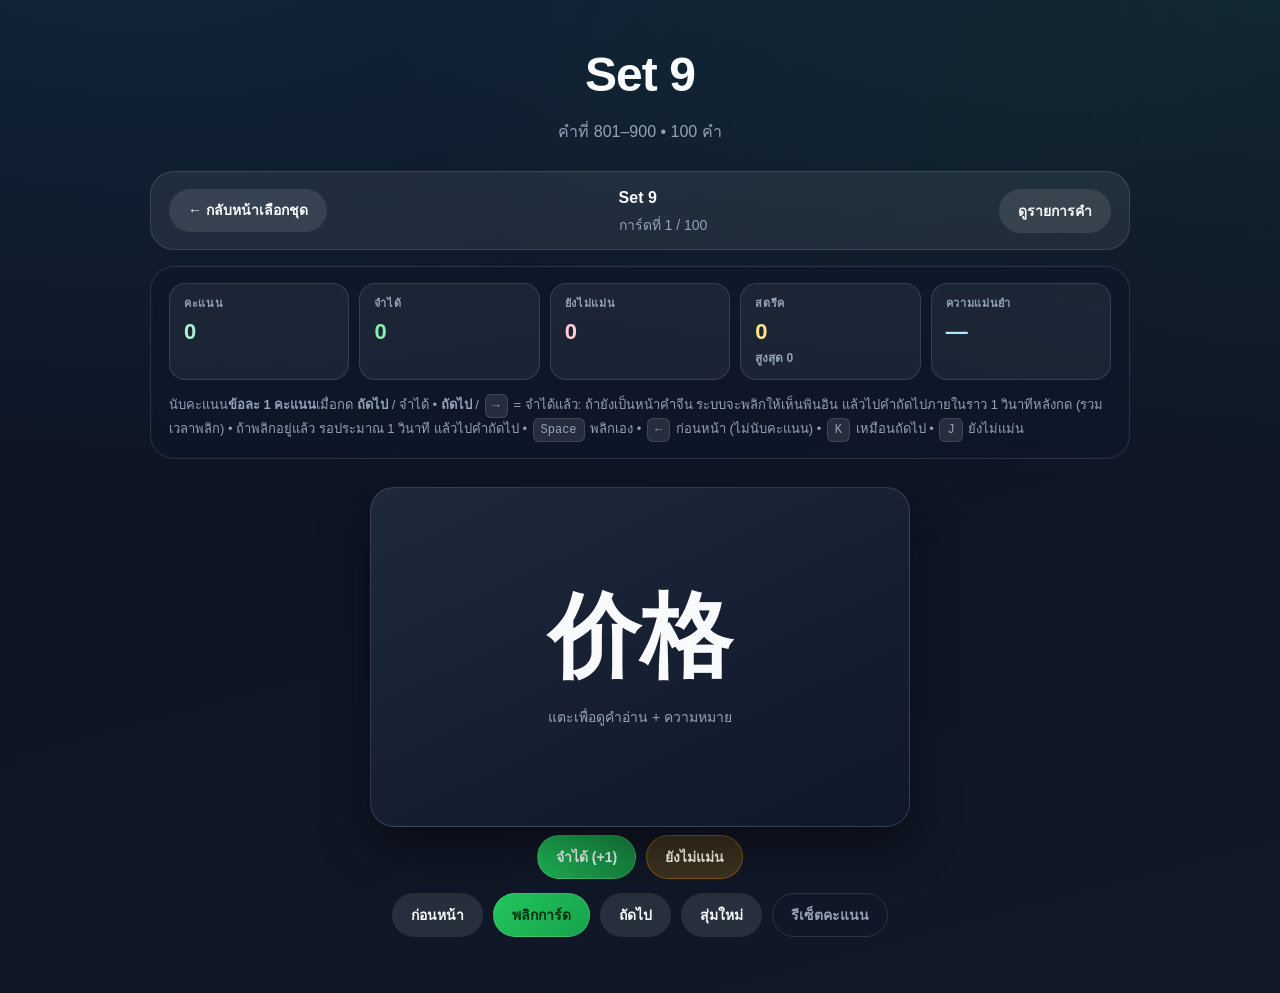
<file: set9.html>
<!DOCTYPE html><html lang="th"><head><meta charset="UTF-8"><meta name="viewport" content="width=device-width, initial-scale=1.0"><title>HSK Flashcards - Set 9</title><link rel="stylesheet" href="assets/style.css"></head><body><header><h1>Set 9</h1><div class="subtitle">คำที่ 801–900 • 100 คำ</div></header><main class="container"><div class="topbar"><a class="back-link" href="index.html">← กลับหน้าเลือกชุด</a><div><strong>Set 9</strong><div class="progress" id="progress"></div></div><button class="btn" onclick="toggleList()">ดูรายการคำ</button></div><section class="card-area"><div class="card" id="card" onclick="flipCard()"><div class="inner"><div class="front"><div class="hanzi" id="frontWord"></div><div class="subtitle">แตะเพื่อดูคำอ่าน + ความหมาย</div></div><div class="back"><div class="pinyin" id="backPinyin"></div><div class="meaning" id="backMeaning"></div></div></div></div></section><div class="controls"><button class="btn" onclick="prevCard()">ก่อนหน้า</button><button class="btn primary" onclick="flipCard()">พลิกการ์ด</button><button class="btn" onclick="nextCard()">ถัดไป</button><button class="btn" onclick="shuffleCards()">สุ่มใหม่</button></div><div id="wordList" class="word-list hidden"></div></main><script>const words = [
  {
    "word": "价格",
    "pinyin": "jiàgé",
    "meaning": "ราคา"
  },
  {
    "word": "假",
    "pinyin": "jiǎ",
    "meaning": "ปลอม, ไม่จริง"
  },
  {
    "word": "坚持",
    "pinyin": "jiānchí",
    "meaning": "ยืนหยัด, ยืนกราน"
  },
  {
    "word": "减肥",
    "pinyin": "jiǎnféi",
    "meaning": "ลดน้าหนัก"
  },
  {
    "word": "减少",
    "pinyin": "jiǎnshǎo",
    "meaning": "ลดน้อยลง"
  },
  {
    "word": "建议",
    "pinyin": "jiànyì",
    "meaning": "ค้าแนะน้า"
  },
  {
    "word": "将来",
    "pinyin": "jiānglái",
    "meaning": "อนาคต"
  },
  {
    "word": "奖金",
    "pinyin": "jiǎngjīn",
    "meaning": "เงินโบนัส"
  },
  {
    "word": "降低",
    "pinyin": "jiàngdī",
    "meaning": "ลดลง"
  },
  {
    "word": "交",
    "pinyin": "jiāo",
    "meaning": "คบ"
  },
  {
    "word": "交流",
    "pinyin": "jiāoliú",
    "meaning": "แลกเปลี่ยน"
  },
  {
    "word": "交通",
    "pinyin": "jiāotōng",
    "meaning": "คมนาคม"
  },
  {
    "word": "郊区",
    "pinyin": "jiāoqū",
    "meaning": "ชานเมือง"
  },
  {
    "word": "骄傲",
    "pinyin": "jiāo’ào",
    "meaning": "หยิ่งยโส"
  },
  {
    "word": "饺子",
    "pinyin": "jiǎozi",
    "meaning": "เกี๊ยวต้ม"
  },
  {
    "word": "教授",
    "pinyin": "jiàoshòu",
    "meaning": "ศาสตราจารย์"
  },
  {
    "word": "教育",
    "pinyin": "jiàoyù",
    "meaning": "สอน"
  },
  {
    "word": "接受",
    "pinyin": "jiēshòu",
    "meaning": "ยอมรับ"
  },
  {
    "word": "接着",
    "pinyin": "jiēzhe",
    "meaning": "ต่อ"
  },
  {
    "word": "节",
    "pinyin": "jié",
    "meaning": "คาบเรียนท่อน"
  },
  {
    "word": "节约",
    "pinyin": "jiéyuē",
    "meaning": "ประหยัด"
  },
  {
    "word": "结果",
    "pinyin": "jiéguǒ",
    "meaning": "ผล, ผลลัพธ์"
  },
  {
    "word": "解释",
    "pinyin": "jiěshì",
    "meaning": "ค้าอธิบาย"
  },
  {
    "word": "尽管",
    "pinyin": "jǐnguǎn",
    "meaning": "แม้ว่า"
  },
  {
    "word": "紧张",
    "pinyin": "jǐnzhāng",
    "meaning": "ตื่นเต้น"
  },
  {
    "word": "进行",
    "pinyin": "jì nxí ng",
    "meaning": "ด้าเนินการ"
  },
  {
    "word": "禁止",
    "pinyin": "jìnzhǐ",
    "meaning": "ห้าม"
  },
  {
    "word": "京剧",
    "pinyin": "jīngjù",
    "meaning": "อุปรากรจีน"
  },
  {
    "word": "经济",
    "pinyin": "jīngjì",
    "meaning": "เศรษฐกิจ"
  },
  {
    "word": "经历",
    "pinyin": "jīnglì",
    "meaning": "ประสบการณ์"
  },
  {
    "word": "经验",
    "pinyin": "jīngyàn",
    "meaning": "ประสบการณ์"
  },
  {
    "word": "精彩",
    "pinyin": "jīngcǎi",
    "meaning": "(การแสดง) สนุก, ยอดเยี่ยม"
  },
  {
    "word": "景色",
    "pinyin": "jǐngsè",
    "meaning": "วิวทิวทัศน์"
  },
  {
    "word": "警察",
    "pinyin": "jǐngchá",
    "meaning": "ต้ารวจ"
  },
  {
    "word": "竞争",
    "pinyin": "jìngzhēng",
    "meaning": "แข่งขัน"
  },
  {
    "word": "竟然",
    "pinyin": "jì ngrán",
    "meaning": "คิดไม่ถึงว่า"
  },
  {
    "word": "镜子",
    "pinyin": "jì ngzi",
    "meaning": "กระจก"
  },
  {
    "word": "究竟",
    "pinyin": "jiūjìng",
    "meaning": "ตกลงว่า"
  },
  {
    "word": "举",
    "pinyin": "jǔ",
    "meaning": "ยก, ชูขึน"
  },
  {
    "word": "举办",
    "pinyin": "jǔbàn",
    "meaning": "จัด (งาน)"
  },
  {
    "word": "举行",
    "pinyin": "jǔxíng",
    "meaning": "จัด, เปิด (งาน)"
  },
  {
    "word": "拒绝",
    "pinyin": "jùjué",
    "meaning": "ปฏิเสธ"
  },
  {
    "word": "距离",
    "pinyin": "jùlí",
    "meaning": "ห่างจาก"
  },
  {
    "word": "聚会",
    "pinyin": "jùhuì",
    "meaning": "งานนัดพบปะงานชุมนุม"
  },
  {
    "word": "开玩笑",
    "pinyin": "kāi wánxiào",
    "meaning": "ล้อเล่น"
  },
  {
    "word": "开心",
    "pinyin": "kāixīn",
    "meaning": "อย่างสุขใจ"
  },
  {
    "word": "看法",
    "pinyin": "kànfǎ",
    "meaning": "ความเห็น"
  },
  {
    "word": "考虑",
    "pinyin": "kǎolǜ",
    "meaning": "พิจารณา"
  },
  {
    "word": "科学",
    "pinyin": "kēxué",
    "meaning": "วิทยาศาสตร์"
  },
  {
    "word": "棵",
    "pinyin": "kē",
    "meaning": "ต้น"
  },
  {
    "word": "咳嗽",
    "pinyin": "késou",
    "meaning": "ไอ"
  },
  {
    "word": "可怜",
    "pinyin": "kělián",
    "meaning": "น่าสงสาร"
  },
  {
    "word": "可是",
    "pinyin": "kěshì",
    "meaning": "แต่ว่า"
  },
  {
    "word": "可惜",
    "pinyin": "kěxī",
    "meaning": "เสียดาย"
  },
  {
    "word": "客厅",
    "pinyin": "kètīng",
    "meaning": "ห้องรับแขก"
  },
  {
    "word": "肯定",
    "pinyin": "kěndìng",
    "meaning": "แน่นอน"
  },
  {
    "word": "空",
    "pinyin": "kōng",
    "meaning": "ว่างเปล่า"
  },
  {
    "word": "空气",
    "pinyin": "kōngqì",
    "meaning": "อากาศ"
  },
  {
    "word": "恐怕",
    "pinyin": "kǒngpà",
    "meaning": "เกรงว่า"
  },
  {
    "word": "苦",
    "pinyin": "kǔ",
    "meaning": "ขม"
  },
  {
    "word": "矿泉水",
    "pinyin": "kuàngquánshuǐ",
    "meaning": "น้าแร่"
  },
  {
    "word": "困",
    "pinyin": "kùn",
    "meaning": "ง่วง"
  },
  {
    "word": "困难",
    "pinyin": "kùnnan",
    "meaning": "ยากล้าบาก"
  },
  {
    "word": "垃圾桶",
    "pinyin": "lājītǒng",
    "meaning": "ถังขยะ"
  },
  {
    "word": "拉",
    "pinyin": "lā",
    "meaning": "ดึง, จูง"
  },
  {
    "word": "辣",
    "pinyin": "là",
    "meaning": "เผ็ด"
  },
  {
    "word": "来不及",
    "pinyin": "láibují",
    "meaning": "ไม่ทัน"
  },
  {
    "word": "来得及",
    "pinyin": "láidejí",
    "meaning": "ทัน"
  },
  {
    "word": "来自",
    "pinyin": "láizì",
    "meaning": "มาจาก"
  },
  {
    "word": "懒",
    "pinyin": "lǎn",
    "meaning": "ขีเกียจ"
  },
  {
    "word": "浪费",
    "pinyin": "làngfèi",
    "meaning": "สินเปลือง"
  },
  {
    "word": "浪漫",
    "pinyin": "làngmàn",
    "meaning": "โรแมนติก"
  },
  {
    "word": "老虎",
    "pinyin": "lǎohǔ",
    "meaning": "เสือ"
  },
  {
    "word": "冷静",
    "pinyin": "lěngjìng",
    "meaning": "ใจเย็น, มีสติ"
  },
  {
    "word": "离婚",
    "pinyin": "hūn lí",
    "meaning": "หย่า"
  },
  {
    "word": "礼拜天",
    "pinyin": "lǐbàitiān",
    "meaning": "วันอาทิตย์"
  },
  {
    "word": "礼貌",
    "pinyin": "lǐmào",
    "meaning": "มารยาท"
  },
  {
    "word": "理发",
    "pinyin": "lǐfà",
    "meaning": "ตัดผม, ท้าผม"
  },
  {
    "word": "理解",
    "pinyin": "lǐjiě",
    "meaning": "เข้าใจ"
  },
  {
    "word": "理想",
    "pinyin": "lǐxiǎng",
    "meaning": "ที่น่าพอใจ"
  },
  {
    "word": "力气",
    "pinyin": "lì qi",
    "meaning": "ก้าลัง, แรง"
  },
  {
    "word": "厉害",
    "pinyin": "lì hai",
    "meaning": "อย่างหนักเก่ง,อย่างรุนแรง"
  },
  {
    "word": "俩",
    "pinyin": "liǎ",
    "meaning": "สองคน"
  },
  {
    "word": "连",
    "pinyin": "lián",
    "meaning": "ติดๆกัน"
  },
  {
    "word": "联系",
    "pinyin": "liánxì",
    "meaning": "ความเกี่ยวข้อง"
  },
  {
    "word": "凉快",
    "pinyin": "liángkuai",
    "meaning": "เย็นสบาย"
  },
  {
    "word": "零钱",
    "pinyin": "lí ngqián",
    "meaning": "เงินย่อย"
  },
  {
    "word": "另外",
    "pinyin": "lì ngwài",
    "meaning": "อื่น"
  },
  {
    "word": "留",
    "pinyin": "liú",
    "meaning": "อยู่กับที่"
  },
  {
    "word": "流利",
    "pinyin": "liúlì",
    "meaning": "คล่องแคล่ว"
  },
  {
    "word": "流行",
    "pinyin": "liúxí ng",
    "meaning": "ฮิต"
  },
  {
    "word": "旅行",
    "pinyin": "lǚxí ng",
    "meaning": "ท่องเที่ยว"
  },
  {
    "word": "律师",
    "pinyin": "lǜshī",
    "meaning": "ทนายความ"
  },
  {
    "word": "乱",
    "pinyin": "luàn",
    "meaning": "ยุง่ , ไม่เป็นระเบียบ"
  },
  {
    "word": "麻烦",
    "pinyin": "máfan",
    "meaning": "รบกวน"
  },
  {
    "word": "马虎",
    "pinyin": "mǎhu",
    "meaning": "ลวกๆ, สะเพร่า"
  },
  {
    "word": "满",
    "pinyin": "mǎn",
    "meaning": "เต็ม"
  },
  {
    "word": "毛",
    "pinyin": "máo",
    "meaning": "เหมา (1 ใน 10 ของหยวน)"
  },
  {
    "word": "毛巾",
    "pinyin": "máojīn",
    "meaning": "ผ้าขนหนู"
  },
  {
    "word": "美好",
    "pinyin": "měihǎo",
    "meaning": "ดี, ดีงาม"
  }
];</script><script src="assets/script.js"></script></body></html>
</file>
<file: assets/style.css>
:root {
  --bg0: #0c1222;
  --bg1: #111827;
  --surface: rgba(255, 255, 255, 0.07);
  --surface-hover: rgba(255, 255, 255, 0.14);
  --border: rgba(255, 255, 255, 0.12);
  --text: #f8fafc;
  --muted: #94a3b8;
  --accent: #22c55e;
  --accent-soft: rgba(34, 197, 94, 0.2);
  --warn: #f59e0b;
  --warn-soft: rgba(245, 158, 11, 0.2);
  --danger: #fb7185;
  --card-front0: #1e293b;
  --card-front1: #0f172a;
  --card-back0: #14b8a6;
  --card-back1: #3b82f6;
  --shadow: 0 20px 50px rgba(0, 0, 0, 0.45);
  --radius-lg: 24px;
  --radius-pill: 999px;
  --font: -apple-system, BlinkMacSystemFont, "Segoe UI", "Noto Sans Thai", "Noto Sans SC", Arial,
    sans-serif;
}

*,
*::before,
*::after {
  box-sizing: border-box;
}

html {
  scroll-behavior: smooth;
}

body {
  margin: 0;
  font-family: var(--font);
  background: radial-gradient(1200px 600px at 10% -10%, rgba(56, 189, 248, 0.12), transparent),
    radial-gradient(900px 500px at 100% 0%, rgba(52, 211, 153, 0.1), transparent),
    linear-gradient(165deg, var(--bg0), var(--bg1));
  color: var(--text);
  min-height: 100vh;
  line-height: 1.45;
}

header {
  text-align: center;
  padding: clamp(24px, 5vw, 40px) 16px 12px;
}

h1 {
  margin: 0;
  font-size: clamp(26px, 5.5vw, 48px);
  font-weight: 800;
  letter-spacing: -0.02em;
}

.subtitle {
  color: var(--muted);
  margin-top: 10px;
  font-size: clamp(14px, 2.8vw, 16px);
}

.home-lead {
  max-width: 42rem;
  margin: 18px auto 0;
  padding: 0 16px;
  font-size: 15px;
  color: #cbd5e1;
  line-height: 1.6;
}

.home-lead strong {
  color: #e2e8f0;
  font-weight: 700;
}

.container {
  width: min(980px, 94vw);
  margin: 0 auto;
  padding: 16px 0 56px;
}

.grid {
  display: grid;
  grid-template-columns: repeat(auto-fit, minmax(160px, 1fr));
  gap: 16px;
}

.set-link {
  display: block;
  text-decoration: none;
  color: var(--text);
  background: var(--surface);
  border: 1px solid var(--border);
  border-radius: var(--radius-lg);
  padding: 22px 18px;
  transition: transform 0.2s ease, background 0.2s ease, border-color 0.2s ease, box-shadow 0.2s ease;
  box-shadow: 0 4px 24px rgba(0, 0, 0, 0.2);
}

.set-link:hover {
  transform: translateY(-3px);
  background: var(--surface-hover);
  border-color: rgba(255, 255, 255, 0.22);
  box-shadow: var(--shadow);
}

.set-link:focus-visible {
  outline: 2px solid var(--accent);
  outline-offset: 3px;
}

.set-title {
  font-size: 20px;
  font-weight: 800;
}

.set-desc {
  color: var(--muted);
  margin-top: 8px;
  font-size: 14px;
}

.topbar {
  display: flex;
  justify-content: space-between;
  align-items: center;
  gap: 14px;
  flex-wrap: wrap;
  margin-bottom: 16px;
  padding: 14px 18px;
  background: var(--surface);
  border: 1px solid var(--border);
  border-radius: var(--radius-lg);
}

.back-link,
.btn {
  border: 1px solid transparent;
  border-radius: var(--radius-pill);
  padding: 10px 18px;
  background: rgba(255, 255, 255, 0.1);
  color: var(--text);
  text-decoration: none;
  cursor: pointer;
  font-weight: 700;
  font-size: 14px;
  font-family: inherit;
  transition: background 0.15s ease, transform 0.12s ease, border-color 0.15s ease;
}

.back-link:hover,
.btn:hover {
  background: rgba(255, 255, 255, 0.18);
}

.btn:active {
  transform: scale(0.98);
}

.btn:focus-visible,
.back-link:focus-visible {
  outline: 2px solid #38bdf8;
  outline-offset: 2px;
}

.btn:disabled {
  opacity: 0.45;
  cursor: not-allowed;
  transform: none;
}

.primary {
  background: linear-gradient(135deg, #22c55e, #16a34a);
  color: #052e16;
  border-color: rgba(255, 255, 255, 0.15);
}

.primary:hover {
  background: linear-gradient(135deg, #4ade80, #22c55e);
}

.score-wrap {
  margin-bottom: 20px;
  padding: 16px 18px;
  background: rgba(15, 23, 42, 0.65);
  border: 1px solid var(--border);
  border-radius: var(--radius-lg);
  backdrop-filter: blur(10px);
}

.score-chips {
  display: flex;
  flex-wrap: wrap;
  gap: 10px;
  align-items: stretch;
}

.chip {
  flex: 1 1 120px;
  min-width: 100px;
  padding: 12px 14px;
  border-radius: 16px;
  background: rgba(255, 255, 255, 0.06);
  border: 1px solid var(--border);
  display: flex;
  flex-direction: column;
  gap: 4px;
}

.chip-label {
  font-size: 11px;
  text-transform: uppercase;
  letter-spacing: 0.06em;
  color: var(--muted);
  font-weight: 700;
}

.chip-value {
  font-size: 22px;
  font-weight: 800;
  font-variant-numeric: tabular-nums;
}

.chip-sub {
  display: block;
  font-size: 12px;
  font-weight: 600;
  color: var(--muted);
  margin-top: 2px;
}

.chip-score .chip-value {
  color: #a7f3d0;
}

.chip-good .chip-value {
  color: #86efac;
}

.chip-bad .chip-value {
  color: #fecdd3;
}

.chip-streak .chip-value {
  color: #fde68a;
}

.chip-acc .chip-value {
  color: #bae6fd;
}

.score-hint {
  margin: 14px 0 0;
  font-size: 13px;
  color: var(--muted);
  line-height: 1.5;
}

.score-hint kbd {
  display: inline-block;
  padding: 2px 7px;
  margin: 0 2px;
  border-radius: 6px;
  background: rgba(255, 255, 255, 0.1);
  border: 1px solid var(--border);
  font-size: 12px;
  font-family: ui-monospace, monospace;
}

.score-actions {
  display: flex;
  justify-content: center;
  flex-wrap: wrap;
  gap: 10px;
  margin-bottom: 14px;
}

.btn-know {
  background: linear-gradient(135deg, #22c55e, #15803d);
  color: #ecfdf5;
  border-color: rgba(255, 255, 255, 0.12);
}

.btn-know:hover:not(:disabled) {
  background: linear-gradient(135deg, #4ade80, #16a34a);
}

.btn-unsure {
  background: var(--warn-soft);
  color: #fffbeb;
  border-color: rgba(245, 158, 11, 0.35);
}

.btn-unsure:hover {
  background: rgba(245, 158, 11, 0.35);
}

.btn-reset {
  background: transparent;
  color: var(--muted);
  border-color: var(--border);
  font-weight: 600;
}

.btn-reset:hover {
  color: var(--text);
  border-color: rgba(251, 113, 133, 0.5);
}

.card-area {
  display: grid;
  place-items: center;
  padding: 8px 0;
}

.card {
  width: min(540px, 92vw);
  height: clamp(260px, 42vw, 340px);
  perspective: 1400px;
  cursor: pointer;
  transition: transform 0.25s ease;
}

.card:hover {
  transform: translateY(-2px);
}

.inner {
  position: relative;
  width: 100%;
  height: 100%;
  transition: transform 0.6s cubic-bezier(0.4, 0, 0.2, 1);
  transform-style: preserve-3d;
}

.card.flipped .inner {
  transform: rotateY(180deg);
}

.card.pulse-good .inner {
  animation: pulseGlow 0.4s ease;
}

.card.pulse-warn .inner {
  animation: pulseWarn 0.4s ease;
}

@keyframes pulseGlow {
  0% {
    filter: drop-shadow(0 0 0 transparent);
  }
  40% {
    filter: drop-shadow(0 0 20px rgba(34, 197, 94, 0.65));
  }
  100% {
    filter: drop-shadow(0 0 0 transparent);
  }
}

@keyframes pulseWarn {
  0% {
    filter: drop-shadow(0 0 0 transparent);
  }
  40% {
    filter: drop-shadow(0 0 18px rgba(245, 158, 11, 0.55));
  }
  100% {
    filter: drop-shadow(0 0 0 transparent);
  }
}

.front,
.back {
  position: absolute;
  inset: 0;
  border-radius: var(--radius-lg);
  -webkit-backface-visibility: hidden;
  backface-visibility: hidden;
  display: flex;
  flex-direction: column;
  justify-content: center;
  align-items: center;
  gap: 12px;
  padding: 28px 22px;
  text-align: center;
  box-shadow: var(--shadow);
}

/* ตอนเป็นหน้าคำจีน ซ่อนด้านหลังจริง ๆ — กันแวบคำแปลของคำถัดไประหว่างอัปเดต DOM + พลิกกลับ */
.card:not(.flipped) .back {
  visibility: hidden;
}

.front {
  background: linear-gradient(155deg, var(--card-front0), var(--card-front1));
  border: 1px solid rgba(255, 255, 255, 0.14);
}

.front .subtitle {
  font-size: 14px;
  max-width: 28ch;
}

.back {
  background: linear-gradient(145deg, var(--card-back0), var(--card-back1));
  color: #042f2e;
  transform: rotateY(180deg);
  border: 1px solid rgba(255, 255, 255, 0.25);
}

.hanzi {
  font-size: clamp(48px, 14vw, 92px);
  font-weight: 900;
  font-family: "Noto Sans SC", "PingFang SC", "Microsoft YaHei", sans-serif;
  line-height: 1.05;
}

.pinyin {
  font-size: clamp(26px, 6vw, 36px);
  font-weight: 800;
}

.meaning {
  font-size: clamp(20px, 4.5vw, 26px);
  font-weight: 700;
  line-height: 1.35;
  color: #0f172a;
}

.progress {
  color: var(--muted);
  margin-top: 6px;
  font-size: 14px;
}

.controls {
  display: flex;
  justify-content: center;
  gap: 10px;
  margin-top: 8px;
  flex-wrap: wrap;
}

.word-list {
  margin-top: 24px;
  overflow: hidden;
  border: 1px solid var(--border);
  border-radius: var(--radius-lg);
  max-height: min(420px, 55vh);
  background: rgba(15, 23, 42, 0.5);
}

.table-scroll {
  overflow: auto;
  max-height: min(420px, 55vh);
}

.hidden {
  display: none;
}

table {
  width: 100%;
  border-collapse: collapse;
  font-size: 14px;
}

th,
td {
  padding: 10px 12px;
  border-bottom: 1px solid rgba(255, 255, 255, 0.08);
  text-align: left;
}

th {
  background: rgba(17, 24, 39, 0.95);
  color: #7dd3fc;
  position: sticky;
  top: 0;
  z-index: 1;
  font-weight: 700;
}

tr:hover td {
  background: rgba(255, 255, 255, 0.03);
}

td:nth-child(2) {
  font-size: 18px;
  font-weight: 800;
}

@media (max-width: 520px) {
  .topbar {
    flex-direction: column;
    align-items: stretch;
  }

  .topbar > div:last-of-type {
    display: flex;
    justify-content: stretch;
  }

  .topbar .btn {
    width: 100%;
  }

  .chip {
    flex: 1 1 45%;
  }

  .score-actions .btn {
    flex: 1 1 40%;
  }
}

@media (prefers-reduced-motion: reduce) {
  *,
  *::before,
  *::after {
    animation-duration: 0.01ms !important;
    animation-iteration-count: 1 !important;
    transition-duration: 0.01ms !important;
  }
}
</file>
